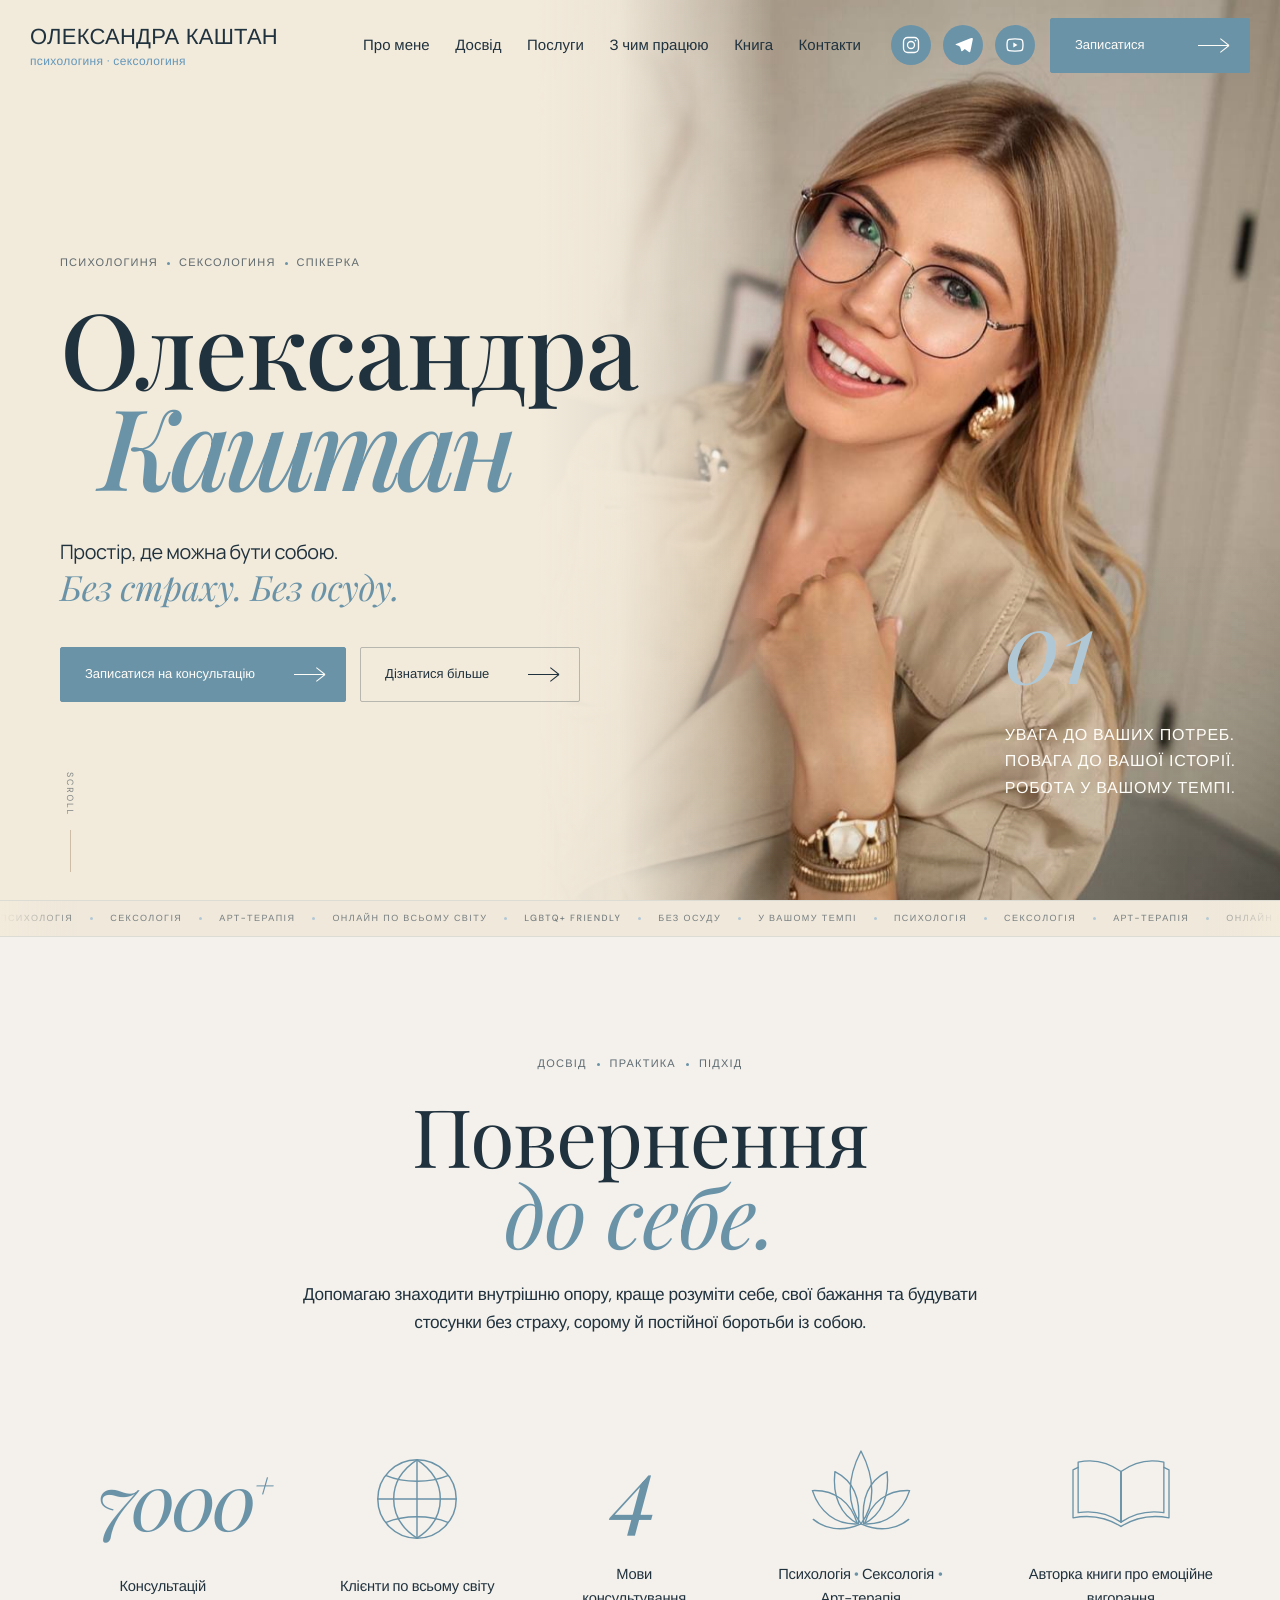
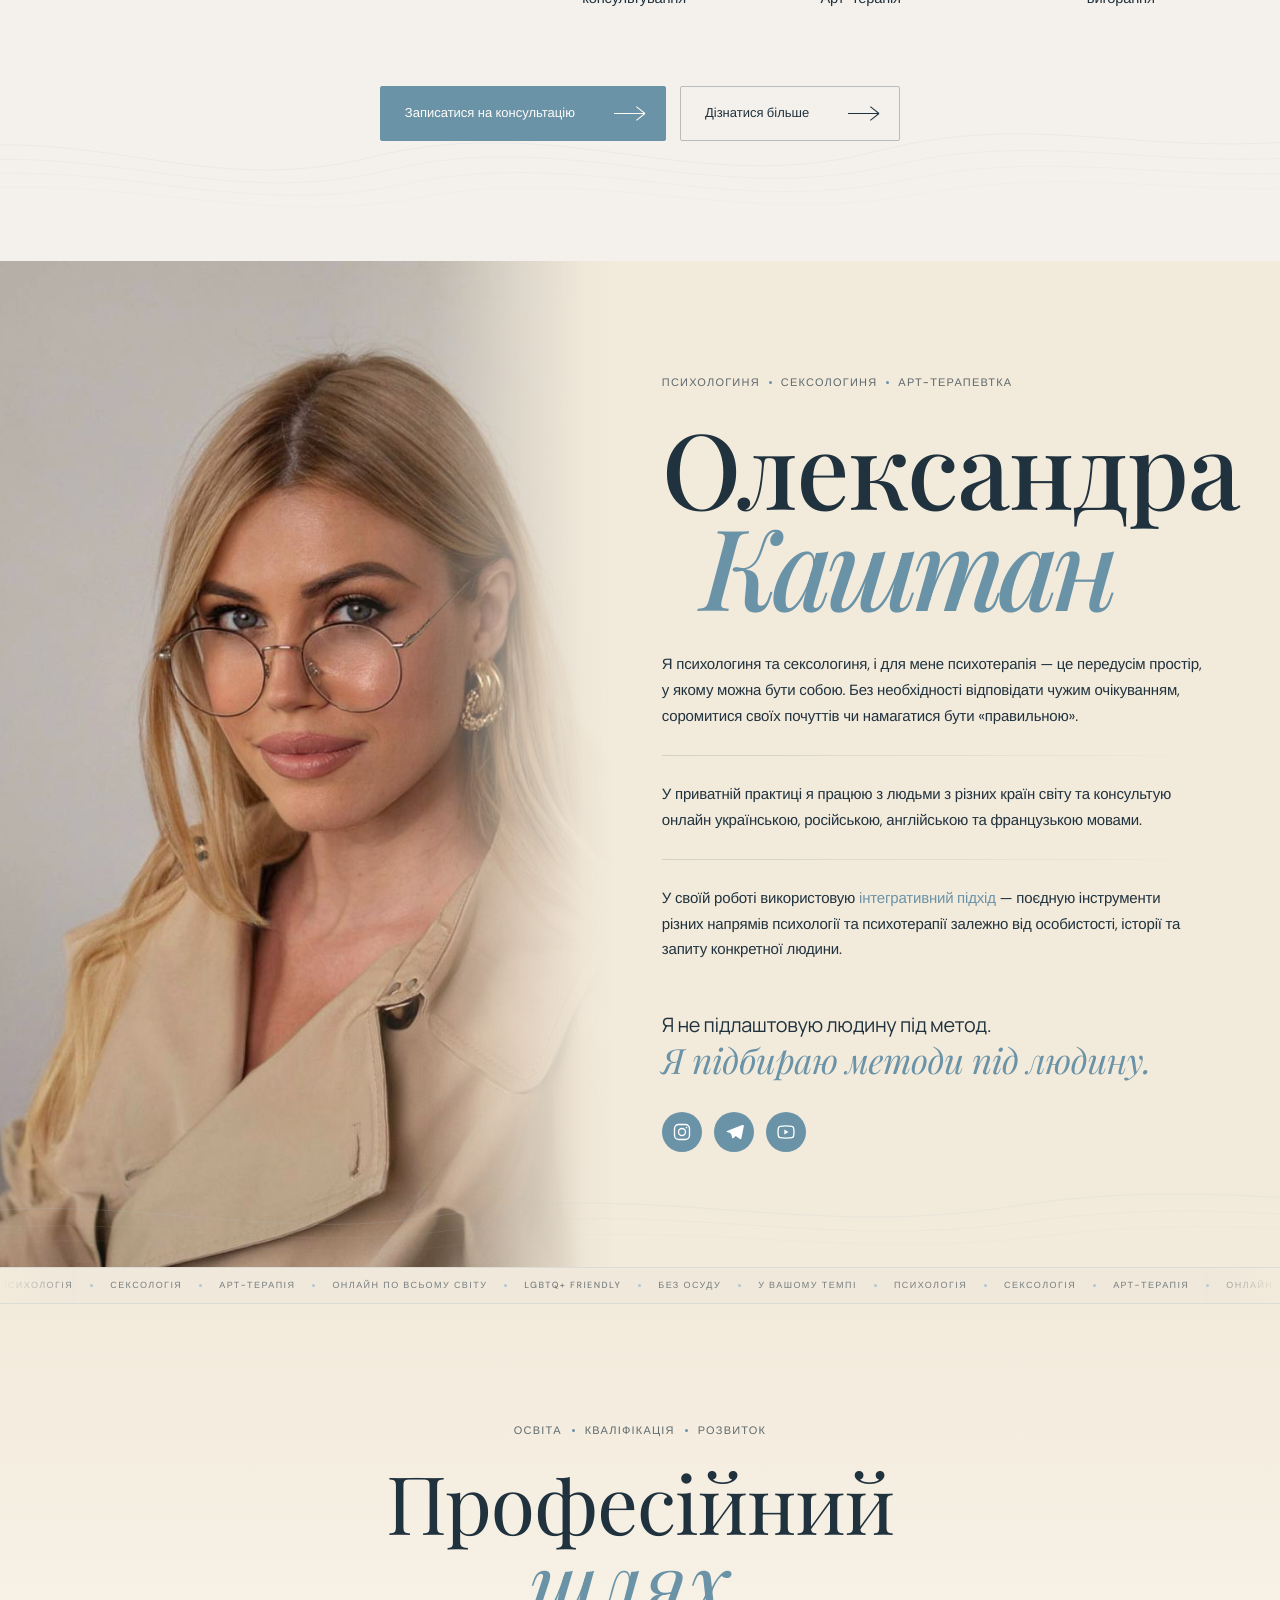
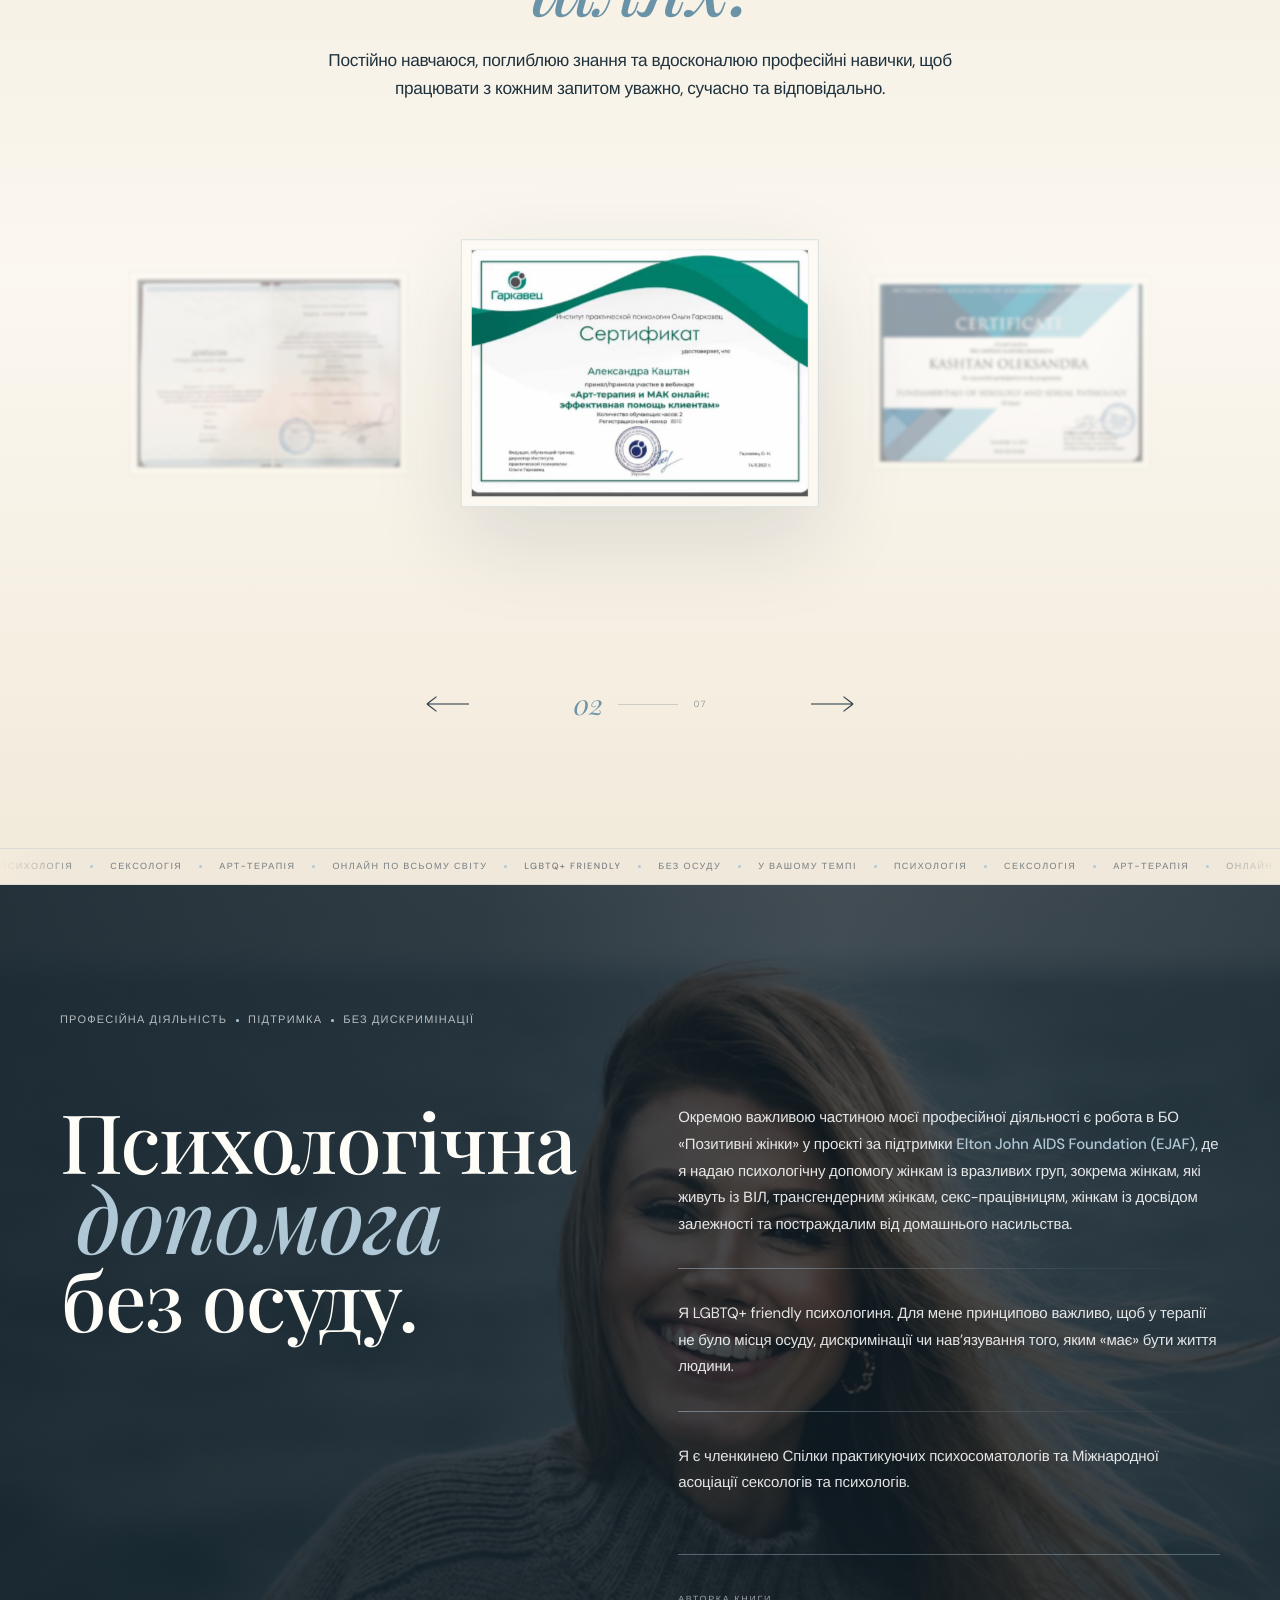
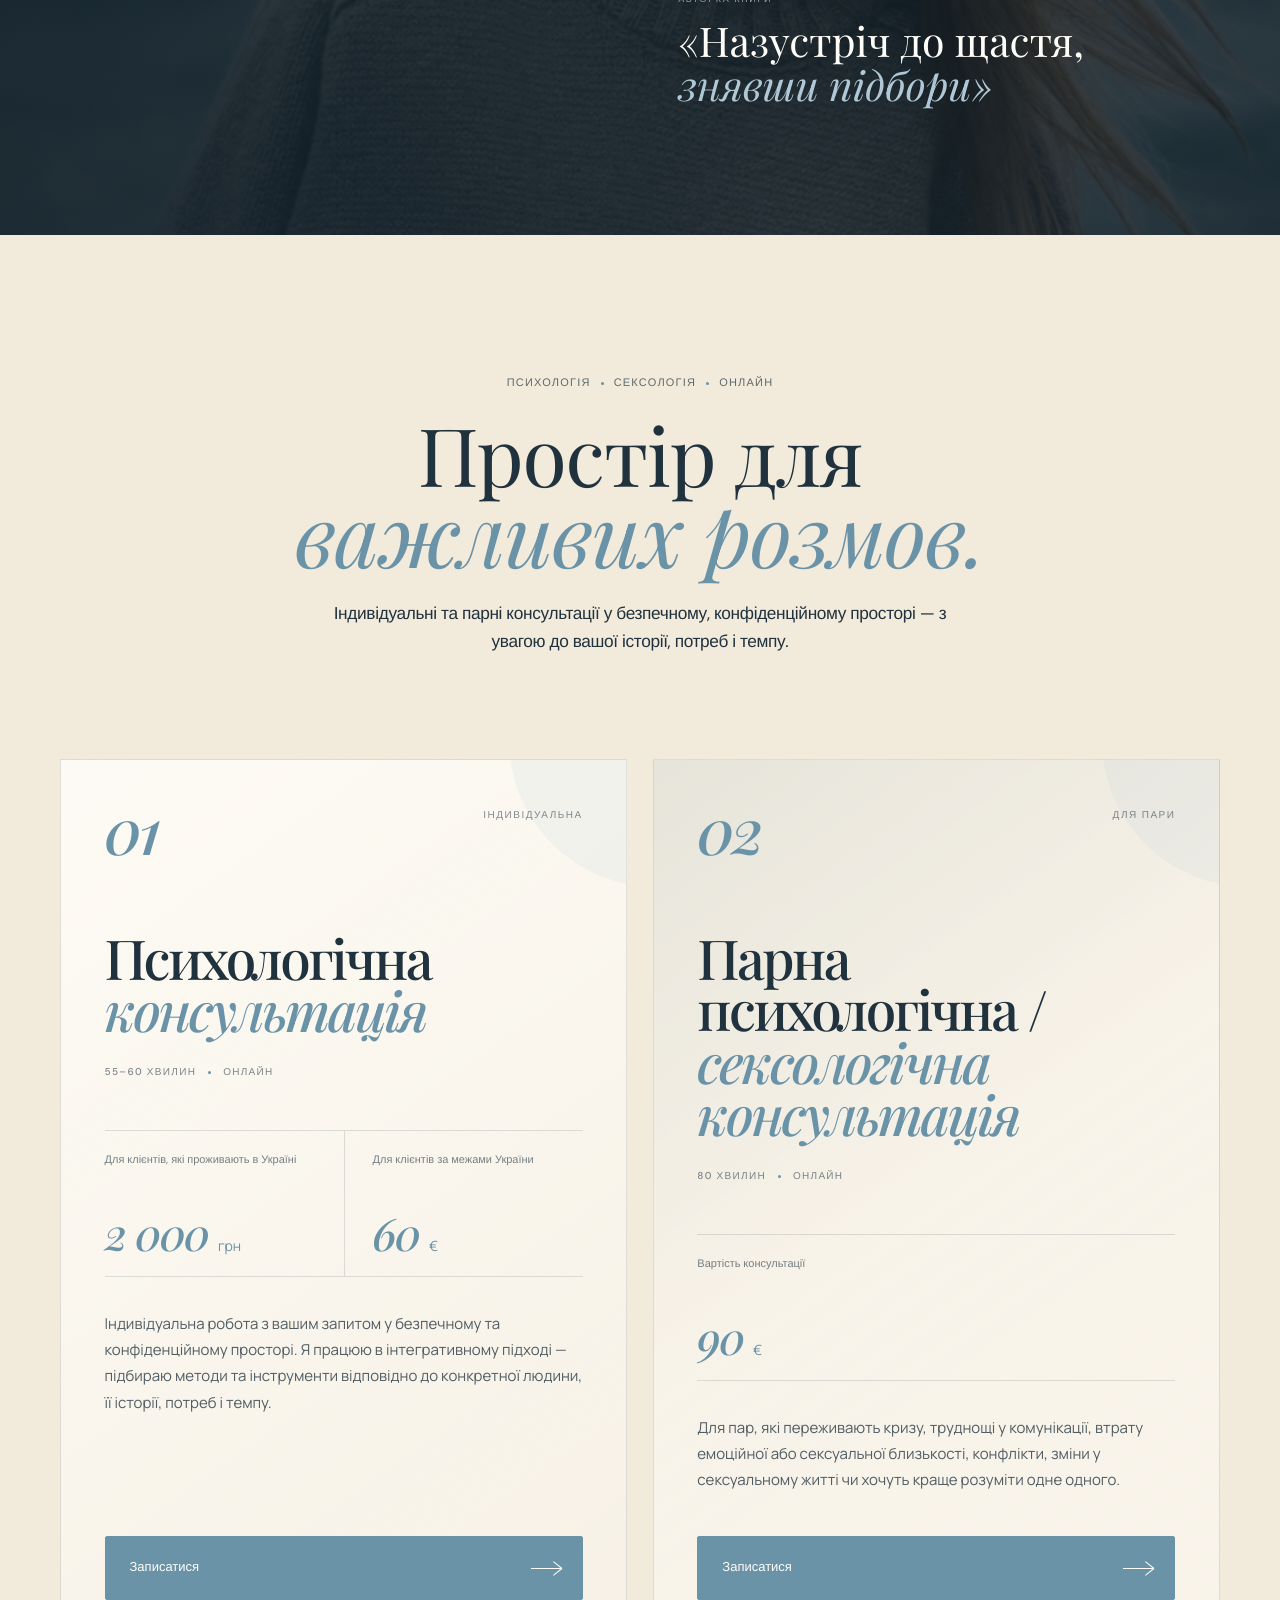
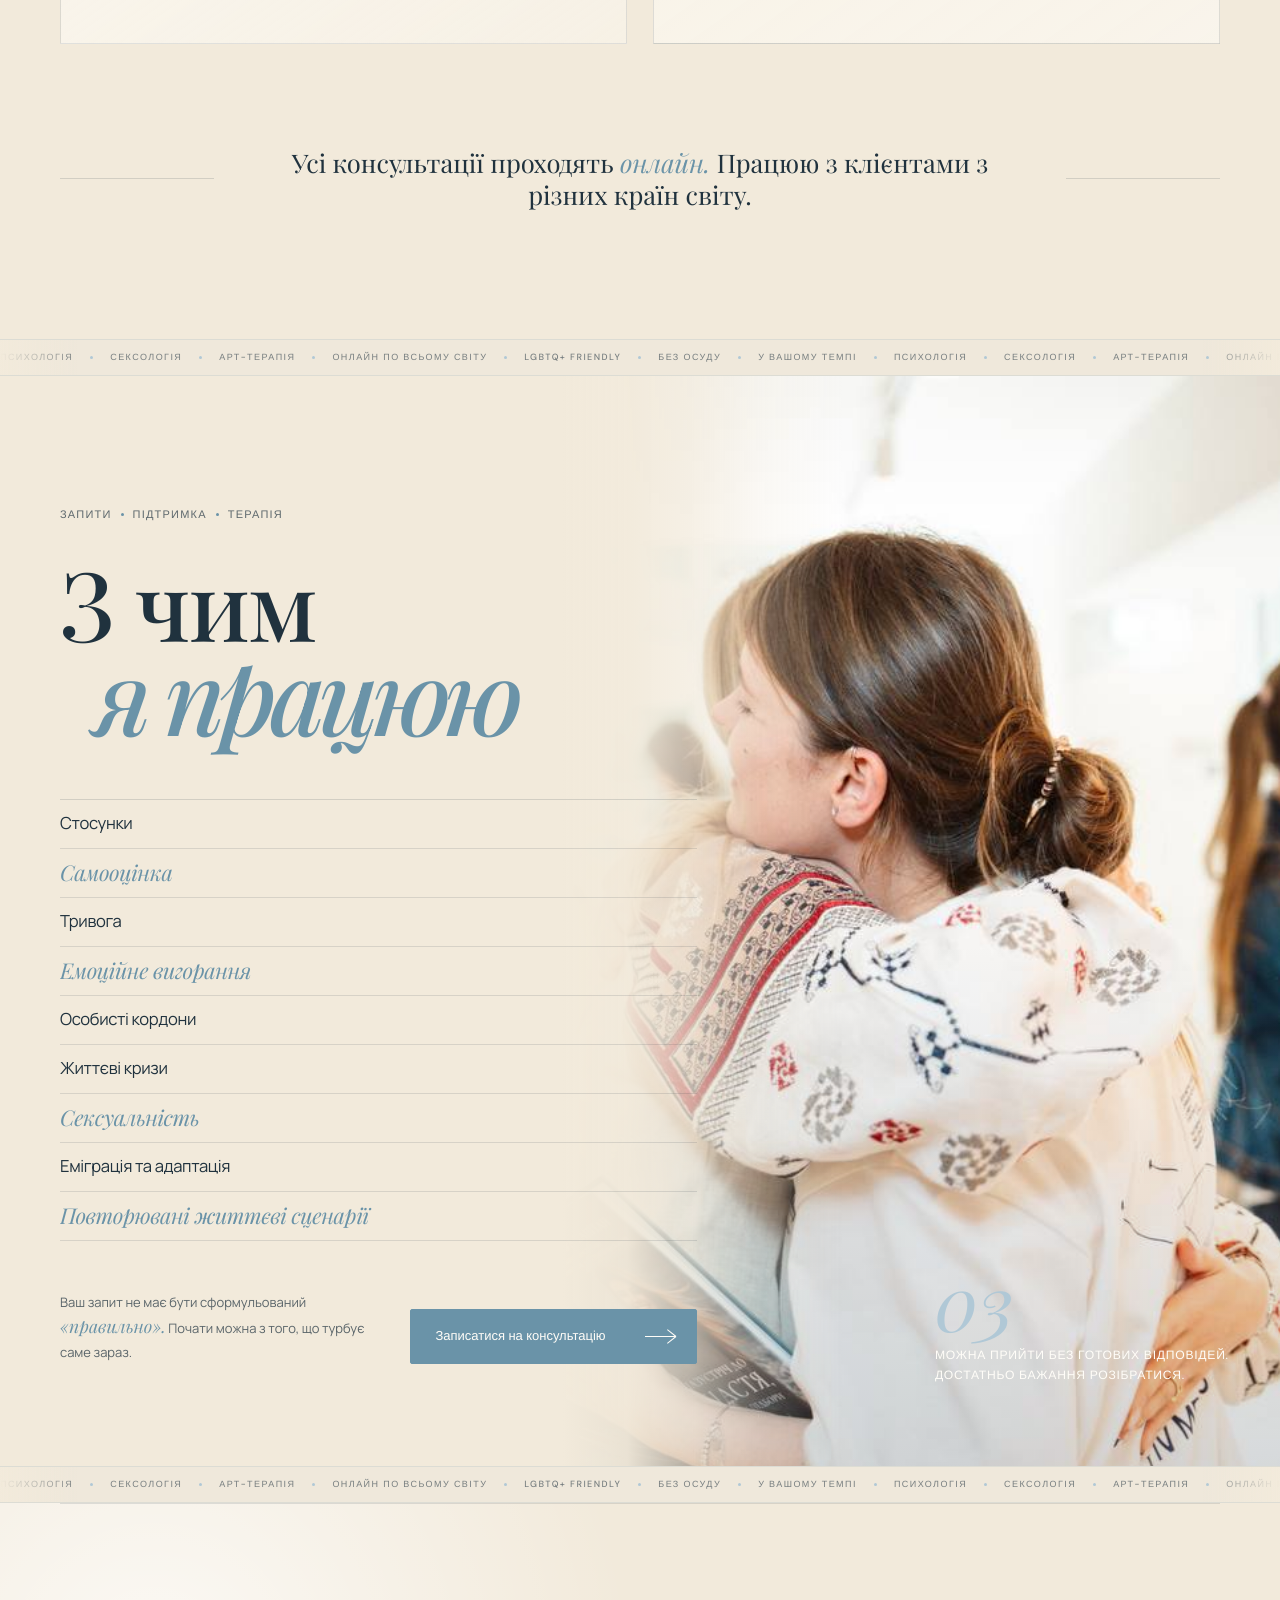
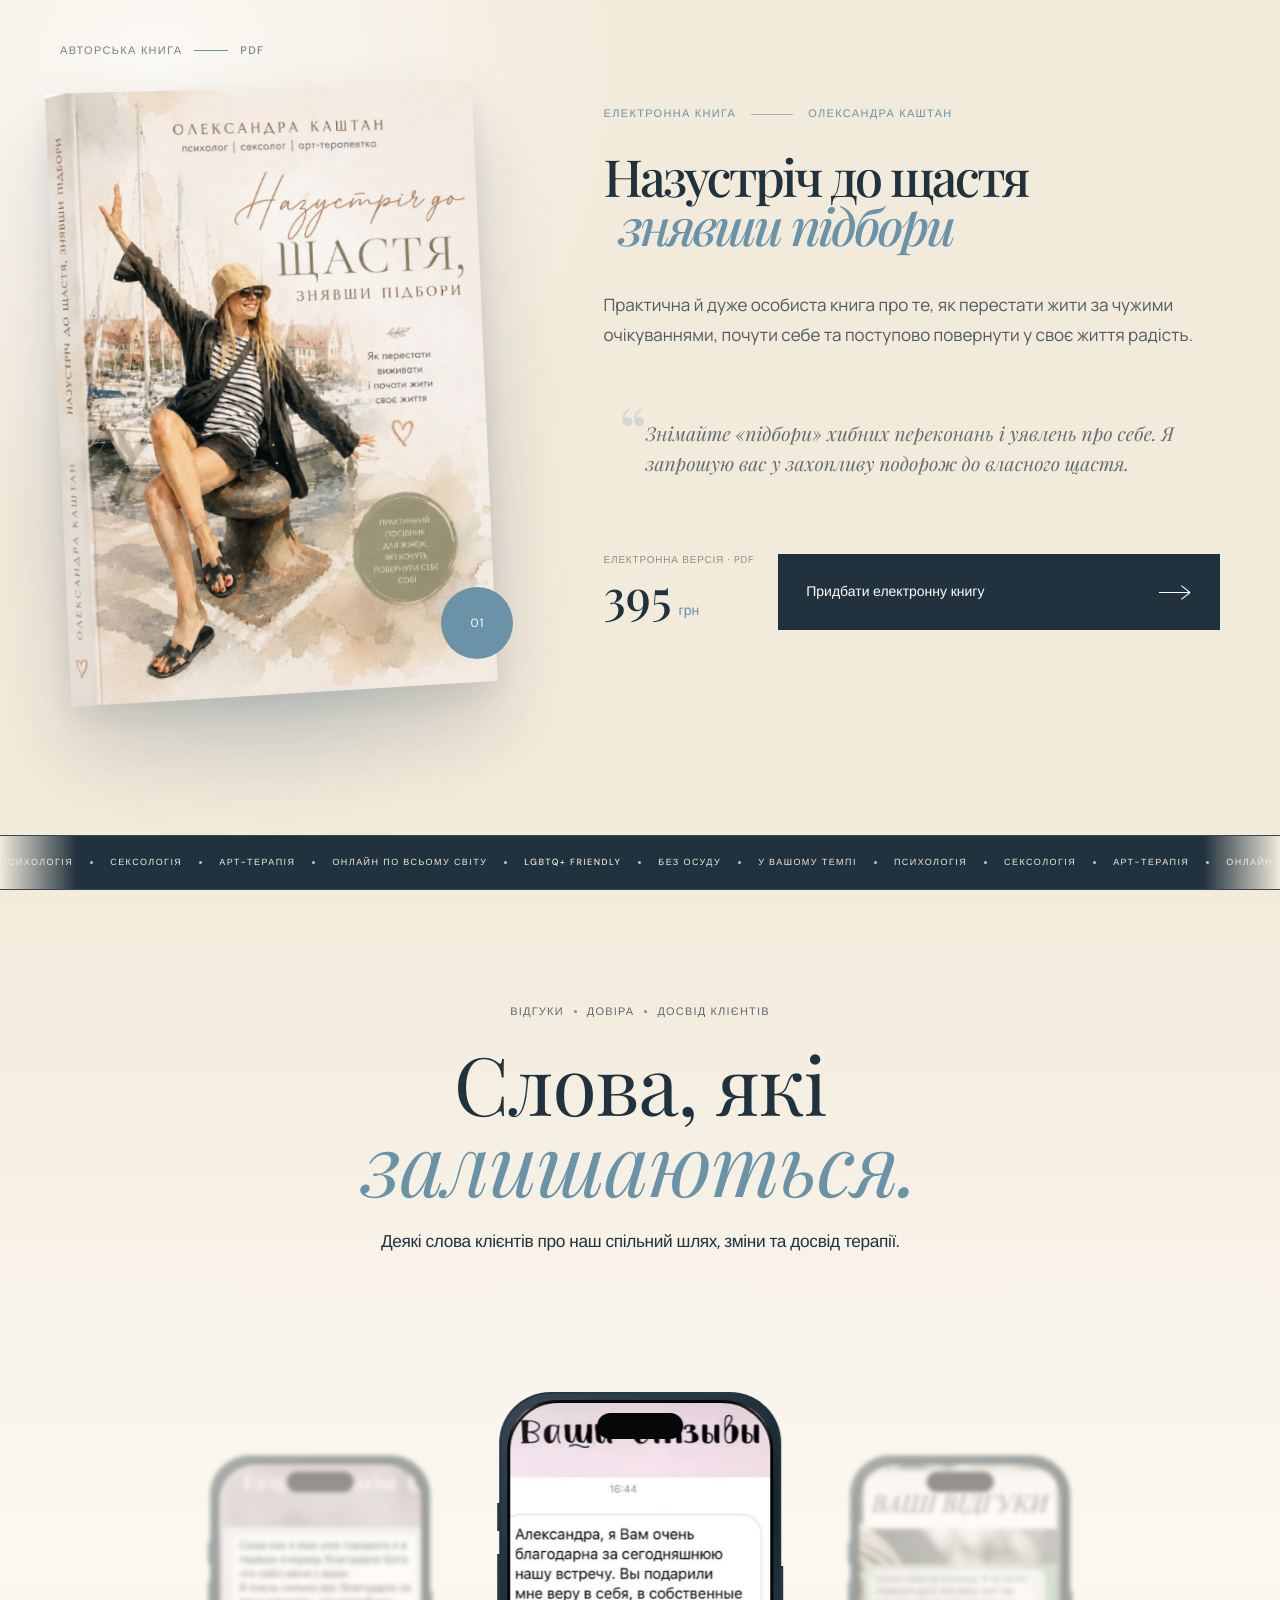
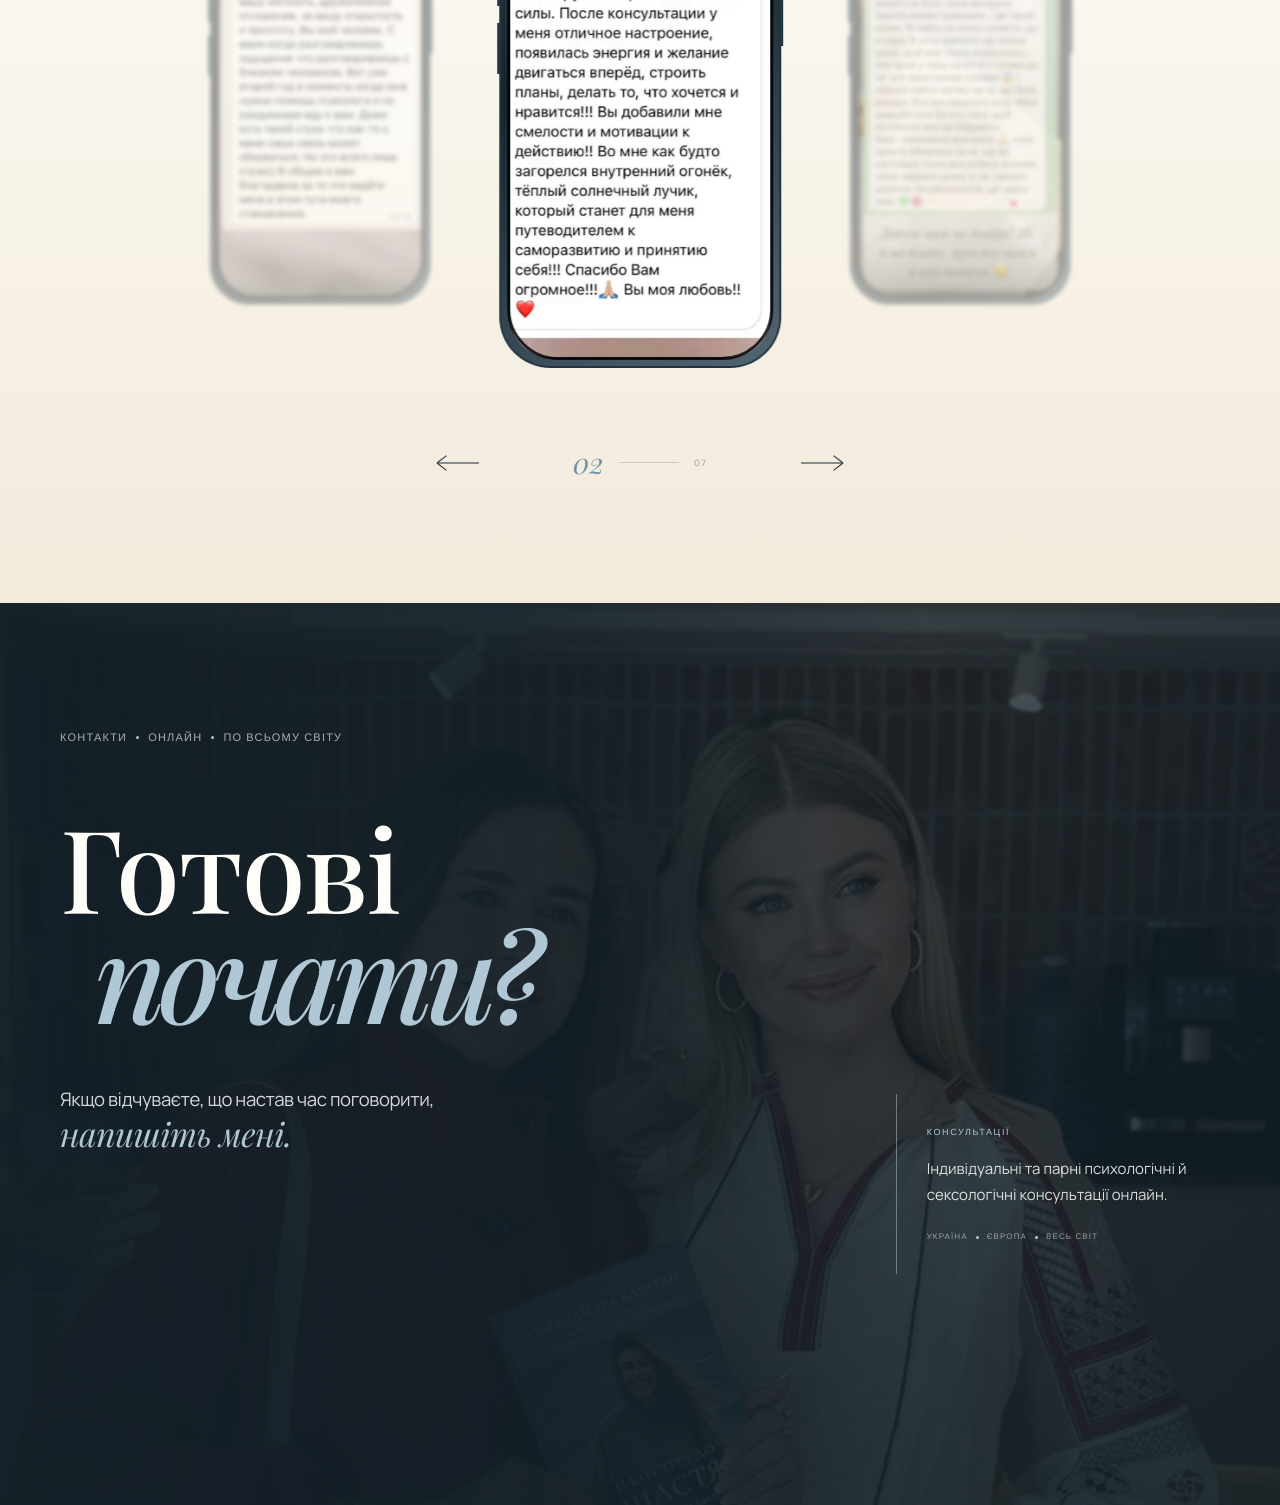
<file: index.html>
<!doctype html>
<html lang="uk">
  <head>
    <meta charset="utf-8" />
    <meta name="viewport" content="width=device-width, initial-scale=1" />
    <meta name="theme-color" content="#F2EADB" />
    <meta
      name="description"
      content="Олександра Каштан — психологиня, сексологиня, арт-терапевтка, авторка. Онлайн-консультації українською, англійською та французькою."
    />
    <title>Олександра Каштан — психологиня та сексологиня</title>
    <link rel="preconnect" href="https://fonts.googleapis.com" />
    <link rel="preconnect" href="https://fonts.gstatic.com" crossorigin />
    <link
      href="https://fonts.googleapis.com/css2?family=DM+Sans:wght@400;500;600&family=Manrope:wght@400;500;600&family=Playfair+Display:ital,wght@0,500;1,500&display=swap"
      rel="stylesheet"
    />
    <link rel="stylesheet" href="style.css" />
    <script src="app.js" defer></script>
  </head>
  <body>
    <div class="site-shell">
      <header class="site-header" data-header>
        <!-- LOGO -->
        <a
          class="brand"
          href="#top"
          aria-label="Олександра Каштан — на головну"
        >
          <span class="brand-copy">
            <strong>Олександра Каштан</strong>
            <small>психологиня · сексологиня</small>
          </span>
        </a>

        <!-- DESKTOP NAV -->
        <nav class="desktop-nav" aria-label="Основна навігація">
          <a href="#about"> Про мене </a>

          <a href="#expertise"> Досвід </a>

          <a href="#services"> Послуги </a>

          <a href="#for-whom"> З чим працюю </a>

          <a href="#book">Книга</a>

          <a href="#contacts"> Контакти </a>
        </nav>

        <!-- ACTIONS -->
        <div class="header-actions">
          <!-- SOCIALS DESKTOP -->
          <div class="socials socials--desktop" aria-label="Соціальні мережі">
            <!-- INSTAGRAM -->
            <a
              href="https://www.instagram.com/sashakashtan/"
              target="_blank"
              rel="noopener noreferrer"
              aria-label="Instagram"
              class="social-link"
            >
              <svg viewBox="0 0 24 24" aria-hidden="true">
                <rect x="3" y="3" width="18" height="18" rx="5" />

                <circle cx="12" cy="12" r="4.2" />

                <circle cx="17.4" cy="6.7" r="1" class="fill-dot" />
              </svg>
            </a>

            <!-- TELEGRAM -->
            <a
              href="https://t.me/Sasha_Kashtan"
              target="_blank"
              rel="noopener noreferrer"
              aria-label="Telegram"
              class="social-link"
            >
              <svg viewBox="0 0 24 24" aria-hidden="true">
                <path
                  class="telegram-fill"
                  d="
              M21 4
              3.7 10.7
              c-.9.4-.9 1 .1 1.3
              l4.4 1.4
              1.7 5.1
              c.2.7.1.9.8.9
              .5 0 .8-.2 1-.4
              l2.4-2.3
              5 3.7
              c.9.5 1.5.2 1.8-.9
              L23.8 5
              c.3-1.3-.5-1.8-1.5-1.4
              L21 4Z
            "
                />

                <path
                  d="
              m8.2 13.4
              10.4-6.5
              c.5-.3.9-.1.6.2
              l-8.6 7.8
              -.3 3.4
            "
                  class="inner-stroke"
                />
              </svg>
            </a>

            <!-- YOUTUBE -->
            <a
              href="#"
              target="_blank"
              rel="noopener noreferrer"
              aria-label="YouTube"
              class="social-link"
            >
              <svg viewBox="0 0 24 24" aria-hidden="true">
                <path
                  d="
              M21.1 7.2
              a2.8 2.8 0 0 0-2-2
              C17.3 4.7 12 4.7 12 4.7
              s-5.3 0-7.1.5
              a2.8 2.8 0 0 0-2 2
              A29 29 0 0 0 2.4 12
              a29 29 0 0 0 .5 4.8
              2.8 2.8 0 0 0 2 2
              c1.8.5 7.1.5 7.1.5
              s5.3 0 7.1-.5
              a2.8 2.8 0 0 0 2-2
              29 29 0 0 0 .5-4.8
              29 29 0 0 0-.5-4.8Z
            "
                />

                <path d="m10 9 5 3-5 3V9Z" class="fill-shape" />
              </svg>
            </a>
          </div>

          <!-- MAIN CTA -->
          <a
            class="btn btn--primary header-cta"
            href="https://t.me/Sasha_Kashtan"
            target="_blank"
            rel="noopener noreferrer"
          >
            <span>Записатися</span>

            <span class="btn-arrow" aria-hidden="true">
              <i></i>
            </span>
          </a>

          <!-- BURGER -->
          <button
            class="menu-toggle"
            type="button"
            aria-expanded="false"
            aria-controls="mobile-menu"
            aria-label="Відкрити меню"
            data-menu-toggle
          >
            <span></span>
            <span></span>
            <span></span>
          </button>
        </div>
      </header>

      <div
        class="mobile-menu"
        id="mobile-menu"
        data-mobile-menu
        aria-hidden="true"
      >
        <div class="mobile-menu__backdrop" data-menu-close></div>

        <div class="mobile-menu__panel">
          <!-- TOP -->
          <div class="mobile-menu__top">
            <span class="mobile-menu__eyebrow"> Навігація </span>

            <button
              class="menu-close"
              type="button"
              aria-label="Закрити меню"
              data-menu-close
            >
              <span></span>
              <span></span>
            </button>
          </div>

          <!-- MOBILE NAV -->
          <nav class="mobile-menu__nav" aria-label="Мобільна навігація">
            <a href="#about">
              <span>01</span>
              Про мене
            </a>

            <a href="#expertise">
              <span>02</span>
              Досвід
            </a>

            <a href="#services">
              <span>03</span>
              Послуги
            </a>

            <a href="#for-whom">
              <span>04</span>
              З чим працюю
            </a>

            <a href="#book">
              <span>05</span>
              Книга
            </a>

            <a href="#contacts">
              <span>06</span>
              Контакти
            </a>
          </nav>

          <!-- FOOTER -->
          <div class="mobile-menu__footer">
            <div class="socials" aria-label="Соціальні мережі">
              <!-- INSTAGRAM -->
              <a
                href="https://www.instagram.com/sashakashtan/"
                target="_blank"
                rel="noopener noreferrer"
                aria-label="Instagram"
                class="social-link"
              >
                <svg viewBox="0 0 24 24" aria-hidden="true">
                  <rect x="3" y="3" width="18" height="18" rx="5" />

                  <circle cx="12" cy="12" r="4.2" />

                  <circle cx="17.4" cy="6.7" r="1" class="fill-dot" />
                </svg>
              </a>

              <!-- TELEGRAM -->
              <a
                href="https://t.me/Sasha_Kashtan"
                target="_blank"
                rel="noopener noreferrer"
                aria-label="Telegram"
                class="social-link"
              >
                <svg viewBox="0 0 24 24" aria-hidden="true">
                  <path
                    class="telegram-fill"
                    d="
                M21 4
                3.7 10.7
                c-.9.4-.9 1 .1 1.3
                l4.4 1.4
                1.7 5.1
                c.2.7.1.9.8.9
                .5 0 .8-.2 1-.4
                l2.4-2.3
                5 3.7
                c.9.5 1.5.2 1.8-.9
                L23.8 5
                c.3-1.3-.5-1.8-1.5-1.4
                L21 4Z
              "
                  />

                  <path
                    d="
                m8.2 13.4
                10.4-6.5
                c.5-.3.9-.1.6.2
                l-8.6 7.8
                -.3 3.4
              "
                    class="inner-stroke"
                  />
                </svg>
              </a>

              <!-- YOUTUBE -->
              <a
                href="#"
                target="_blank"
                rel="noopener noreferrer"
                aria-label="YouTube"
                class="social-link"
              >
                <svg viewBox="0 0 24 24" aria-hidden="true">
                  <path
                    d="
                M21.1 7.2
                a2.8 2.8 0 0 0-2-2
                C17.3 4.7 12 4.7 12 4.7
                s-5.3 0-7.1.5
                a2.8 2.8 0 0 0-2 2
                A29 29 0 0 0 2.4 12
                a29 29 0 0 0 .5 4.8
                2.8 2.8 0 0 0 2 2
                c1.8.5 7.1.5 7.1.5
                s5.3 0 7.1-.5
                a2.8 2.8 0 0 0 2-2
                29 29 0 0 0 .5-4.8
                29 29 0 0 0-.5-4.8Z
              "
                  />

                  <path d="m10 9 5 3-5 3V9Z" class="fill-shape" />
                </svg>
              </a>
            </div>

            <a
              href="https://t.me/Sasha_Kashtan"
              target="_blank"
              rel="noopener noreferrer"
              class="mobile-menu__cta"
            >
              Записатися на консультацію
              <span>↗</span>
            </a>
          </div>
        </div>
      </div>

      <main id="top">
        <section class="hero" aria-labelledby="hero-title">
          <div class="hero-media" aria-hidden="true">
            <img src="img/hero.jpg" alt="" />
            <div class="hero-media__veil"></div>
          </div>

          <div class="hero-copy">
            <div class="hero-kicker reveal" data-reveal>
              <span>Психологиня</span><i></i><span>Сексологиня</span><i></i
              ><span>Спікерка</span>
            </div>

            <h1
              id="hero-title"
              class="hero-title"
              aria-label="Олександра Каштан"
            >
              <span class="hero-title__first reveal" data-reveal
                >Олександра</span
              >
              <span class="hero-title__last reveal" data-reveal>Каштан</span>
            </h1>

            <p class="hero-lead reveal" data-reveal>
              Простір, де можна бути собою. <em>Без страху. Без осуду.</em>
            </p>

            <div class="hero-actions reveal" data-reveal>
              <a class="btn btn--primary" href="https://t.me/Sasha_Kashtan">
                <span>Записатися на консультацію</span>
                <span class="btn-arrow" aria-hidden="true"><i></i></span>
              </a>
              <a class="btn btn--ghost" href="#about">
                <span>Дізнатися більше</span>
                <span class="btn-arrow" aria-hidden="true"><i></i></span>
              </a>
            </div>
          </div>

          <div class="hero-aside reveal" data-reveal>
            <span class="hero-aside__index">01</span>
            <p>
              УВАГА ДО ВАШИХ ПОТРЕБ.<br />
              ПОВАГА ДО ВАШОЇ ІСТОРІЇ.<br />
              РОБОТА У ВАШОМУ ТЕМПІ.
            </p>
          </div>

          <div class="hero-scroll" aria-hidden="true">
            <span>scroll</span>
            <i></i>
          </div>
        </section>
        <div class="marquee" aria-hidden="true">
          <div class="marquee__track">
            <div class="marquee__group">
              <span>Психологія</span>
              <i></i>
              <span>Сексологія</span>
              <i></i>
              <span>Арт-терапія</span>
              <i></i>
              <span>Онлайн по всьому світу</span>
              <i></i>
              <span>LGBTQ+ friendly</span>
              <i></i>
              <span>Без осуду</span>
              <i></i>
              <span>У вашому темпі</span>
              <i></i>
            </div>

            <div class="marquee__group" aria-hidden="true">
              <span>Психологія</span>
              <i></i>
              <span>Сексологія</span>
              <i></i>
              <span>Арт-терапія</span>
              <i></i>
              <span>Онлайн по всьому світу</span>
              <i></i>
              <span>LGBTQ+ friendly</span>
              <i></i>
              <span>Без осуду</span>
              <i></i>
              <span>У вашому темпі</span>
              <i></i>
            </div>
          </div>
        </div>

        <section class="expertise section" id="expertise">
          <div class="expertise__container">
            <div class="section-header">
              <div class="kicker reveal" data-reveal="">
                <span>Досвід</span>
                <i></i>
                <span>Практика</span>
                <i></i>
                <span>Підхід</span>
              </div>

              <h2 class="title reveal" data-reveal="">
                <span data-title-line>Повернення</span>
                <em data-title-line>до себе.</em>
              </h2>

              <div class="description reveal" data-reveal>
                <p>
                  Допомагаю знаходити внутрішню опору, краще розуміти себе, свої
                  бажання та будувати стосунки без страху, сорому й постійної
                  боротьби із собою.
                </p>
              </div>
            </div>

            <!-- FACTS -->
            <div class="expertise__facts" data-facts>
              <!-- 7000 -->
              <article class="expertise-fact">
                <div class="expertise-fact__visual">
                  <span class="expertise-number">7000<sup>+</sup></span>
                </div>

                <p class="expertise-fact__text">Консультацій</p>
              </article>

              <!-- WORLD -->
              <article class="expertise-fact">
                <div class="expertise-fact__visual">
                  <svg
                    class="expertise-icon expertise-icon--globe"
                    viewBox="0 0 120 120"
                    aria-hidden="true"
                  >
                    <circle class="draw" cx="60" cy="60" r="42" />

                    <path class="draw" d="M18 60H102" />

                    <path class="draw" d="M60 18V102" />

                    <path
                      class="draw"
                      d="
                M60 18
                C43 29 35 43 35 60
                C35 77 43 91 60 102
              "
                    />

                    <path
                      class="draw"
                      d="
                M60 18
                C77 29 85 43 85 60
                C85 77 77 91 60 102
              "
                    />

                    <path
                      class="draw"
                      d="
                M27 35
                C46 43 74 43 93 35
              "
                    />

                    <path
                      class="draw"
                      d="
                M27 85
                C46 77 74 77 93 85
              "
                    />
                  </svg>
                </div>

                <p class="expertise-fact__text">
                  Клієнти
                  <span>по всьому світу</span>
                </p>
              </article>

              <!-- 4 -->
              <article class="expertise-fact">
                <div class="expertise-fact__visual">
                  <span class="expertise-number expertise-number--four">4</span>
                </div>

                <p class="expertise-fact__text">
                  Мови
                  <span>консультування</span>
                </p>
              </article>

              <!-- LOTUS -->
              <article class="expertise-fact">
                <div class="expertise-fact__visual">
                  <svg
                    class="expertise-icon expertise-icon--lotus"
                    viewBox="0 0 140 120"
                    aria-hidden="true"
                  >
                    <!-- center -->
                    <path
                      class="draw"
                      d="
                M70 101
                C54 80 54 51 70 20
                C86 51 86 80 70 101
              "
                    />

                    <!-- left inner -->
                    <path
                      class="draw"
                      d="
                M67 101
                C47 91 38 70 41 43
                C61 53 70 73 67 101
              "
                    />

                    <!-- right inner -->
                    <path
                      class="draw"
                      d="
                M73 101
                C93 91 102 70 99 43
                C79 53 70 73 73 101
              "
                    />

                    <!-- left outer -->
                    <path
                      class="draw"
                      d="
                M66 101
                C42 102 24 88 16 64
                C41 63 59 77 66 101
              "
                    />

                    <!-- right outer -->
                    <path
                      class="draw"
                      d="
                M74 101
                C98 102 116 88 124 64
                C99 63 81 77 74 101
              "
                    />

                    <!-- bottom left -->
                    <path
                      class="draw"
                      d="
                M70 101
                C48 111 29 106 17 96
              "
                    />

                    <!-- bottom right -->
                    <path
                      class="draw"
                      d="
                M70 101
                C92 111 111 106 123 96
              "
                    />
                  </svg>
                </div>

                <p class="expertise-fact__text expertise-fact__text--services">
                  Психологія <b>•</b>
                  <span>Сексологія <b>•</b></span>
                  <span>Арт-терапія</span>
                </p>
              </article>

              <!-- BOOK -->
              <article class="expertise-fact">
                <div class="expertise-fact__visual">
                  <svg
                    class="expertise-icon expertise-icon--book"
                    viewBox="0 0 140 120"
                    aria-hidden="true"
                  >
                    <!-- outer pages -->
                    <path
                      class="draw"
                      d="
                M70 101
                C55 91 39 87 20 90
                V31
                C38 27 55 31 70 42
                Z
              "
                    />

                    <path
                      class="draw"
                      d="
                M70 101
                C85 91 101 87 120 90
                V31
                C102 27 85 31 70 42
                Z
              "
                    />

                    <!-- page layers -->
                    <path
                      class="draw"
                      d="
                M20 37
                L14 40
                V96
                C35 92 54 96 70 106
              "
                    />

                    <path
                      class="draw"
                      d="
                M120 37
                L126 40
                V96
                C105 92 86 96 70 106
              "
                    />

                    <!-- center -->
                    <path class="draw" d="M70 42V101" />
                  </svg>
                </div>

                <p class="expertise-fact__text">
                  Авторка книги
                  <span>про емоційне</span>
                  <span>вигорання</span>
                </p>
              </article>
            </div>
          </div>

          <!-- WAVES -->
          <div class="expertise-waves" aria-hidden="true">
            <svg viewBox="0 0 1800 180" preserveAspectRatio="none">
              <path
                d="M-100 100 C160 25 310 150 550 91 C800 30 970 145 1210 83 C1450 22 1600 116 1900 48"
              />

              <path
                d="M-100 116 C170 48 330 164 570 108 C810 51 985 157 1230 101 C1460 48 1640 132 1900 69"
              />

              <path
                d="M-100 132 C180 69 350 176 590 126 C830 75 1000 171 1250 119 C1480 72 1660 146 1900 91"
              />

              <path
                d="M-100 148 C190 91 370 186 610 143 C850 99 1020 183 1270 137 C1500 96 1680 160 1900 114"
              />
            </svg>
          </div>

          <!-- BOTTOM -->
          <div class="hero-actions hero-actions-center reveal" data-reveal="">
            <a class="btn btn--primary" href="https://t.me/Sasha_Kashtan">
              <span>Записатися на консультацію</span>
              <span class="btn-arrow" aria-hidden="true"><i></i></span>
            </a>
            <a class="btn btn--ghost" href="#about">
              <span>Дізнатися більше</span>
              <span class="btn-arrow" aria-hidden="true"><i></i></span>
            </a>
          </div>
        </section>
        <section class="about" id="about" aria-labelledby="about-title">
          <!-- IMAGE -->
          <div class="about-media" aria-hidden="true">
            <img src="img/about.jpg" alt="" class="about-media__image" />

            <div class="about-media__veil"></div>
          </div>

          <!-- CONTENT -->
          <div class="about-copy">
            <!-- same visual language as hero -->
            <div class="hero-kicker reveal" data-reveal>
              <span>Психологиня</span>
              <i></i>
              <span>Сексологиня</span>
              <i></i>
              <span>Арт-терапевтка</span>
            </div>

            <h2 class="hero-title" aria-label="Олександра Каштан">
              <span class="hero-title__first reveal" data-reveal
                >Олександра</span
              >
              <span class="hero-title__last reveal" data-reveal>Каштан</span>
            </h2>

            <div class="about-text">
              <p class="reveal" data-reveal>
                Я психологиня та сексологиня, і для мене психотерапія — це
                передусім простір, у якому можна бути собою. Без необхідності
                відповідати чужим очікуванням, соромитися своїх почуттів чи
                намагатися бути «правильною».
              </p>

              <div
                class="about-divider reveal"
                data-reveal
                aria-hidden="true"
              ></div>

              <p class="reveal" data-reveal>
                У приватній практиці я працюю з людьми з різних країн світу та
                консультую онлайн українською, російською, англійською та
                французькою мовами.
              </p>

              <div
                class="about-divider reveal"
                data-reveal
                aria-hidden="true"
              ></div>

              <p class="reveal" data-reveal>
                У своїй роботі використовую
                <strong>інтегративний підхід</strong> — поєдную інструменти
                різних напрямів психології та психотерапії залежно від
                особистості, історії та запиту конкретної людини.
              </p>
            </div>

            <p class="hero-lead reveal" data-reveal="">
              Я не підлаштовую людину під метод.
              <em>Я підбираю методи під людину.</em>
            </p>
            <div
              class="socials reveal"
              data-reveal=""
              aria-label="Соціальні мережі"
            >
              <a
                href="https://www.instagram.com/sashakashtan/"
                target="_blank"
                aria-label="Instagram"
                class="social-link"
              >
                <svg viewBox="0 0 24 24" aria-hidden="true">
                  <rect x="3" y="3" width="18" height="18" rx="5" />
                  <circle cx="12" cy="12" r="4.2" />
                  <circle cx="17.4" cy="6.7" r="1" class="fill-dot" />
                </svg>
              </a>

              <a
                href="https://t.me/Sasha_Kashtan"
                aria-label="Telegram"
                class="social-link"
              >
                <svg viewBox="0 0 24 24" aria-hidden="true">
                  <path
                    class="telegram-fill"
                    d="M21 4 3.7 10.7c-.9.4-.9 1 .1 1.3l4.4 1.4 1.7 5.1c.2.7.1.9.8.9.5 0 .8-.2 1-.4l2.4-2.3 5 3.7c.9.5 1.5.2 1.8-.9L23.8 5c.3-1.3-.5-1.8-1.5-1.4L21 4Z"
                  />

                  <path
                    d="m8.2 13.4 10.4-6.5c.5-.3.9-.1.6.2l-8.6 7.8-.3 3.4"
                    class="inner-stroke"
                  />
                </svg>
              </a>

              <a href="#" aria-label="YouTube" class="social-link">
                <svg viewBox="0 0 24 24" aria-hidden="true">
                  <path
                    d="M21.1 7.2a2.8 2.8 0 0 0-2-2C17.3 4.7 12 4.7 12 4.7s-5.3 0-7.1.5a2.8 2.8 0 0 0-2 2A29 29 0 0 0 2.4 12a29 29 0 0 0 .5 4.8 2.8 2.8 0 0 0 2 2c1.8.5 7.1.5 7.1.5s5.3 0 7.1-.5a2.8 2.8 0 0 0 2-2 29 29 0 0 0 .5-4.8 29 29 0 0 0-.5-4.8Z"
                  />

                  <path d="m10 9 5 3-5 3V9Z" class="fill-shape" />
                </svg>
              </a>
            </div>
          </div>

          <!-- subtle decorative lines -->
          <div class="about-lines" aria-hidden="true">
            <svg viewBox="0 0 1600 250" preserveAspectRatio="none">
              <path
                d="
          M-80 170
          C170 94 340 202 575 151
          C810 99 990 188 1230 139
          C1460 93 1600 152 1700 117
        "
              />

              <path
                d="
          M-80 193
          C170 125 355 218 590 172
          C830 125 1005 205 1245 162
          C1465 121 1620 174 1700 145
        "
              />

              <path
                d="
          M-80 214
          C190 151 370 233 610 193
          C850 152 1025 221 1270 182
          C1490 148 1635 192 1710 167
        "
              />
            </svg>
          </div>
        </section>
        <div class="marquee" aria-hidden="true">
          <div class="marquee__track">
            <div class="marquee__group">
              <span>Психологія</span>
              <i></i>
              <span>Сексологія</span>
              <i></i>
              <span>Арт-терапія</span>
              <i></i>
              <span>Онлайн по всьому світу</span>
              <i></i>
              <span>LGBTQ+ friendly</span>
              <i></i>
              <span>Без осуду</span>
              <i></i>
              <span>У вашому темпі</span>
              <i></i>
            </div>

            <div class="marquee__group" aria-hidden="true">
              <span>Психологія</span>
              <i></i>
              <span>Сексологія</span>
              <i></i>
              <span>Арт-терапія</span>
              <i></i>
              <span>Онлайн по всьому світу</span>
              <i></i>
              <span>LGBTQ+ friendly</span>
              <i></i>
              <span>Без осуду</span>
              <i></i>
              <span>У вашому темпі</span>
              <i></i>
            </div>
          </div>
        </div>
        <section
          class="certificates"
          id="certificates"
          aria-labelledby="certificates-title"
        >
          <div class="certificates__container">
            <!-- HEADER -->
            <div class="section-header">
              <div class="kicker reveal" data-reveal>
                <span>Освіта</span>
                <i></i>
                <span>Кваліфікація</span>
                <i></i>
                <span>Розвиток</span>
              </div>

              <h2 class="title reveal" data-reveal>
                <span data-title-line>Професійний</span>
                <em data-title-line>шлях.</em>
              </h2>

              <div class="description reveal" data-reveal>
                <p>
                  Постійно навчаюся, поглиблюю знання та вдосконалюю професійні
                  навички, щоб працювати з кожним запитом уважно, сучасно та
                  відповідально.
                </p>
              </div>
            </div>

            <!-- CAROUSEL -->
            <div class="certificates-slider" data-certificates-slider>
              <div
                class="certificates-slider__viewport"
                data-certificates-viewport
              >
                <div class="certificates-slider__track" data-certificates-track>
                  <!-- 01 -->
                  <article class="certificate-slide" data-certificate-slide>
                    <div class="certificate-slide__paper">
                      <img
                        src="img/certificates/certificate-1.jpg"
                        alt="Сертифікат Олександри Каштан 1"
                        loading="lazy"
                      />
                    </div>
                  </article>

                  <!-- 02 -->
                  <article class="certificate-slide" data-certificate-slide>
                    <div class="certificate-slide__paper">
                      <img
                        src="img/certificates/certificate-2.jpg"
                        alt="Сертифікат Олександри Каштан 2"
                        loading="lazy"
                      />
                    </div>
                  </article>

                  <!-- 03 -->
                  <article class="certificate-slide" data-certificate-slide>
                    <div class="certificate-slide__paper">
                      <img
                        src="img/certificates/certificate-3.jpg"
                        alt="Сертифікат Олександри Каштан 3"
                        loading="lazy"
                      />
                    </div>
                  </article>

                  <!-- 04 -->
                  <article class="certificate-slide" data-certificate-slide>
                    <div class="certificate-slide__paper">
                      <img
                        src="img/certificates/certificate-4.jpg"
                        alt="Сертифікат Олександри Каштан 4"
                        loading="lazy"
                      />
                    </div>
                  </article>

                  <!-- 05 -->
                  <article class="certificate-slide" data-certificate-slide>
                    <div class="certificate-slide__paper">
                      <img
                        src="img/certificates/certificate-5.jpg"
                        alt="Сертифікат Олександри Каштан 5"
                        loading="lazy"
                      />
                    </div>
                  </article>

                  <!-- 06 -->
                  <article class="certificate-slide" data-certificate-slide>
                    <div class="certificate-slide__paper">
                      <img
                        src="img/certificates/certificate-6.jpg"
                        alt="Сертифікат Олександри Каштан 6"
                        loading="lazy"
                      />
                    </div>
                  </article>

                  <!-- 07 -->
                  <article class="certificate-slide" data-certificate-slide>
                    <div class="certificate-slide__paper">
                      <img
                        src="img/certificates/certificate-7.jpg"
                        alt="Сертифікат Олександри Каштан 7"
                        loading="lazy"
                      />
                    </div>
                  </article>
                </div>
              </div>

              <!-- CONTROLS -->
              <div class="certificates-slider__controls">
                <button
                  class="certificate-arrow certificate-arrow--prev"
                  type="button"
                  aria-label="Попередній сертифікат"
                  data-certificate-prev
                >
                  <span></span>
                </button>

                <div class="certificates-counter" aria-live="polite">
                  <span data-certificate-current> 01 </span>

                  <i></i>

                  <span> 07 </span>
                </div>

                <button
                  class="certificate-arrow certificate-arrow--next"
                  type="button"
                  aria-label="Наступний сертифікат"
                  data-certificate-next
                >
                  <span></span>
                </button>
              </div>
            </div>
          </div>
        </section>
        <div class="marquee" aria-hidden="true">
          <div class="marquee__track">
            <div class="marquee__group">
              <span>Психологія</span>
              <i></i>
              <span>Сексологія</span>
              <i></i>
              <span>Арт-терапія</span>
              <i></i>
              <span>Онлайн по всьому світу</span>
              <i></i>
              <span>LGBTQ+ friendly</span>
              <i></i>
              <span>Без осуду</span>
              <i></i>
              <span>У вашому темпі</span>
              <i></i>
            </div>

            <div class="marquee__group" aria-hidden="true">
              <span>Психологія</span>
              <i></i>
              <span>Сексологія</span>
              <i></i>
              <span>Арт-терапія</span>
              <i></i>
              <span>Онлайн по всьому світу</span>
              <i></i>
              <span>LGBTQ+ friendly</span>
              <i></i>
              <span>Без осуду</span>
              <i></i>
              <span>У вашому темпі</span>
              <i></i>
            </div>
          </div>
        </div>
        <section class="impact-section" id="impact">
          <div class="impact-media" aria-hidden="true">
            <img src="img/impact.png" alt="" />
            <div class="impact-media__overlay"></div>
          </div>

          <div class="impact-container">
            <div class="impact-kicker hero-kicker reveal" data-reveal>
              <span>Професійна діяльність</span>
              <i></i>
              <span>Підтримка</span>
              <i></i>
              <span>Без дискримінації</span>
            </div>

            <div class="impact-layout">
              <div class="impact-intro">
                <h2 class="impact-title">
                  <span class="impact-title__line reveal" data-reveal>
                    Психологічна
                  </span>

                  <em class="impact-title__line reveal" data-reveal>
                    допомога
                  </em>

                  <span class="impact-title__line reveal" data-reveal>
                    без осуду.
                  </span>
                </h2>
              </div>

              <div class="impact-content">
                <p class="impact-text reveal" data-reveal>
                  Окремою важливою частиною моєї професійної діяльності є робота
                  в БО «Позитивні жінки» у проєкті за підтримки
                  <strong>Elton John AIDS Foundation (EJAF)</strong>, де я надаю
                  психологічну допомогу жінкам із вразливих груп, зокрема
                  жінкам, які живуть із ВІЛ, трансгендерним жінкам,
                  секс-працівницям, жінкам із досвідом залежності та
                  постраждалим від домашнього насильства.
                </p>

                <div class="impact-rule reveal" data-reveal></div>

                <p class="impact-text reveal" data-reveal>
                  Я LGBTQ+ friendly психологиня. Для мене принципово важливо,
                  щоб у терапії не було місця осуду, дискримінації чи
                  нав’язування того, яким «має» бути життя людини.
                </p>

                <div class="impact-rule reveal" data-reveal></div>

                <p class="impact-text reveal" data-reveal>
                  Я є членкинею Спілки практикуючих психосоматологів та
                  Міжнародної асоціації сексологів та психологів.
                </p>

                <div class="impact-book reveal" data-reveal>
                  <span class="impact-book__label"> Авторка книги </span>

                  <p>
                    «Назустріч до щастя,
                    <em>знявши підбори»</em>
                  </p>
                </div>
              </div>
            </div>
          </div>
        </section>

        <section class="consultations section" id="services">
          <div class="consultations__container">
            <!-- HEADER -->
            <div class="section-header consultations__header">
              <div class="kicker reveal" data-reveal>
                <span>Психологія</span>
                <i></i>
                <span>Сексологія</span>
                <i></i>
                <span>Онлайн</span>
              </div>

              <h2 class="title reveal" data-reveal>
                <span data-title-line>Простір для</span>
                <em data-title-line>важливих розмов.</em>
              </h2>

              <div class="description reveal" data-reveal>
                <p>
                  Індивідуальні та парні консультації у безпечному,
                  конфіденційному просторі — з увагою до вашої історії, потреб і
                  темпу.
                </p>
              </div>
            </div>

            <!-- CARDS -->
            <div class="consultations__grid">
              <!-- INDIVIDUAL -->
              <article class="consultation-card reveal" data-reveal>
                <div class="consultation-card__top">
                  <span class="consultation-card__number">01</span>

                  <span class="consultation-card__type"> Індивідуальна </span>
                </div>

                <div class="consultation-card__content">
                  <h3 class="consultation-card__title">
                    Психологічна
                    <em>консультація</em>
                  </h3>

                  <div class="consultation-card__meta">
                    <span>55–60 хвилин</span>
                    <i></i>
                    <span>онлайн</span>
                  </div>

                  <div class="consultation-card__prices">
                    <div class="consultation-price">
                      <span class="consultation-price__label">
                        Для клієнтів, які проживають в Україні
                      </span>

                      <strong>2 000 <small>грн</small></strong>
                    </div>

                    <div class="consultation-price">
                      <span class="consultation-price__label">
                        Для клієнтів за межами України
                      </span>

                      <strong>60 <small>€</small></strong>
                    </div>
                  </div>

                  <p class="consultation-card__text">
                    Індивідуальна робота з вашим запитом у безпечному та
                    конфіденційному просторі. Я працюю в інтегративному підході
                    — підбираю методи та інструменти відповідно до конкретної
                    людини, її історії, потреб і темпу.
                  </p>
                </div>

                <div class="consultation-card__footer">
                  <a
                    class="btn btn--primary consultation-card__button"
                    href="https://t.me/Sasha_Kashtan"
                    target="_blank"
                    rel="noopener"
                  >
                    <span>Записатися</span>

                    <span class="btn-arrow" aria-hidden="true">
                      <i></i>
                    </span>
                  </a>
                </div>
              </article>

              <!-- COUPLE -->
              <article
                class="consultation-card consultation-card--accent reveal"
                data-reveal
              >
                <div class="consultation-card__top">
                  <span class="consultation-card__number">02</span>

                  <span class="consultation-card__type"> Для пари </span>
                </div>

                <div class="consultation-card__content">
                  <h3 class="consultation-card__title">
                    Парна психологічна /
                    <em>сексологічна консультація</em>
                  </h3>

                  <div class="consultation-card__meta">
                    <span>80 хвилин</span>
                    <i></i>
                    <span>онлайн</span>
                  </div>

                  <div class="consultation-card__prices">
                    <div class="consultation-price consultation-price--single">
                      <span class="consultation-price__label">
                        Вартість консультації
                      </span>

                      <strong>90 <small>€</small></strong>
                    </div>
                  </div>

                  <p class="consultation-card__text">
                    Для пар, які переживають кризу, труднощі у комунікації,
                    втрату емоційної або сексуальної близькості, конфлікти,
                    зміни у сексуальному житті чи хочуть краще розуміти одне
                    одного.
                  </p>
                </div>

                <div class="consultation-card__footer">
                  <a
                    class="btn btn--primary consultation-card__button"
                    href="https://t.me/Sasha_Kashtan"
                    target="_blank"
                    rel="noopener"
                  >
                    <span>Записатися</span>

                    <span class="btn-arrow" aria-hidden="true">
                      <i></i>
                    </span>
                  </a>
                </div>
              </article>
            </div>

            <!-- BOTTOM NOTE -->
            <div class="consultations__note reveal" data-reveal>
              <span class="consultations__note-line"></span>

              <p>
                Усі консультації проходять
                <em>онлайн.</em>
                Працюю з клієнтами з різних країн світу.
              </p>

              <span class="consultations__note-line"></span>
            </div>
          </div>
        </section>
        <div class="marquee" aria-hidden="true">
          <div class="marquee__track">
            <div class="marquee__group">
              <span>Психологія</span>
              <i></i>
              <span>Сексологія</span>
              <i></i>
              <span>Арт-терапія</span>
              <i></i>
              <span>Онлайн по всьому світу</span>
              <i></i>
              <span>LGBTQ+ friendly</span>
              <i></i>
              <span>Без осуду</span>
              <i></i>
              <span>У вашому темпі</span>
              <i></i>
            </div>

            <div class="marquee__group" aria-hidden="true">
              <span>Психологія</span>
              <i></i>
              <span>Сексологія</span>
              <i></i>
              <span>Арт-терапія</span>
              <i></i>
              <span>Онлайн по всьому світу</span>
              <i></i>
              <span>LGBTQ+ friendly</span>
              <i></i>
              <span>Без осуду</span>
              <i></i>
              <span>У вашому темпі</span>
              <i></i>
            </div>
          </div>
        </div>

        <section
          class="work-with"
          id="for-whom"
          aria-labelledby="work-with-title"
        >
          <!-- PHOTO -->
          <div class="work-with__media" aria-hidden="true">
            <img src="img/work.jpg" alt="" />

            <div class="work-with__veil"></div>
          </div>

          <!-- CONTENT -->
          <div class="work-with__copy">
            <div class="hero-kicker work-with__kicker reveal" data-reveal>
              <span>Запити</span>
              <i></i>
              <span>Підтримка</span>
              <i></i>
              <span>Терапія</span>
            </div>

            <h2
              class="work-with__title"
              id="work-with-title"
              aria-label="З чим я працюю"
            >
              <span class="work-with__title-first reveal" data-reveal>
                З чим
              </span>

              <em class="work-with__title-last reveal" data-reveal>
                я працюю
              </em>
            </h2>

            <!-- TOPICS -->
            <div class="work-with__topics reveal" data-reveal>
              <div class="work-topic">
                <span>Стосунки</span>
              </div>

              <div class="work-topic work-topic--accent">
                <span>Самооцінка</span>
              </div>

              <div class="work-topic">
                <span>Тривога</span>
              </div>

              <div class="work-topic work-topic--accent">
                <span>Емоційне вигорання</span>
              </div>

              <div class="work-topic">
                <span>Особисті кордони</span>
              </div>

              <div class="work-topic">
                <span>Життєві кризи</span>
              </div>

              <div class="work-topic work-topic--accent">
                <span>Сексуальність</span>
              </div>

              <div class="work-topic">
                <span>Еміграція та адаптація</span>
              </div>

              <div class="work-topic work-topic--accent">
                <span>Повторювані життєві сценарії</span>
              </div>
            </div>

            <div class="work-with__bottom reveal" data-reveal>
              <p>
                Ваш запит не має бути сформульований
                <em>«правильно».</em>
                Почати можна з того, що турбує саме зараз.
              </p>

              <a
                class="btn btn--primary"
                href="https://t.me/Sasha_Kashtan"
                target="_blank"
                rel="noopener noreferrer"
              >
                <span>Записатися на консультацію</span>

                <span class="btn-arrow" aria-hidden="true">
                  <i></i>
                </span>
              </a>
            </div>
          </div>

          <!-- IMAGE CAPTION -->
          <div class="work-with__aside reveal" data-reveal>
            <span class="work-with__aside-number">03</span>

            <p>
              МОЖНА ПРИЙТИ БЕЗ ГОТОВИХ ВІДПОВІДЕЙ.<br />
              ДОСТАТНЬО БАЖАННЯ РОЗІБРАТИСЯ.
            </p>
          </div>
        </section>
        <div class="marquee" aria-hidden="true">
          <div class="marquee__track">
            <div class="marquee__group">
              <span>Психологія</span>
              <i></i>
              <span>Сексологія</span>
              <i></i>
              <span>Арт-терапія</span>
              <i></i>
              <span>Онлайн по всьому світу</span>
              <i></i>
              <span>LGBTQ+ friendly</span>
              <i></i>
              <span>Без осуду</span>
              <i></i>
              <span>У вашому темпі</span>
              <i></i>
            </div>

            <div class="marquee__group" aria-hidden="true">
              <span>Психологія</span>
              <i></i>
              <span>Сексологія</span>
              <i></i>
              <span>Арт-терапія</span>
              <i></i>
              <span>Онлайн по всьому світу</span>
              <i></i>
              <span>LGBTQ+ friendly</span>
              <i></i>
              <span>Без осуду</span>
              <i></i>
              <span>У вашому темпі</span>
              <i></i>
            </div>
          </div>
        </div>

        <!-- =========================================================
     BOOK
========================================================= -->
        <section class="book-section" id="book" aria-labelledby="book-title">
          <div class="book-section__inner">
            <!-- LEFT / BOOK VISUAL -->
            <div class="book-visual reveal" data-reveal>
              <div class="book-visual__label">
                <span>Авторська книга</span>
                <i></i>
                <span>PDF</span>
              </div>

              <div class="book-cover-wrap">
                <div class="book-cover-glow"></div>

                <img
                  class="book-cover"
                  src="img/book-cover.png"
                  alt="Обкладинка книги «Назустріч до щастя, знявши підбори»"
                />

                <span class="book-cover__number">01</span>
              </div>
            </div>

            <!-- RIGHT / CONTENT -->
            <div class="book-content">
              <div class="book-eyebrow reveal" data-reveal>
                <span>Електронна книга</span>
                <span class="book-eyebrow__line"></span>
                <span>Олександра Каштан</span>
              </div>

              <h2 class="book-title reveal" data-reveal id="book-title">
                Назустріч до щастя
                <em>знявши підбори</em>
              </h2>

              <p class="book-lead reveal" data-reveal>
                Практична й дуже особиста книга про те, як перестати жити за
                чужими очікуваннями, почути себе та поступово повернути у своє
                життя радість.
              </p>

              <div class="book-quote reveal" data-reveal>
                <span class="book-quote__mark">“</span>

                <p>
                  Знімайте «підбори» хибних переконань і уявлень про себе. Я
                  запрошую вас у захопливу подорож до власного щастя.
                </p>
              </div>

              <!-- PURCHASE -->
              <div class="book-purchase reveal" data-reveal>
                <div class="book-price">
                  <span class="book-price__label">Електронна версія · PDF</span>

                  <div class="book-price__value">
                    <strong>395</strong>
                    <span>грн</span>
                  </div>
                </div>

                <a
                  class="book-buy"
                  href="https://secure.wayforpay.com/payment/nazustrich-do-shchastia"
                  target="_blank"
                  rel="noopener noreferrer"
                >
                  <span class="book-buy__text">
                    Придбати електронну книгу
                  </span>
                  <span class="btn-arrow" aria-hidden="true">
                    <i></i>
                  </span>
                </a>
              </div>
            </div>
          </div>
        </section>

        <div class="marquee marquee-dark" aria-hidden="true">
          <div class="marquee__track">
            <div class="marquee__group">
              <span>Психологія</span>
              <i></i>
              <span>Сексологія</span>
              <i></i>
              <span>Арт-терапія</span>
              <i></i>
              <span>Онлайн по всьому світу</span>
              <i></i>
              <span>LGBTQ+ friendly</span>
              <i></i>
              <span>Без осуду</span>
              <i></i>
              <span>У вашому темпі</span>
              <i></i>
            </div>

            <div class="marquee__group" aria-hidden="true">
              <span>Психологія</span>
              <i></i>
              <span>Сексологія</span>
              <i></i>
              <span>Арт-терапія</span>
              <i></i>
              <span>Онлайн по всьому світу</span>
              <i></i>
              <span>LGBTQ+ friendly</span>
              <i></i>
              <span>Без осуду</span>
              <i></i>
              <span>У вашому темпі</span>
              <i></i>
            </div>
          </div>
        </div>
        <section
          class="reviews-section"
          id="reviews"
          aria-labelledby="reviews-title"
        >
          <div class="reviews-container">
            <div class="section-header reviews-header">
              <div class="kicker reveal" data-reveal>
                <span>Відгуки</span>
                <i></i>
                <span>Довіра</span>
                <i></i>
                <span>Досвід клієнтів</span>
              </div>

              <h2 class="title reveal" data-reveal id="reviews-title">
                <span data-title-line>Слова, які</span>
                <em data-title-line>залишаються.</em>
              </h2>

              <div class="description reveal" data-reveal>
                <p>
                  Деякі слова клієнтів про наш спільний шлях, зміни та досвід
                  терапії.
                </p>
              </div>
            </div>

            <div
              class="reviews-slider"
              data-reviews-slider
              tabindex="0"
              aria-label="Відгуки клієнтів"
            >
              <div class="reviews-slider__viewport" data-reviews-viewport>
                <div class="reviews-slider__track">
                  <!-- 01 -->
                  <article class="review-slide" data-review-slide>
                    <div class="iphone">
                      <div class="iphone__frame">
                        <div class="iphone__screen">
                          <img
                            src="img/reviews/review-1.jpg"
                            alt="Відгук клієнта 1"
                            loading="lazy"
                          />
                        </div>

                        <div class="iphone__island"></div>

                        <span
                          class="iphone__button iphone__button--left-1"
                        ></span>
                        <span
                          class="iphone__button iphone__button--left-2"
                        ></span>
                        <span
                          class="iphone__button iphone__button--left-3"
                        ></span>
                        <span
                          class="iphone__button iphone__button--right"
                        ></span>
                      </div>
                    </div>
                  </article>

                  <!-- 02 -->
                  <article class="review-slide" data-review-slide>
                    <div class="iphone">
                      <div class="iphone__frame">
                        <div class="iphone__screen">
                          <img
                            src="img/reviews/review-2.jpg"
                            alt="Відгук клієнта 2"
                            loading="lazy"
                          />
                        </div>

                        <div class="iphone__island"></div>

                        <span
                          class="iphone__button iphone__button--left-1"
                        ></span>
                        <span
                          class="iphone__button iphone__button--left-2"
                        ></span>
                        <span
                          class="iphone__button iphone__button--left-3"
                        ></span>
                        <span
                          class="iphone__button iphone__button--right"
                        ></span>
                      </div>
                    </div>
                  </article>

                  <!-- 03 -->
                  <article class="review-slide" data-review-slide>
                    <div class="iphone">
                      <div class="iphone__frame">
                        <div class="iphone__screen">
                          <img
                            src="img/reviews/review-3.jpg"
                            alt="Відгук клієнта 3"
                            loading="lazy"
                          />
                        </div>

                        <div class="iphone__island"></div>

                        <span
                          class="iphone__button iphone__button--left-1"
                        ></span>
                        <span
                          class="iphone__button iphone__button--left-2"
                        ></span>
                        <span
                          class="iphone__button iphone__button--left-3"
                        ></span>
                        <span
                          class="iphone__button iphone__button--right"
                        ></span>
                      </div>
                    </div>
                  </article>

                  <!-- 04 -->
                  <article class="review-slide" data-review-slide>
                    <div class="iphone">
                      <div class="iphone__frame">
                        <div class="iphone__screen">
                          <img
                            src="img/reviews/review-4.jpg"
                            alt="Відгук клієнта 4"
                            loading="lazy"
                          />
                        </div>

                        <div class="iphone__island"></div>

                        <span
                          class="iphone__button iphone__button--left-1"
                        ></span>
                        <span
                          class="iphone__button iphone__button--left-2"
                        ></span>
                        <span
                          class="iphone__button iphone__button--left-3"
                        ></span>
                        <span
                          class="iphone__button iphone__button--right"
                        ></span>
                      </div>
                    </div>
                  </article>

                  <!-- 05 -->
                  <article class="review-slide" data-review-slide>
                    <div class="iphone">
                      <div class="iphone__frame">
                        <div class="iphone__screen">
                          <img
                            src="img/reviews/review-5.jpg"
                            alt="Відгук клієнта 5"
                            loading="lazy"
                          />
                        </div>

                        <div class="iphone__island"></div>

                        <span
                          class="iphone__button iphone__button--left-1"
                        ></span>
                        <span
                          class="iphone__button iphone__button--left-2"
                        ></span>
                        <span
                          class="iphone__button iphone__button--left-3"
                        ></span>
                        <span
                          class="iphone__button iphone__button--right"
                        ></span>
                      </div>
                    </div>
                  </article>

                  <!-- 06 -->
                  <article class="review-slide" data-review-slide>
                    <div class="iphone">
                      <div class="iphone__frame">
                        <div class="iphone__screen">
                          <img
                            src="img/reviews/review-6.jpg"
                            alt="Відгук клієнта 6"
                            loading="lazy"
                          />
                        </div>

                        <div class="iphone__island"></div>

                        <span
                          class="iphone__button iphone__button--left-1"
                        ></span>
                        <span
                          class="iphone__button iphone__button--left-2"
                        ></span>
                        <span
                          class="iphone__button iphone__button--left-3"
                        ></span>
                        <span
                          class="iphone__button iphone__button--right"
                        ></span>
                      </div>
                    </div>
                  </article>

                  <!-- 07 -->
                  <article class="review-slide" data-review-slide>
                    <div class="iphone">
                      <div class="iphone__frame">
                        <div class="iphone__screen">
                          <img
                            src="img/reviews/review-7.jpg"
                            alt="Відгук клієнта 7"
                            loading="lazy"
                          />
                        </div>

                        <div class="iphone__island"></div>

                        <span
                          class="iphone__button iphone__button--left-1"
                        ></span>
                        <span
                          class="iphone__button iphone__button--left-2"
                        ></span>
                        <span
                          class="iphone__button iphone__button--left-3"
                        ></span>
                        <span
                          class="iphone__button iphone__button--right"
                        ></span>
                      </div>
                    </div>
                  </article>
                </div>
              </div>

              <div class="reviews-controls">
                <button
                  class="reviews-arrow reviews-arrow--prev"
                  type="button"
                  aria-label="Попередній відгук"
                  data-review-prev
                >
                  <span></span>
                </button>

                <div class="reviews-counter">
                  <span data-review-current>01</span>
                  <i></i>
                  <span>07</span>
                </div>

                <button
                  class="reviews-arrow reviews-arrow--next"
                  type="button"
                  aria-label="Наступний відгук"
                  data-review-next
                >
                  <span></span>
                </button>
              </div>
            </div>
          </div>
        </section>
        <section
          class="contacts-section"
          id="contacts"
          aria-labelledby="contacts-title"
        >
          <!-- SAME BACKGROUND AS IMPACT -->
          <div class="impact-media contacts-media" aria-hidden="true">
            <img src="img/contacts.jpg" alt="" />
            <div class="impact-media__overlay contacts-media__overlay"></div>
          </div>

          <div class="contacts-container">
            <!-- KICKER -->
            <div class="hero-kicker contacts-kicker reveal" data-reveal>
              <span>Контакти</span>
              <i></i>
              <span>Онлайн</span>
              <i></i>
              <span>По всьому світу</span>
            </div>

            <div class="contacts-layout">
              <!-- LEFT -->
              <div class="contacts-main">
                <h2 class="contacts-title" id="contacts-title">
                  <span class="contacts-title__first reveal" data-reveal>
                    Готові
                  </span>

                  <em class="contacts-title__accent reveal" data-reveal>
                    почати?
                  </em>
                </h2>

                <p class="contacts-lead reveal" data-reveal>
                  Якщо відчуваєте, що настав час поговорити,
                  <em>напишіть мені.</em>
                </p>

                <div class="contacts-actions reveal" data-reveal>
                  <a
                    class="contacts-btn contacts-btn--main"
                    href="https://t.me/Sasha_Kashtan"
                    target="_blank"
                    rel="noopener noreferrer"
                  >
                    <span>
                      <small>Telegram</small>
                      Записатися на консультацію
                    </span>

                    <span class="contacts-arrow" aria-hidden="true">
                      <i></i>
                    </span>
                  </a>

                  <a
                    class="contacts-btn contacts-btn--ghost"
                    href="https://www.instagram.com/sashakashtan/"
                    target="_blank"
                    rel="noopener noreferrer"
                  >
                    <span>
                      <small>Instagram</small>
                      @sashakashtan
                    </span>

                    <span class="contacts-arrow" aria-hidden="true">
                      <i></i>
                    </span>
                  </a>
                </div>
              </div>

              <!-- RIGHT -->
              <aside class="contacts-aside reveal" data-reveal>
                <span class="contacts-aside__line"></span>

                <div class="contacts-aside__content">
                  <span class="contacts-aside__label"> Консультації </span>

                  <p>
                    Індивідуальні та парні психологічні й сексологічні
                    консультації онлайн.
                  </p>

                  <div class="contacts-meta">
                    <span>Україна</span>
                    <i></i>
                    <span>Європа</span>
                    <i></i>
                    <span>Весь світ</span>
                  </div>
                </div>
              </aside>
            </div>

            <!-- BOTTOM -->
            <div class="contacts-bottom reveal" data-reveal>
              <span class="contacts-bottom__line"></span>

              <p>
                Простір, де можна бути собою.
                <em>Без страху. Без осуду.</em>
              </p>

              <span class="contacts-bottom__line"></span>
            </div>
          </div>
        </section>
      </main>
    </div>
  </body>
</html>
</file>
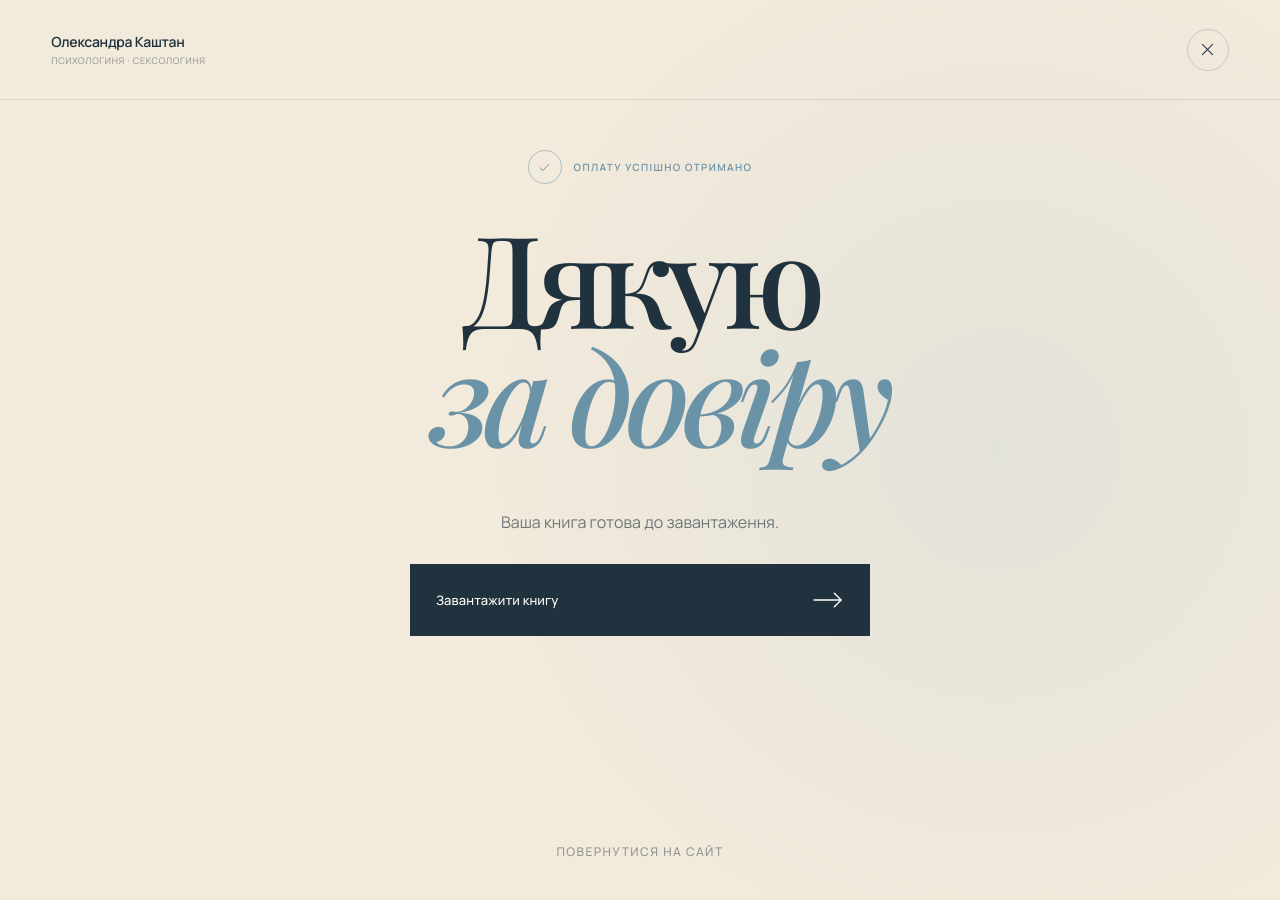
<file: book-success.html>
<!doctype html>
<html lang="uk">
  <head>
    <meta charset="utf-8" />
    <meta name="viewport" content="width=device-width, initial-scale=1" />
    <meta name="theme-color" content="#F2EADB" />
    <meta name="robots" content="noindex, nofollow" />

    <title>Ваша книга готова — Олександра Каштан</title>

    <link rel="preconnect" href="https://fonts.googleapis.com" />
    <link rel="preconnect" href="https://fonts.gstatic.com" crossorigin />

    <link
      href="https://fonts.googleapis.com/css2?family=DM+Sans:wght@400;500;600&family=Manrope:wght@400;500;600&family=Playfair+Display:ital,wght@0,500;1,500&display=swap"
      rel="stylesheet"
    />

    <link rel="stylesheet" href="style.css" />

    <style>
      /* =========================================================
   BOOK DOWNLOAD PAGE
========================================================= */

      .book-download-page {
        margin: 0;

        background: #f2eadb;
        color: #20323e;

        font-family: "Manrope", sans-serif;
      }

      .book-download-page *,
      .book-download-page *::before,
      .book-download-page *::after {
        box-sizing: border-box;
      }

      /* =========================================================
   PAGE
========================================================= */

      .book-download {
        position: relative;

        width: 100%;
        min-height: 100svh;

        overflow: hidden;

        background:
          radial-gradient(
            circle at 78% 50%,
            rgba(176, 200, 214, 0.22),
            transparent 32rem
          ),
          #f2eadb;
      }

      /* =========================================================
   HEADER
========================================================= */

      .book-download__header {
        position: absolute;

        z-index: 10;

        top: 0;
        left: 0;

        width: 100%;
        height: 100px;

        padding: 0 clamp(22px, 4vw, 65px);

        display: flex;
        align-items: center;
        justify-content: space-between;

        border-bottom: 1px solid rgba(32, 50, 62, 0.1);
      }

      /* BRAND */

      .book-download__brand {
        display: flex;
        flex-direction: column;

        gap: 2px;

        color: #20323e;

        text-decoration: none;
      }

      .book-download__brand strong {
        font-size: 14px;
        font-weight: 600;

        letter-spacing: -0.02em;
      }

      .book-download__brand small {
        color: rgba(32, 50, 62, 0.48);

        font-size: 9px;

        letter-spacing: 0.08em;

        text-transform: uppercase;
      }

      /* CLOSE */

      .book-download__close {
        position: relative;

        width: 42px;
        height: 42px;

        display: flex;
        align-items: center;
        justify-content: center;

        border: 1px solid rgba(32, 50, 62, 0.18);
        border-radius: 50%;

        transition:
          background 0.3s ease,
          border-color 0.3s ease;
      }

      .book-download__close span {
        position: absolute;

        width: 15px;
        height: 1px;

        background: #20323e;
      }

      .book-download__close span:first-child {
        transform: rotate(45deg);
      }

      .book-download__close span:last-child {
        transform: rotate(-45deg);
      }

      .book-download__close:hover {
        background: #20323e;
        border-color: #20323e;
      }

      .book-download__close:hover span {
        background: #fffdf8;
      }

      /* =========================================================
   HERO
========================================================= */

      .book-download__hero {
        padding: 150px clamp(24px, 7vw, 120px) 80px;

        display: flex;
        align-items: center;
      }

      /* =========================================================
   CONTENT
========================================================= */

      .book-download__content {
        width: 100%;
        text-align: center;
        display: flex;
        flex-direction: column;
        align-items: center;
        justify-content: center;
      }

      /* =========================================================
   STATUS
========================================================= */

      .book-download__status {
        display: flex;
        align-items: center;

        gap: 12px;

        margin-bottom: 42px;

        color: #6a93a8;

        font-size: 10px;
        font-weight: 600;

        letter-spacing: 0.14em;

        text-transform: uppercase;
      }

      .book-download__check {
        width: 34px;
        height: 34px;

        display: grid;
        place-items: center;

        border: 1px solid rgba(106, 147, 168, 0.5);
        border-radius: 50%;
      }

      .book-download__check svg {
        width: 15px;
        height: 15px;

        fill: none;

        stroke: currentColor;
        stroke-width: 1.6;

        stroke-linecap: round;
        stroke-linejoin: round;
      }

      /* =========================================================
   TITLE
========================================================= */

      .book-download__title {
        margin: 0;

        color: #20323e;

        font-family: "Playfair Display", serif;

        font-size: clamp(80px, 10vw, 150px);
        font-weight: 500;

        line-height: 0.8;

        letter-spacing: -0.06em;
      }

      .book-download__title em {
        display: block;

        margin-top: 0.12em;
        margin-left: 0.3em;

        color: #6a93a8;

        font-weight: 500;
        font-style: italic;
      }

      /* =========================================================
   TEXT
========================================================= */

      .book-download__text {
        margin: clamp(45px, 5vw, 65px) 0 0;

        color: rgba(32, 50, 62, 0.62);

        font-size: 16px;

        line-height: 1.6;
      }

      /* =========================================================
   BUTTON
========================================================= */

      .book-download__button {
        position: relative;

        overflow: hidden;

        width: min(100%, 460px);
        min-height: 72px;

        margin: 28px 0 0;

        padding: 0 26px;

        display: flex;
        align-items: center;
        justify-content: space-between;

        gap: 30px;

        background: #20323e;
        color: #fffdf8;

        font-size: 13px;
        font-weight: 500;

        letter-spacing: 0.01em;

        text-decoration: none;

        transition:
          transform 0.4s ease,
          box-shadow 0.4s ease;
      }

      /* BUTTON BACKGROUND HOVER */

      .book-download__button::before {
        content: "";

        position: absolute;
        inset: 0;

        background: #6a93a8;

        transform: translateX(-101%);

        transition: transform 0.6s cubic-bezier(0.7, 0, 0.2, 1);
      }

      .book-download__button:hover::before {
        transform: translateX(0);
      }

      .book-download__button:hover {
        transform: translateY(-3px);

        box-shadow: 0 18px 45px rgba(32, 50, 62, 0.13);
      }

      .book-download__button > span {
        position: relative;
        z-index: 2;
      }

      /* =========================================================
   ARROW
========================================================= */

      .book-download__arrow {
        width: 40px;

        display: flex;
        align-items: center;
        justify-content: flex-end;

        transition: transform 0.45s cubic-bezier(0.16, 1, 0.3, 1);
      }

      .book-download__arrow svg {
        width: 31px;
        height: 18px;

        overflow: visible;

        fill: none;

        stroke: currentColor;
        stroke-width: 1.4;

        stroke-linecap: round;
        stroke-linejoin: round;
      }

      .book-download__button:hover .book-download__arrow {
        transform: translateX(6px);
      }

      /* =========================================================
   BACK
========================================================= */

      .book-download__back {
        display: block;

        width: 100%;

        margin: 20px 0 0;

        color: rgba(32, 50, 62, 0.45);

        font-size: 12px;
        font-weight: 500;

        letter-spacing: 0.12em;

        text-decoration: none;
        text-transform: uppercase;

        transition: color 0.3s ease;
        position: absolute;
        bottom: 40px;
        text-align: center;
        left: 0;
      }

      .book-download__back:hover {
        color: #20323e;
      }

      /* =========================================================
   MOBILE
========================================================= */

      @media (max-width: 700px) {
        .book-download__header {
          height: 80px;

          padding: 0 18px;
        }

        .book-download__close {
          width: 38px;
          height: 38px;
        }

        .book-download__hero {
          padding: 65px 18px 60px;

          align-items: flex-start;
        }

        .book-download__content {
          width: 100%;

          margin: 45px 0 0;
        }

        .book-download__status {
          margin-bottom: 38px;

          font-size: 12px;
        }

        .book-download__title {
          font-size: clamp(64px, 20vw, 95px);
        }

        .book-download__title em {
          margin-left: 0.12em;
        }

        .book-download__text {
          margin: 45px 0 0;

          font-size: 15px;
        }

        .book-download__button {
          width: 100%;

          margin: 25px 0 0;

          min-height: 68px;

          padding: 0 20px;
        }

        .book-download__back {
          margin: 20px 0 0;
        }
      }

      /* =========================================================
   SMALL MOBILE
========================================================= */

      @media (max-width: 390px) {
        .book-download__title {
          font-size: 61px;
        }
      }
    </style>
  </head>

  <body class="book-download-page">
    <main class="book-download">
      <!-- HEADER -->
      <header class="book-download__header">
        <a href="index.html" class="book-download__brand">
          <strong>Олександра Каштан</strong>
          <small>психологиня · сексологиня</small>
        </a>

        <a
          href="index.html"
          class="book-download__close"
          aria-label="На головну"
        >
          <span></span>
          <span></span>
        </a>
      </header>

      <!-- CONTENT -->
      <section class="book-download__hero">
        <div class="book-download__content">
          <div class="book-download__status">
            <span class="book-download__check">
              <svg viewBox="0 0 24 24" aria-hidden="true">
                <path d="M5 12.5 9.2 17 19 7" />
              </svg>
            </span>

            <span>Оплату успішно отримано</span>
          </div>

          <h1 class="book-download__title">
            Дякую
            <em>за довіру</em>
          </h1>

          <p class="book-download__text">Ваша книга готова до завантаження.</p>

          <a
            href="Nazustrich_do_shchastia.pdf"
            download="Nazustrich-do-shchastia-Oleksandra-Kashtan.pdf"
            class="book-download__button"
          >
            <span>Завантажити книгу</span>

            <span class="book-download__arrow" aria-hidden="true">
              <svg viewBox="0 0 32 18">
                <path d="M1 9H29" />
                <path d="M22 2L29 9L22 16" />
              </svg>
            </span>
          </a>

          <a href="index.html" class="book-download__back">
            Повернутися на сайт
          </a>
        </div>
      </section>
    </main>
  </body>
</html>
</file>
<file: style.css>
:root {
  --cream: #f2eadb;
  --sand: #cdbca6;
  --sky: #b0c8d6;
  --blue: #6a93a8;
  --ink: #20323e;
  --white: #fffdf8;
  --font-ui: "DM Sans", sans-serif;
  --font-body: "Manrope", sans-serif;
  --font-display: "Playfair Display", serif;
}

* {
  box-sizing: border-box;
}
html {
  scroll-behavior: smooth;
}
body {
  margin: 0;
  min-width: 320px;
  color: var(--ink);
  background: var(--cream);
  font-family: var(--font-body);
  -webkit-font-smoothing: antialiased;
  text-rendering: geometricPrecision;
  font-size: 18px;
}
a {
  color: inherit;
  text-decoration: none;
}
button {
  color: inherit;
  font: inherit;
}
img {
  display: block;
  width: 100%;
}

body.menu-open {
  overflow: hidden;
}

.site-shell {
  position: relative;
  min-height: 100svh;
  overflow: clip;
  background:
    radial-gradient(
      circle at 14% 16%,
      rgba(255, 255, 255, 0.9),
      transparent 31rem
    ),
    var(--cream);
}

.site-header {
  position: fixed;
  inset: 0 0 auto 0;
  z-index: 50;
  height: 90px;
  display: grid;
  grid-template-columns: 1fr 1fr 1fr;
  align-items: center;
  gap: 30px;
  padding: 0 60px;
  transition:
    height 0.45s ease,
    background 0.45s ease,
    box-shadow 0.45s ease,
    backdrop-filter 0.45s ease;
}

.site-header.is-scrolled {
  height: 75px;
  background: rgba(242, 234, 219, 0.72);
  backdrop-filter: blur(18px) saturate(120%);
  box-shadow: 0 1px 0 rgba(32, 50, 62, 0.08);
}

.brand {
  justify-self: start;
  display: inline-flex;
  align-items: center;
  gap: 15px;
  min-width: 0;
}

.brand-copy {
  display: grid;
  gap: 2px;
  min-width: 0;
}
.brand-copy strong {
  font-family: var(--font-ui);
  font-size: 22px;
  font-weight: 300;
  letter-spacing: 0.01em;
  white-space: nowrap;
  text-transform: uppercase;
}
.brand-copy small {
  color: rgba(98, 151, 186, 1);
  font-family: var(--font-ui);
  font-size: 12px;
  letter-spacing: 0.03em;
  white-space: nowrap;
}

.desktop-nav {
  display: flex;
  align-items: center;
  justify-content: center;
  gap: clamp(18px, 2vw, 36px);
}
.desktop-nav a {
  position: relative;
  padding: 10px 0;
  font-family: var(--font-ui);
  font-size: 15px;
  font-weight: 500;
  white-space: nowrap;
}
.desktop-nav a::after {
  content: "";
  position: absolute;
  left: 0;
  bottom: 4px;
  width: 100%;
  height: 1px;
  background: var(--blue);
  transform: scaleX(0);
  transform-origin: right;
  transition: transform 0.45s cubic-bezier(0.2, 0.8, 0.2, 1);
}
.desktop-nav a:hover::after,
.desktop-nav a:focus-visible::after {
  transform: scaleX(1);
  transform-origin: left;
}

.header-actions {
  justify-self: end;
  display: flex;
  align-items: center;
  gap: 15px;
}
.socials {
  display: flex;
  align-items: center;
  gap: 12px;
}

.social-link {
  width: 40px;
  height: 40px;
  background-color: var(--blue);
  border-radius: 100%;
  display: flex;
  align-items: center;
  justify-content: center;

  color: #fff;

  text-decoration: none;

  transition:
    transform 0.3s ease,
    opacity 0.3s ease;
}

.social-link svg {
  width: 20px;
  height: 20px;

  fill: none;
  stroke: #fff;
  stroke-width: 1.6;
  stroke-linecap: round;
  stroke-linejoin: round;

  transition: transform 0.3s ease;
}

.social-link .fill-dot {
  fill: #fff;
  stroke: none;
}

.social-link .telegram-fill {
  fill: #fff;
  stroke: none;
}

.social-link .inner-stroke {
  fill: none;
  stroke: #20323e;
  stroke-width: 1.3;
}

.social-link .fill-shape {
  fill: #fff;
  stroke: none;
}

.social-link:hover {
  transform: translateY(-2px);
  opacity: 0.72;
}

.social-link:hover svg {
  transform: scale(1.06);
}
.social-link .inner-stroke {
  fill: none;
  stroke: #fff;
  stroke-width: 1.1;
}

.menu-toggle {
  display: none;
  width: 42px;
  height: 42px;
  padding: 9px 4px;
  border: 0;
  background: transparent;
  cursor: pointer;
}
.menu-toggle span {
  display: block;
  height: 1px;
  margin-left: auto;
  background: #fff;
  transition:
    transform 0.4s ease,
    width 0.4s ease;
}
.menu-toggle span:nth-child(1) {
  width: 31px;
}
.menu-toggle span:nth-child(2) {
  width: 23px;
  margin-top: 7px;
}
.menu-toggle span:nth-child(3) {
  width: 15px;
  margin-top: 7px;
}
.menu-toggle:hover span:nth-child(1) {
  width: 18px;
}
.menu-toggle:hover span:nth-child(2) {
  width: 31px;
}
.menu-toggle:hover span:nth-child(3) {
  width: 24px;
}

.mobile-menu {
  position: fixed;
  inset: 0;
  z-index: 100;
  pointer-events: none;
  visibility: hidden;
}
.mobile-menu__backdrop {
  position: absolute;
  inset: 0;
  background: rgba(32, 50, 62, 0.28);
  opacity: 0;
  transition: opacity 0.45s ease;
}
.mobile-menu__panel {
  position: absolute;
  top: 0;
  right: 0;
  width: min(520px, 92vw);
  height: 100%;
  display: flex;
  flex-direction: column;
  padding: 28px clamp(24px, 5vw, 46px) 30px;
  background: var(--ink);
  color: var(--cream);
  transform: translateX(102%);
  transition: transform 0.68s cubic-bezier(0.72, 0, 0.16, 1);
}
.mobile-menu.is-open {
  pointer-events: auto;
  visibility: visible;
}
.mobile-menu.is-open .mobile-menu__backdrop {
  opacity: 1;
}
.mobile-menu.is-open .mobile-menu__panel {
  transform: translateX(0);
}
.mobile-menu__top {
  display: flex;
  align-items: center;
  justify-content: space-between;
}
.mobile-menu__eyebrow {
  color: var(--sky);
  font-family: var(--font-ui);
  font-size: 11px;
  letter-spacing: 0.18em;
  text-transform: uppercase;
}
.menu-close {
  position: relative;
  width: 42px;
  height: 42px;
  border: 0;
  background: transparent;
  cursor: pointer;
}
.menu-close span {
  position: absolute;
  left: 7px;
  top: 20px;
  width: 30px;
  height: 1px;
  background: var(--cream);
}
.menu-close span:first-child {
  transform: rotate(45deg);
}
.menu-close span:last-child {
  transform: rotate(-45deg);
}
.mobile-menu__nav {
  display: grid;
  margin-top: clamp(56px, 12vh, 120px);
}
.mobile-menu__nav a {
  display: grid;
  grid-template-columns: 38px 1fr;
  align-items: baseline;
  padding: 13px 0;
  border-bottom: 1px solid rgba(242, 234, 219, 0.16);
  font-family: var(--font-display);
  font-size: clamp(28px, 5.4vw, 46px);
  line-height: 1.08;
  transform: translateX(32px);
  opacity: 0;
  transition:
    opacity 0.35s ease,
    transform 0.55s ease,
    color 0.3s ease;
}
.mobile-menu.is-open .mobile-menu__nav a {
  transform: translateX(0);
  opacity: 1;
}
.mobile-menu.is-open .mobile-menu__nav a:nth-child(1) {
  transition-delay: 0.15s;
}
.mobile-menu.is-open .mobile-menu__nav a:nth-child(2) {
  transition-delay: 0.2s;
}
.mobile-menu.is-open .mobile-menu__nav a:nth-child(3) {
  transition-delay: 0.25s;
}
.mobile-menu.is-open .mobile-menu__nav a:nth-child(4) {
  transition-delay: 0.3s;
}
.mobile-menu.is-open .mobile-menu__nav a:nth-child(5) {
  transition-delay: 0.35s;
}
.mobile-menu.is-open .mobile-menu__nav a:nth-child(6) {
  transition-delay: 0.4s;
}
.mobile-menu.is-open .mobile-menu__nav a:nth-child(7) {
  transition-delay: 0.45s;
}
.mobile-menu__nav a span {
  color: var(--blue);
  font-family: var(--font-ui);
  font-size: 10px;
  letter-spacing: 0.1em;
}
.mobile-menu__nav a:hover {
  color: var(--sky);
}
.mobile-menu__footer {
  margin-top: auto;
  display: flex;
  align-items: center;
  justify-content: space-between;
  gap: 20px;
  padding-top: 28px;
}
.mobile-menu__footer .social-link {
  border-color: rgba(242, 234, 219, 0.25);
}
.mobile-menu__cta {
  display: inline-flex;
  align-items: center;
  gap: 18px;
  color: var(--sky);
  font-family: var(--font-ui);
  font-size: 13px;
}
.mobile-menu__cta span {
  font-size: 22px;
}

.hero {
  position: relative;
  min-height: 100svh;
  padding: 130px 60px 90px;
  display: grid;
  grid-template-columns: minmax(0, 0.92fr) minmax(420px, 1.08fr);
  align-items: center;
  isolation: isolate;
}

.hero-media {
  position: absolute;
  inset: 0 0 0 42%;
  z-index: -2;
  overflow: hidden;
}
.hero-media img {
  width: 100%;
  height: 100%;
  object-fit: cover;
  object-position: 58% 42%;
  transform: scale(1.035);
  animation: heroImageIn 1.4s cubic-bezier(0.2, 0.7, 0.15, 1) both;
}
.hero-media__veil {
  position: absolute;
  inset: 0;
  background:
    linear-gradient(
      90deg,
      var(--cream) 0%,
      rgba(242, 234, 219, 0.94) 11%,
      rgba(242, 234, 219, 0.45) 25%,
      rgba(242, 234, 219, 0) 32%
    ),
    linear-gradient(0deg, rgba(32, 50, 62, 0.08), transparent 40%);
}

.hero-copy {
  position: relative;
  z-index: 3;
  width: min(720px, 120%);
  padding-top: 18px;
}
.hero-kicker {
  display: flex;
  align-items: center;
  flex-wrap: wrap;
  gap: 9px;
  margin-bottom: clamp(30px, 4vh, 54px);
  color: rgba(32, 50, 62, 0.7);
  font-family: var(--font-ui);
  font-size: 11px;
  font-weight: 500;
  letter-spacing: 0.11em;
  text-transform: uppercase;
}
.hero-kicker i {
  width: 3px;
  height: 3px;
  border-radius: 50%;
  background: var(--blue);
}
.hero-title {
  margin: 0;
  font-weight: 500;
  line-height: 0.79;
  letter-spacing: -0.045em;
}
.hero-title__first {
  display: block;
  font-family: var(--font-display);
  font-size: clamp(76px, 8.2vw, 152px);
}
.hero-title__last {
  display: block;
  width: fit-content;
  margin: 0.11em 0 0 0.35em;
  color: var(--blue);
  font-family: var(--font-display);
  font-size: clamp(78px, 8.8vw, 164px);
  font-style: italic;
  font-weight: 500;
  letter-spacing: -0.06em;
  transform: rotate(-2.5deg);
  transform-origin: left center;
}

.hero-lead {
  max-width: 570px;
  margin: 0;
  font-size: clamp(18px, 1.55vw, 26px);
  line-height: 1.25;
  letter-spacing: -0.02em;
  margin-top: 50px;
}
.hero-lead em {
  color: var(--blue);
  font-family: var(--font-display);
  font-size: 1.76em;
  font-style: italic;
  display: block;
  font-weight: 100;
}
.hero-actions {
  display: flex;
  flex-wrap: wrap;
  gap: 14px;
  margin-top: 38px;
}
.btn {
  min-height: 55px;
  display: inline-flex;
  align-items: center;
  justify-content: space-between;
  gap: 30px;
  min-width: 200px;
  padding: 0 18px 0 24px;
  border: 1px solid rgba(32, 50, 62, 0.28);
  border-radius: 2px;
  font-family: var(--font-ui);
  font-size: 13px;
  font-weight: 500;
  transition:
    transform 0.35s ease,
    background 0.35s ease,
    color 0.35s ease,
    border-color 0.35s ease;
}
.btn--primary {
  background: var(--blue);
  color: var(--white);
  border-color: var(--blue);
}
.btn--ghost {
  background: transparent;
}
.btn:hover {
  transform: translateY(-3px);
}
.btn--primary:hover {
  background: var(--ink);
  border-color: var(--ink);
}
.btn--ghost:hover {
  background: var(--white);
}
.btn-arrow {
  position: relative;
  width: 42px;
  height: 30px;
  display: grid;
  place-items: center;
}
.btn-arrow i,
.btn-arrow i::before,
.btn-arrow i::after {
  display: block;
  content: "";
  position: absolute;
}
.btn-arrow i {
  width: 31px;
  height: 1px;
  background: currentColor;
  right: 2px;
  top: 50%;
  transition: transform 0.35s ease;
}
.btn-arrow i::before {
  width: 11px;
  height: 1px;
  background: currentColor;
  right: 0;
  top: 0;
  transform: rotate(38deg);
  transform-origin: right;
}
.btn-arrow i::after {
  width: 11px;
  height: 1px;
  background: currentColor;
  right: 0;
  top: 0;
  transform: rotate(-38deg);
  transform-origin: right;
}
.btn:hover .btn-arrow i {
  transform: translateX(5px);
}

.hero-aside {
  position: absolute;
  z-index: 4;
  right: clamp(22px, 3.5vw, 68px);
  bottom: clamp(92px, 11vh, 132px);
  color: var(--white);
}
.hero-aside__index {
  display: block;
  margin-bottom: 12px;
  color: var(--sky);
  font-family: var(--font-display);
  font-size: 100px;
  font-style: italic;
}
.hero-aside p {
  margin: 0;
  font-family: var(--font-ui);
  font-size: 16px;
  line-height: 1.65;
  letter-spacing: 0.05em;
  text-transform: uppercase;
}
.hero-scroll {
  position: absolute;
  left: clamp(30px, 5vw, 84px);
  bottom: 28px;
  display: flex;
  align-items: center;
  gap: 14px;
  z-index: 4;
  color: rgba(32, 50, 62, 0.55);
  font-family: var(--font-ui);
  font-size: 9px;
  letter-spacing: 0.2em;
  text-transform: uppercase;
  writing-mode: vertical-rl;
}
.hero-scroll i {
  width: 1px;
  height: 42px;
  background: var(--sand);
  position: relative;
  overflow: hidden;
}
.hero-scroll i::after {
  content: "";
  position: absolute;
  left: 0;
  top: -60%;
  width: 1px;
  height: 40%;
  background: var(--ink);
  animation: scrollLine 2s ease-in-out infinite;
}

.reveal {
  opacity: 0;
  transform: translateY(24px);
}
.reveal.is-visible {
  opacity: 1;
  transform: translateY(0);
  transition:
    opacity 0.9s ease,
    transform 0.9s cubic-bezier(0.2, 0.65, 0.2, 1);
}

@keyframes heroImageIn {
  from {
    opacity: 0;
    transform: scale(1.11);
  }
  to {
    opacity: 1;
    transform: scale(1.035);
  }
}
@keyframes scrollLine {
  0% {
    top: -60%;
  }
  60%,
  100% {
    top: 110%;
  }
}
@media (max-width: 1300px) {
  .site-header {
    padding: 0 30px;
  }
}
@media (max-width: 1180px) {
  .site-header {
    grid-template-columns: 1fr auto;
  }
  .desktop-nav {
    display: none;
  }
  .menu-toggle {
    display: block;
  }
  .header-actions {
    gap: 12px;
  }
  .header-actions .btn {
    display: none;
  }
  .hero {
    grid-template-columns: minmax(0, 0.95fr) minmax(370px, 1.05fr);
    padding-left: 54px;
    padding-right: 54px;
  }
  .hero-title__first {
    font-size: clamp(70px, 9vw, 108px);
  }
  .hero-title__last {
    font-size: clamp(74px, 9.7vw, 116px);
  }
  .hero-media {
    inset-left: 39%;
  }
  .hero-aside {
    display: none;
  }
}

@media (max-width: 820px) {
  .site-header {
    height: 78px;
    padding: 0 22px;
    grid-template-columns: 1fr auto;
  }
  .site-header.is-scrolled {
    height: 68px;
  }
  .brand {
    gap: 10px;
  }
  .brand-copy {
    gap: 0;
  }
  .brand-copy strong {
    font-size: 18px;
    color: #fff;
  }
  .brand-copy small {
    color: #fff;
  }
  .socials--desktop,
  .header-cta {
    display: none;
  }

  .hero {
    min-height: 100svh;
    display: block;
    padding: 0;
    background: var(--cream);
  }

  .hero-media {
    position: relative;
    inset: auto;
    width: 100%;
    height: min(68svh, 700px);
    min-height: 520px;
    z-index: 0;
  }
  .hero-media img {
    object-position: 58% 22%;
    transform: scale(1.02);
  }
  .hero-media__veil {
    background:
      linear-gradient(
        180deg,
        rgba(242, 234, 219, 0.04) 0%,
        rgba(242, 234, 219, 0.02) 50%,
        rgba(242, 234, 219, 0.48) 72%,
        var(--cream) 96%
      ),
      linear-gradient(90deg, rgba(32, 50, 62, 0.06), transparent 55%);
  }
  .hero-copy {
    position: relative;
    z-index: 5;
    width: auto;
    margin-top: clamp(-230px, -27svh, -170px);
    padding: 0 24px 42px;
  }
  .hero-kicker {
    margin-bottom: 18px;
    color: rgba(32, 50, 62, 0.94);
    font-size: 10px;
    gap: 6px;
    text-shadow: 0 1px 18px rgba(242, 234, 219, 0.9);
  }
  .hero-title {
    line-height: 0.86;
  }
  .hero-title__first {
    font-size: clamp(56px, 15vw, 94px);
    text-shadow: 0 2px 24px rgba(242, 234, 219, 0.7);
  }
  .hero-title__last {
    margin-left: 0.2em;
    font-size: clamp(62px, 17vw, 104px);
  }

  .hero-lead {
    max-width: 560px;
    font-size: clamp(18px, 4.8vw, 24px);
    line-height: 1.2;
    margin-top: 30px;
  }
  .hero-actions {
    display: grid;
    gap: 10px;
    margin-top: 28px;
  }
  .btn {
    width: 100%;
    min-width: 0;
    min-height: 60px;
  }
  .hero-scroll {
    display: none;
  }
  .hero-aside {
    display: none;
  }

  .mobile-menu__footer {
    align-items: flex-start;
    flex-direction: column;
  }
}

@media (max-width: 480px) {
  .site-header {
    padding: 0 15px;
  }

  .hero-media {
    height: 64svh;
    min-height: 470px;
  }
  .hero-copy {
    margin-top: -60px;
    padding-left: 18px;
    padding-right: 18px;
  }

  .hero-title__first {
    font-size: clamp(48px, 15vw, 70px);
  }
  .hero-title__last {
    font-size: clamp(58px, 18vw, 82px);
  }
  .hero-lead {
    font-size: 18px;
  }
  .btn {
    font-size: 14px;
    padding-left: 18px;
  }
  .mobile-menu__panel {
    width: 100%;
  }
}

@media (prefers-reduced-motion: reduce) {
  *,
  *::before,
  *::after {
    scroll-behavior: auto !important;
    animation-duration: 0.01ms !important;
    animation-iteration-count: 1 !important;
    transition-duration: 0.01ms !important;
  }
  .reveal {
    opacity: 1;
    transform: none;
  }
  .hero-title__last.reveal {
    transform: rotate(-2.5deg);
  }
}

.marquee {
  position: relative;

  width: 100%;
  overflow: hidden;

  padding: 13px 0;

  border-top: 1px solid rgba(106, 147, 168, 0.14);
  border-bottom: 1px solid rgba(106, 147, 168, 0.14);

  background: rgba(176, 200, 214, 0.06);
}

.marquee::before,
.marquee::after {
  content: "";

  position: absolute;
  top: 0;
  bottom: 0;

  z-index: 2;

  width: clamp(35px, 6vw, 110px);

  pointer-events: none;
}

.marquee::before {
  left: 0;

  background: linear-gradient(90deg, var(--cream), transparent);
}

.marquee::after {
  right: 0;

  background: linear-gradient(270deg, var(--cream), transparent);
}

.marquee__track {
  display: flex;

  width: max-content;

  animation: marqueeMove 35s linear infinite;

  will-change: transform;
}

.marquee__group {
  display: flex;
  align-items: center;

  flex-shrink: 0;

  gap: 17px;

  padding-right: 17px;
}

.marquee span {
  flex-shrink: 0;

  color: rgba(32, 50, 62, 0.58);

  font-family: var(--font-ui);

  font-size: 9px;
  font-weight: 500;

  line-height: 1;

  letter-spacing: 0.16em;

  text-transform: uppercase;

  white-space: nowrap;
}

.marquee i {
  flex: 0 0 auto;

  width: 3px;
  height: 3px;

  border-radius: 50%;

  background: var(--sky);
}

@keyframes marqueeMove {
  from {
    transform: translate3d(0, 0, 0);
  }

  to {
    transform: translate3d(-50%, 0, 0);
  }
}

@media (hover: hover) {
  .marquee:hover .marquee__track {
    animation-play-state: paused;
  }
}

@media (max-width: 767px) {
  .marquee {
    padding: 11px 0;
  }

  .marquee__track {
    animation-duration: 28s;
  }

  .marquee__group {
    gap: 14px;

    padding-right: 14px;
  }

  .marquee span {
    font-size: 8px;

    letter-spacing: 0.14em;
  }

  .marquee i {
    width: 2px;
    height: 2px;
  }
}

@media (prefers-reduced-motion: reduce) {
  .marquee__track {
    animation-play-state: paused;
  }
}
/* =========================================================
   EXPERTISE
========================================================= */

.expertise {
  position: relative;
  overflow: hidden;

  padding: 120px 0;

  background: #f4f1ec;
}

.expertise__container {
  position: relative;
  z-index: 2;

  width: min(calc(100% - 50px), 1480px);
  margin-inline: auto;
}

/* =========================================================
   FACTS
========================================================= */

.expertise__facts {
  display: grid;

  grid-template-columns:
    1.18fr
    1fr
    0.86fr
    1.08fr
    1.15fr;

  align-items: stretch;
  margin-top: 50px;
}

.expertise-fact {
  position: relative;

  min-width: 0;
  min-height: 260px;

  padding: 8px clamp(20px, 2.4vw, 42px);

  display: flex;
  flex-direction: column;

  align-items: center;
  justify-content: center;

  text-align: center;
}

.expertise-fact.is-visible {
  opacity: 1;

  transform: translate3d(0, 0, 0);

  filter: blur(0);

  transition:
    opacity 0.9s ease,
    filter 1s ease,
    transform 1.1s cubic-bezier(0.16, 1, 0.3, 1);
}

/* DIVIDERS */

.expertise-fact:not(:last-child)::after {
  content: "";

  position: absolute;

  top: 8%;
  right: 0;

  width: 1px;
  height: 84%;

  background: rgba(32, 50, 62, 0.12);

  transform: scaleY(0);

  transform-origin: center;
}

.expertise-fact.is-visible:not(:last-child)::after {
  transform: scaleY(1);

  transition: transform 1.2s cubic-bezier(0.16, 1, 0.3, 1) 0.25s;
}

/* =========================================================
   VISUAL AREA
========================================================= */

.expertise-fact__visual {
  width: 132px;
  height: 122px;

  margin-bottom: 16px;

  display: grid;
  place-items: center;
}

/* =========================================================
   NUMBERS
========================================================= */

.expertise-number {
  display: inline-flex;
  align-items: flex-start;

  color: var(--blue);

  font-family: var(--font-display);

  font-size: clamp(78px, 6.2vw, 105px);

  font-weight: 400;
  font-style: italic;

  line-height: 0.9;

  letter-spacing: -0.055em;

  white-space: nowrap;
}

.expertise-number sup {
  position: relative;

  top: 0.12em;

  margin-left: 2px;

  font-size: 0.43em;

  font-weight: 400;

  line-height: 1;
}

.expertise-number--four {
  font-size: clamp(90px, 7vw, 118px);
}

/* =========================================================
   ICONS
========================================================= */

.expertise-icon {
  display: block;

  width: 112px;
  height: 112px;

  overflow: visible;

  fill: none;

  stroke: var(--blue);

  /*
     Не робимо їх волосинками.
     У макеті вони мають чітку,
     але елегантну вагу.
  */
  stroke-width: 1.55;

  stroke-linecap: round;
  stroke-linejoin: round;

  vector-effect: non-scaling-stroke;
}

.expertise-icon--lotus {
  width: 126px;
  height: 110px;
}

.expertise-icon--book {
  width: 120px;
  height: 108px;
}

/* =========================================================
   ICON DRAW
========================================================= */

.js .expertise-icon .draw {
  stroke-dasharray: 400;
  stroke-dashoffset: 400;
}

.expertise-fact.is-visible .expertise-icon .draw {
  animation: expertiseDraw 1.55s cubic-bezier(0.65, 0, 0.35, 1) forwards;
}

.expertise-fact.is-visible .expertise-icon .draw:nth-child(2) {
  animation-delay: 0.08s;
}

.expertise-fact.is-visible .expertise-icon .draw:nth-child(3) {
  animation-delay: 0.15s;
}

.expertise-fact.is-visible .expertise-icon .draw:nth-child(4) {
  animation-delay: 0.22s;
}

.expertise-fact.is-visible .expertise-icon .draw:nth-child(5) {
  animation-delay: 0.29s;
}

.expertise-fact.is-visible .expertise-icon .draw:nth-child(6) {
  animation-delay: 0.36s;
}

.expertise-fact.is-visible .expertise-icon .draw:nth-child(7) {
  animation-delay: 0.43s;
}

/* =========================================================
   FACT TEXT
========================================================= */

.expertise-fact__text {
  margin: 0;

  display: flex;
  flex-direction: column;

  align-items: center;

  color: var(--ink);

  font-family: var(--font-ui);

  font-size: clamp(14px, 1.15vw, 18px);

  font-weight: 400;

  line-height: 1.45;

  letter-spacing: -0.015em;
}

.expertise-fact__text.expertise-fact__text--services,
.expertise-fact__text {
  display: flex;
  flex-wrap: wrap;
  align-items: center;
  justify-content: center;
  flex-direction: row;
  gap: 3px;
}

.expertise-fact__text--services b {
  color: var(--blue);

  font-weight: 400;
}

/* =========================================================
   HOVER — DESKTOP ONLY
========================================================= */

@media (hover: hover) {
  .expertise-fact__visual {
    transition: transform 0.7s cubic-bezier(0.16, 1, 0.3, 1);
  }

  .expertise-fact:hover .expertise-fact__visual {
    transform: translateY(-7px);
  }

  .expertise-number,
  .expertise-icon {
    transition:
      color 0.45s ease,
      stroke 0.45s ease;
  }

  .expertise-fact:hover .expertise-number {
    color: var(--sky);
  }

  .expertise-fact:hover .expertise-icon {
    stroke: var(--sky);
  }
}

/* =========================================================
   WAVES
========================================================= */

.expertise-waves {
  position: absolute;

  z-index: 1;

  width: 100%;
  height: clamp(115px, 11vw, 175px);

  margin: clamp(25px, 3vw, 45px) 0 clamp(45px, 5vw, 75px);

  overflow: hidden;

  pointer-events: none;
}

.expertise-waves svg {
  position: absolute;

  top: 0;
  left: -4%;

  width: 108%;
  height: 100%;

  overflow: visible;

  animation: expertiseWaveFloat 15s ease-in-out infinite alternate;
}

.expertise-waves path {
  fill: none;

  stroke: var(--sky);

  stroke-width: 0.7;

  opacity: 0.24;

  vector-effect: non-scaling-stroke;
}

.expertise-waves path:nth-child(2) {
  opacity: 0.19;
}

.expertise-waves path:nth-child(3) {
  opacity: 0.15;
}

.expertise-waves path:nth-child(4) {
  opacity: 0.11;
}

/* =========================================================
   BOTTOM
========================================================= */

.section-header {
  display: flex;
  flex-direction: column;
  align-items: center;
  justify-content: center;
  gap: 30px;
  text-align: center;
}

.kicker {
  color: rgba(32, 50, 62, 0.7);
  font-family: var(--font-ui);
  font-size: 11px;
  font-weight: 500;
  letter-spacing: 0.11em;
  text-transform: uppercase;
  display: flex;
  align-items: center;
  justify-content: center;
  gap: 10px;
}

.kicker i {
  width: 3px;
  height: 3px;
  border-radius: 50%;
  background: var(--blue);
  display: inline-block;
}

.title {
  margin: 0;

  display: flex;
  flex-direction: column;

  color: var(--ink);

  font-family: var(--font-display);

  font-weight: 400;

  line-height: 0.88;
  text-align: center;
  align-items: center;
  justify-content: center;
  letter-spacing: -0.04em;
}

.title span {
  font-size: clamp(64px, 6.3vw, 106px);
}

.title em {
  width: fit-content;

  margin-top: 0.05em;

  color: var(--blue);

  font-size: clamp(70px, 6.7vw, 114px);

  font-weight: 400;
  font-style: italic;
}

/* title animation */

.js [data-title-line] {
  opacity: 0;

  transform: translate3d(0, 35px, 0);

  clip-path: inset(0 100% 0 0);
}

[data-title-line].is-visible {
  opacity: 1;

  transform: translate3d(0, 0, 0);

  clip-path: inset(0 0 0 0);

  transition:
    opacity 0.75s ease,
    transform 1.1s cubic-bezier(0.16, 1, 0.3, 1),
    clip-path 1.25s cubic-bezier(0.16, 1, 0.3, 1);
}

/* =========================================================
   DESCRIPTION
========================================================= */
.description {
  max-width: 700px;
  margin: auto;
}
.description p {
  margin: 0;

  color: var(--ink);

  font-family: var(--font-ui);

  font-size: clamp(16px, 1.35vw, 21px);

  line-height: 1.62;

  letter-spacing: -0.02em;
}

/* =========================================================
   BUTTONS
========================================================= */

.hero-actions-center {
  justify-content: center;
}

/* =========================================================
   TABLET
========================================================= */

@media (max-width: 1100px) {
  .expertise__facts {
    grid-template-columns: repeat(5, 1fr);
  }

  .expertise-fact {
    min-height: 235px;

    padding: 10px 15px;
  }

  .expertise-fact__visual {
    height: 105px;
    width: max-content;
  }

  .expertise-icon {
    width: 94px;
    height: 94px;
  }

  .expertise-icon--lotus {
    width: 105px;
  }

  .expertise-fact__text {
    font-size: 13px;
  }

  .expertise__bottom {
    grid-template-columns:
      1fr
      0.8fr;

    column-gap: 55px;
  }
}

/* =========================================================
   MOBILE
========================================================= */

@media (max-width: 767px) {
  .section {
    padding: 60px 0;
  }

  /* -----------------------------------------
     STACKED FACTS
  ----------------------------------------- */

  .expertise__facts {
    display: block;
  }

  .expertise-fact {
    min-height: auto;

    padding: 22px 10px 24px;

    display: flex;

    flex-direction: column;

    justify-content: center;
  }

  .expertise-fact:not(:last-child)::after {
    top: auto;
    right: 0;
    bottom: 0;

    width: 100%;
    height: 1px;

    background: linear-gradient(
      90deg,
      transparent,
      rgba(32, 50, 62, 0.13) 10%,
      rgba(32, 50, 62, 0.13) 90%,
      transparent
    );

    transform: scaleX(0);

    transform-origin: center;
  }

  .expertise-fact.is-visible:not(:last-child)::after {
    transform: scaleX(1);
  }

  .expertise-number {
    font-size: clamp(62px, 18vw, 78px);
  }

  .expertise-number--four {
    font-size: clamp(72px, 20vw, 90px);
  }

  .expertise-icon {
    width: 72px;
    height: 72px;

    stroke-width: 1.7;
  }

  .expertise-icon--lotus {
    width: 82px;
    height: 73px;
  }

  .expertise-icon--book {
    width: 78px;
    height: 70px;
  }

  .expertise-fact__text {
    font-size: 15px;

    line-height: 1.42;
  }

  /* waves */

  .expertise-waves {
    height: 85px;

    margin: 20px 0 40px;
  }

  .expertise-waves svg {
    width: 150%;

    left: -25%;
  }

  .title span {
    font-size: clamp(48px, 14vw, 64px);
  }

  .title em {
    font-size: clamp(45px, 13vw, 65px);
  }

  .description {
  }

  .description p {
    max-width: 420px;

    font-size: 16px;

    line-height: 1.65;
  }
  .hero-actions-center {
    justify-content: space-between;
    flex-direction: column;
    display: flex;
    padding-left: 18px;
    padding-right: 18px;
  }
}

/* =========================================================
   SMALL MOBILE
========================================================= */

@media (max-width: 390px) {
  .expertise-fact {
    padding: 20px 6px 22px;
  }
}

/* =========================================================
   ANIMATIONS
========================================================= */

@keyframes expertiseDraw {
  to {
    stroke-dashoffset: 0;
  }
}

@keyframes expertiseWaveFloat {
  0% {
    transform: translate3d(-1.5%, 3px, 0) scaleY(0.97);
  }

  50% {
    transform: translate3d(0.6%, -3px, 0) scaleY(1.02);
  }

  100% {
    transform: translate3d(1.5%, 2px, 0) scaleY(0.98);
  }
}

/* =========================================================
   REDUCED MOTION
========================================================= */

@media (prefers-reduced-motion: reduce) {
  .expertise-fact,
  [data-title-line] {
    opacity: 1 !important;

    filter: none !important;

    transform: none !important;

    clip-path: none !important;
  }

  .expertise-icon .draw {
    stroke-dashoffset: 0 !important;

    animation: none !important;
  }

  .expertise-waves svg {
    animation: none !important;
  }
}

/* =========================================================
   ABOUT
========================================================= */

.about {
  position: relative;

  min-height: 100svh;

  display: grid;

  grid-template-columns:
    minmax(440px, 0.98fr)
    minmax(0, 1.02fr);

  align-items: center;

  overflow: hidden;

  background: var(--cream);

  isolation: isolate;
  padding-right: 60px;
}

/* =========================================================
   IMAGE
========================================================= */

.about-media {
  position: absolute;

  inset: 0 52% 0 0;

  z-index: -1;

  overflow: hidden;
}

.about-media__image {
  width: 100%;
  height: 100%;

  object-fit: cover;

  object-position: 52% 38%;

  transform: scale(1.04);

  transition: transform 1.4s cubic-bezier(0.16, 1, 0.3, 1);
}

/* soft transition image -> cream */

.about-media__veil {
  position: absolute;

  inset: 0;

  background:
    linear-gradient(
      270deg,
      var(--cream) 0%,
      rgba(242, 234, 219, 0.96) 5%,
      rgba(242, 234, 219, 0.67) 15%,
      rgba(242, 234, 219, 0.14) 30%,
      transparent 46%
    ),
    linear-gradient(0deg, rgba(32, 50, 62, 0.09), transparent 42%);
}

/* =========================================================
   CONTENT
========================================================= */

.about-copy {
  position: relative;

  z-index: 3;

  grid-column: 2;

  width: min(760px, calc(100% - 80px));

  margin-left: clamp(40px, 5vw, 90px);

  padding: clamp(100px, 9vw, 150px) 0 clamp(105px, 9vw, 150px);
}

/* =========================================================
   KICKER
========================================================= */

.about-kicker {
  margin-bottom: clamp(30px, 3vw, 46px);
}

/* =========================================================
   TITLE
========================================================= */

.about-title {
  margin: 0;

  font-weight: 500;

  line-height: 0.79;

  letter-spacing: -0.045em;
}

.about-title__first {
  display: block;

  color: var(--ink);

  font-family: var(--font-display);

  font-size: clamp(66px, 6.8vw, 118px);
}

.about-title__last {
  display: block;

  width: fit-content;

  margin: 0.11em 0 0 0.24em;

  color: var(--blue);

  font-family: var(--font-display);

  font-size: clamp(72px, 7.2vw, 126px);

  font-weight: 500;

  font-style: italic;

  letter-spacing: -0.06em;

  transform: rotate(-2deg);

  transform-origin: left center;
}

/* preserve rotation after reveal */

.about-title__last.reveal {
  transform: translateY(24px) rotate(-2deg);
}

.about-title__last.reveal.is-visible {
  transform: translateY(0) rotate(-2deg);
}

/* =========================================================
   ROLE
========================================================= */

.about-role {
  margin: clamp(35px, 4vw, 55px) 0 0;

  display: flex;

  flex-wrap: wrap;

  align-items: center;

  gap: 9px;

  color: rgba(32, 50, 62, 0.62);

  font-family: var(--font-ui);

  font-size: 11px;

  font-weight: 500;

  letter-spacing: 0.11em;

  text-transform: uppercase;
}

.about-role i {
  width: 3px;
  height: 3px;

  border-radius: 50%;

  background: var(--blue);
}

/* =========================================================
   TEXT
========================================================= */

.about-text {
  width: min(650px, 100%);

  margin-top: clamp(30px, 3.3vw, 48px);
}

.about-text p {
  margin: 0;

  color: var(--ink);

  font-family: var(--font-ui);

  font-size: clamp(15px, 1.15vw, 18px);

  line-height: 1.72;

  letter-spacing: -0.012em;
}

.about-text strong {
  color: var(--blue);

  font-weight: 500;
}

/* very thin separators */

.about-divider {
  width: 100%;
  height: 1px;

  margin: clamp(22px, 2vw, 30px) 0;

  background: linear-gradient(
    90deg,
    rgba(32, 50, 62, 0.14),
    rgba(32, 50, 62, 0.04) 75%,
    transparent
  );

  transform-origin: left;
}

.about-divider.reveal {
  opacity: 0;

  transform: scaleX(0);
}

.about-divider.reveal.is-visible {
  opacity: 1;

  transform: scaleX(1);

  transition:
    opacity 0.5s ease,
    transform 1.2s cubic-bezier(0.16, 1, 0.3, 1);
}

/* =========================================================
   QUOTE
========================================================= */

.about-quote {
  position: relative;

  width: min(660px, 100%);

  margin: clamp(40px, 4vw, 58px) 0 0;

  padding: 23px 34px 24px 74px;

  border: 1px solid rgba(106, 147, 168, 0.22);

  background: rgba(255, 253, 248, 0.18);
}

.about-quote__mark {
  position: absolute;

  top: 15px;
  left: 25px;

  color: var(--sky);

  font-family: var(--font-display);

  font-size: 58px;

  font-style: italic;

  line-height: 1;
}

.about-quote p {
  margin: 0;

  color: rgba(32, 50, 62, 0.72);

  font-family: var(--font-display);

  font-size: clamp(20px, 1.7vw, 28px);

  line-height: 1.3;
}

.about-quote em {
  display: block;

  margin-top: 2px;

  color: var(--blue);

  font-style: italic;
}

/* =========================================================
   WAVES
========================================================= */

.about-lines {
  position: absolute;

  z-index: 0;

  left: 0;
  right: 0;

  bottom: -15px;

  height: 170px;

  overflow: hidden;

  pointer-events: none;

  opacity: 0.2;
}

.about-lines svg {
  width: 108%;
  height: 100%;

  margin-left: -4%;

  animation: aboutWave 18s ease-in-out infinite alternate;
}

.about-lines path {
  fill: none;

  stroke: var(--sky);

  stroke-width: 0.75;

  vector-effect: non-scaling-stroke;
}

.about-lines path:nth-child(2) {
  opacity: 0.65;
}

.about-lines path:nth-child(3) {
  opacity: 0.38;
}

/* =========================================================
   DESKTOP HOVER / SUBTLE DEPTH
========================================================= */

@media (hover: hover) {
  .about:hover .about-media__image {
    transform: scale(1.065);
  }
}

/* =========================================================
   TABLET
========================================================= */

@media (max-width: 1180px) {
  .about {
    grid-template-columns:
      minmax(340px, 0.92fr)
      minmax(0, 1.08fr);
  }

  .about-media {
    inset: 0 55% 0 0;
  }

  .about-copy {
    width: calc(100% - 50px);

    margin-left: 35px;

    padding: 100px 0;
  }

  .about-title__first {
    font-size: clamp(60px, 7vw, 88px);
  }

  .about-title__last {
    font-size: clamp(66px, 7.5vw, 96px);
  }

  .about-text p {
    font-size: 15px;
  }
}

/* =========================================================
   MOBILE
========================================================= */

@media (max-width: 820px) {
  .about {
    display: block;

    min-height: auto;

    padding-bottom: 60px;
  }

  /* PHOTO LIKE MOBILE HERO */

  .about-media {
    position: relative;

    inset: auto;

    width: 100%;

    height: min(64svh, 650px);

    min-height: 480px;

    z-index: 0;
  }

  .about-media__image {
    object-position: 50% 23%;

    transform: scale(1.02);
  }

  .about-media__veil {
    background: linear-gradient(
      180deg,
      transparent 0%,
      rgba(242, 234, 219, 0.02) 46%,
      rgba(242, 234, 219, 0.28) 65%,
      rgba(242, 234, 219, 0.76) 80%,
      var(--cream) 97%
    );
  }

  .about-media__index,
  .about-media__caption {
    display: none;
  }

  /* TEXT OVER BOTTOM OF IMAGE */

  .about-copy {
    width: auto;

    margin: clamp(-155px, -18svh, -105px) 0 0;

    padding: 0 22px 20px;
  }

  .about-kicker {
    margin-bottom: 18px;

    font-size: 9px;
  }

  .about-title {
    line-height: 0.86;
  }

  .about-title__first {
    font-size: clamp(53px, 15vw, 82px);

    text-shadow: 0 2px 20px rgba(242, 234, 219, 0.78);
  }

  .about-title__last {
    margin-left: 0.12em;

    font-size: clamp(61px, 17vw, 92px);

    text-shadow: 0 2px 20px rgba(242, 234, 219, 0.6);
  }

  .about-role {
    margin-top: 25px;

    font-size: 9px;

    gap: 7px;
  }

  .about-text {
    margin-top: 30px;
  }

  .about-text p {
    font-size: 15px;

    line-height: 1.7;
  }

  .about-divider {
    margin: 22px 0;
  }

  .about-quote {
    margin-top: 34px;

    padding: 21px 20px 22px 54px;
  }

  .about-quote__mark {
    left: 15px;

    font-size: 44px;
  }

  .about-quote p {
    font-size: clamp(19px, 5vw, 24px);
  }

  .about-lines {
    height: 100px;

    opacity: 0.14;
  }
}

/* =========================================================
   SMALL PHONE
========================================================= */

@media (max-width: 480px) {
  .about-media {
    height: 58svh;

    min-height: 430px;
  }

  .about-copy {
    margin-top: -75px;

    padding-left: 18px;
    padding-right: 18px;
  }

  .about-title__first {
    font-size: clamp(48px, 14.5vw, 67px);
  }

  .about-title__last {
    font-size: clamp(56px, 17vw, 78px);
  }

  .about-role {
    line-height: 1.7;
  }

  .about-quote {
    padding-right: 15px;
  }
}

/* =========================================================
   WAVE ANIMATION
========================================================= */

@keyframes aboutWave {
  from {
    transform: translate3d(-1.4%, 2px, 0) scaleY(0.98);
  }

  to {
    transform: translate3d(1.3%, -3px, 0) scaleY(1.025);
  }
}

@media (max-width: 1180px) {
  .about {
    padding-right: 0;
  }
}

.about .socials {
  margin-top: 30px;
}

/* =========================================================
   IMPACT SECTION
========================================================= */

.impact-section {
  position: relative;

  min-height: 100svh;

  display: flex;
  align-items: center;

  overflow: hidden;

  padding: clamp(120px, 10vw, 180px) 0;

  color: var(--white);

  isolation: isolate;
}

/* =========================================================
   BACKGROUND IMAGE
========================================================= */

.impact-media {
  position: absolute;

  inset: 0;

  z-index: -2;

  overflow: hidden;
}

.impact-media img {
  width: 100%;
  height: 100%;

  object-fit: cover;

  object-position: center 42%;

  transform: scale(1.045);

  transition: transform 1.6s cubic-bezier(0.16, 1, 0.3, 1);
}

.impact-media__overlay {
  position: absolute;

  inset: 0;

  background:
    linear-gradient(
      90deg,
      rgba(20, 34, 43, 0.84) 0%,
      rgba(20, 34, 43, 0.74) 38%,
      rgba(20, 34, 43, 0.56) 65%,
      rgba(20, 34, 43, 0.68) 100%
    ),
    linear-gradient(180deg, rgba(14, 26, 33, 0.2), rgba(14, 26, 33, 0.55));
}

/* =========================================================
   CONTAINER
========================================================= */

.impact-container {
  width: min(calc(100% - 120px), 1480px);

  margin-inline: auto;
}

/* =========================================================
   KICKER
========================================================= */

.impact-kicker {
  margin-bottom: clamp(55px, 6vw, 90px);

  color: rgba(255, 255, 255, 0.68);

  text-shadow: none;
}

.impact-kicker i {
  background: var(--sky);
}

/* =========================================================
   LAYOUT
========================================================= */

.impact-layout {
  display: grid;

  grid-template-columns:
    minmax(0, 0.95fr)
    minmax(420px, 1.05fr);

  gap: clamp(80px, 10vw, 170px);

  align-items: start;
}

/* =========================================================
   TITLE
========================================================= */

.impact-title {
  margin: 0;

  display: flex;
  flex-direction: column;

  font-family: var(--font-display);

  font-weight: 500;

  line-height: 0.88;

  letter-spacing: -0.045em;
}

.impact-title__line {
  display: block;

  font-size: clamp(62px, 6.4vw, 110px);
}

.impact-title em {
  width: fit-content;

  margin: 0.03em 0 0.05em 0.18em;

  color: var(--sky);

  font-size: clamp(70px, 7vw, 120px);

  font-weight: 500;

  font-style: italic;
}

/* =========================================================
   CONTENT
========================================================= */

.impact-content {
  width: min(680px, 100%);
}

.impact-text {
  margin: 0;

  color: rgba(255, 255, 255, 0.88);

  font-family: var(--font-ui);

  font-size: clamp(15px, 1.15vw, 18px);

  line-height: 1.78;

  letter-spacing: -0.01em;
}

.impact-text strong {
  color: var(--sky);

  font-weight: 500;
}

/* =========================================================
   DIVIDERS
========================================================= */

.impact-rule {
  width: 100%;
  height: 1px;

  margin: clamp(24px, 2.4vw, 34px) 0;

  background: linear-gradient(
    90deg,
    rgba(176, 200, 214, 0.5),
    rgba(176, 200, 214, 0.08) 75%,
    transparent
  );
}

.impact-rule.reveal {
  opacity: 0;

  transform: scaleX(0);

  transform-origin: left;
}

.impact-rule.reveal.is-visible {
  opacity: 1;

  transform: scaleX(1);

  transition:
    opacity 0.5s ease,
    transform 1.2s cubic-bezier(0.16, 1, 0.3, 1);
}

/* =========================================================
   BOOK ACCENT
========================================================= */

.impact-book {
  margin-top: clamp(42px, 4.5vw, 68px);

  padding-top: clamp(28px, 3vw, 42px);

  border-top: 1px solid rgba(176, 200, 214, 0.38);
}

.impact-book__label {
  display: block;

  margin-bottom: 14px;

  color: rgba(255, 255, 255, 0.55);

  font-family: var(--font-ui);

  font-size: 9px;

  letter-spacing: 0.18em;

  text-transform: uppercase;
}

.impact-book p {
  margin: 0;

  max-width: 560px;

  font-family: var(--font-display);

  font-size: clamp(30px, 3.2vw, 54px);

  line-height: 1.08;
}

.impact-book em {
  display: block;

  color: var(--sky);

  font-style: italic;
}

/* =========================================================
   HOVER
========================================================= */

@media (hover: hover) {
  .impact-section:hover .impact-media img {
    transform: scale(1.065);
  }
}

/* =========================================================
   TABLET
========================================================= */

@media (max-width: 1100px) {
  .impact-container {
    width: min(calc(100% - 64px), 980px);
  }

  .impact-layout {
    grid-template-columns:
      0.9fr
      1.1fr;

    gap: 60px;
  }

  .impact-title__line {
    font-size: clamp(54px, 6.6vw, 80px);
  }

  .impact-title em {
    font-size: clamp(60px, 7vw, 90px);
  }
}

/* =========================================================
   MOBILE
========================================================= */

@media (max-width: 820px) {
  .impact-section {
    min-height: auto;

    padding: 80px 0 80px;
  }

  .impact-container {
    width: calc(100% - 36px);
  }

  .impact-media__overlay {
    background: linear-gradient(
      180deg,
      rgba(20, 34, 43, 0.72) 0%,
      rgba(20, 34, 43, 0.82) 55%,
      rgba(20, 34, 43, 0.9) 100%
    );
  }

  .impact-kicker {
    margin-bottom: 38px;

    font-size: 9px;
  }

  .impact-layout {
    display: block;
  }

  .impact-title {
    margin-bottom: 48px;
  }

  .impact-title__line {
    font-size: clamp(46px, 13vw, 64px);
  }

  .impact-title em {
    margin-left: 0.06em;

    font-size: clamp(55px, 15.5vw, 76px);
  }

  .impact-content {
    width: 100%;
  }

  .impact-text {
    font-size: 15px;

    line-height: 1.72;
  }

  .impact-rule {
    margin: 23px 0;
  }

  .impact-book {
    margin-top: 40px;
  }

  .impact-book p {
    font-size: clamp(29px, 8vw, 40px);
  }
}

/* =========================================================
   SMALL MOBILE
========================================================= */

@media (max-width: 480px) {
  .impact-container {
    width: calc(100% - 28px);
  }

  .impact-section {
    padding: 80px 0 72px;
  }

  .impact-title {
    margin-bottom: 40px;
  }
}

/* =========================================================
   CONSULTATIONS
========================================================= */

.consultations {
  position: relative;
  overflow: hidden;
  padding: clamp(110px, 11vw, 190px) 0 clamp(90px, 10vw, 170px);
  background: var(--cream);
}

.consultations__container {
  width: min(1540px, calc(100% - 120px));
  margin: 0 auto;
}

/* =========================================================
   HEADER
========================================================= */

.consultations__header {
  max-width: 900px;
  margin: 0 auto clamp(70px, 8vw, 125px);
  text-align: center;
}

.consultations__header .kicker {
  justify-content: center;
}

.consultations__header .title {
  margin-left: auto;
  margin-right: auto;
}

.consultations__header .description {
  max-width: 670px;
  margin-left: auto;
  margin-right: auto;
}

/* =========================================================
   GRID
========================================================= */

.consultations__grid {
  display: grid;
  grid-template-columns: repeat(2, minmax(0, 1fr));
  gap: clamp(18px, 2vw, 32px);
  align-items: stretch;
}

/* =========================================================
   CARD
========================================================= */

.consultation-card {
  position: relative;
  min-height: 720px;

  display: flex;
  flex-direction: column;

  padding: clamp(32px, 3.4vw, 58px);

  background: linear-gradient(
    145deg,
    rgba(255, 253, 248, 0.88),
    rgba(255, 253, 248, 0.36)
  );

  border: 1px solid rgba(32, 50, 62, 0.13);

  overflow: hidden;

  transition:
    transform 0.7s cubic-bezier(0.16, 1, 0.3, 1),
    border-color 0.5s ease,
    box-shadow 0.7s ease;
}

/* very subtle background glow */

.consultation-card::before {
  content: "";

  position: absolute;
  width: 420px;
  height: 420px;

  right: -240px;
  top: -230px;

  border-radius: 50%;

  background: var(--sky);

  opacity: 0.12;
  filter: blur(1px);

  transform: scale(0.7);

  transition:
    transform 1.1s cubic-bezier(0.16, 1, 0.3, 1),
    opacity 0.6s ease;

  pointer-events: none;
}

/* animated top line */

.consultation-card::after {
  content: "";

  position: absolute;
  top: 0;
  left: 0;

  width: 100%;
  height: 2px;

  background: var(--blue);

  transform: scaleX(0);
  transform-origin: left;

  transition: transform 0.9s cubic-bezier(0.16, 1, 0.3, 1);
}

@media (hover: hover) {
  .consultation-card:hover {
    transform: translateY(-9px);

    border-color: rgba(106, 147, 168, 0.42);

    box-shadow: 0 30px 80px rgba(32, 50, 62, 0.08);
  }

  .consultation-card:hover::before {
    transform: scale(1);
    opacity: 0.18;
  }

  .consultation-card:hover::after {
    transform: scaleX(1);
  }
}

/* =========================================================
   CARD TOP
========================================================= */

.consultation-card__top {
  position: relative;
  z-index: 2;

  display: flex;
  align-items: flex-start;
  justify-content: space-between;

  gap: 30px;

  margin-bottom: clamp(55px, 6vw, 95px);
}

.consultation-card__number {
  color: var(--blue);

  font-family: var(--font-display);
  font-size: clamp(55px, 5vw, 84px);
  font-style: italic;
  font-weight: 500;

  line-height: 0.8;

  letter-spacing: -0.05em;
}

.consultation-card__type {
  padding-top: 5px;

  color: rgba(32, 50, 62, 0.55);

  font-family: var(--font-ui);
  font-size: 10px;
  font-weight: 500;

  letter-spacing: 0.15em;

  text-transform: uppercase;
}

/* =========================================================
   TITLE
========================================================= */

.consultation-card__content {
  position: relative;
  z-index: 2;
}

.consultation-card__title {
  max-width: 620px;

  margin: 0;

  color: var(--ink);

  font-family: var(--font-display);
  font-size: clamp(44px, 4.3vw, 72px);
  font-weight: 500;

  line-height: 0.94;

  letter-spacing: -0.045em;
}

.consultation-card__title em {
  display: block;

  color: var(--blue);

  font-weight: 500;
  font-style: italic;

  line-height: 0.95;
}

/* =========================================================
   META
========================================================= */

.consultation-card__meta {
  display: flex;
  align-items: center;
  gap: 12px;

  margin-top: 30px;

  color: rgba(32, 50, 62, 0.58);

  font-family: var(--font-ui);
  font-size: 10px;
  font-weight: 500;

  letter-spacing: 0.13em;

  text-transform: uppercase;
}

.consultation-card__meta i {
  width: 3px;
  height: 3px;

  flex: 0 0 auto;

  border-radius: 50%;

  background: var(--blue);
}

/* =========================================================
   PRICES
========================================================= */

.consultation-card__prices {
  display: grid;
  grid-template-columns: repeat(2, minmax(0, 1fr));

  margin-top: clamp(38px, 4vw, 55px);

  border-top: 1px solid rgba(32, 50, 62, 0.14);
  border-bottom: 1px solid rgba(32, 50, 62, 0.14);
}

.consultation-price {
  min-height: 145px;

  display: flex;
  flex-direction: column;
  justify-content: space-between;

  padding: 22px 25px 22px 0;
}

.consultation-price + .consultation-price {
  padding-left: 28px;

  border-left: 1px solid rgba(32, 50, 62, 0.14);
}

.consultation-price__label {
  max-width: 230px;

  color: rgba(32, 50, 62, 0.6);

  font-family: var(--font-ui);
  font-size: 11px;

  line-height: 1.45;
}

.consultation-price strong {
  display: block;

  margin-top: 20px;

  color: var(--blue);

  font-family: var(--font-display);
  font-size: clamp(40px, 3.5vw, 58px);
  font-style: italic;
  font-weight: 500;

  line-height: 0.9;

  letter-spacing: -0.04em;
}

.consultation-price strong small {
  font-family: var(--font-body);
  font-size: 14px;
  font-style: normal;
  font-weight: 400;

  letter-spacing: 0;
}

.consultation-price--single {
  grid-column: 1 / -1;
}

/* =========================================================
   DESCRIPTION
========================================================= */

.consultation-card__text {
  max-width: 620px;

  margin: 34px 0 0;

  color: rgba(32, 50, 62, 0.78);

  font-size: 15px;
  line-height: 1.75;
}

/* =========================================================
   BUTTON
========================================================= */

.consultation-card__footer {
  position: relative;
  z-index: 2;

  margin-top: auto;
  padding-top: 42px;
}

.consultation-card__button {
  width: 100%;
  min-height: 64px;
}

/* =========================================================
   SECOND CARD
========================================================= */

.consultation-card--accent {
  background: linear-gradient(
    145deg,
    rgba(176, 200, 214, 0.18),
    rgba(255, 253, 248, 0.48) 50%,
    rgba(255, 253, 248, 0.55)
  );
}

/* =========================================================
   BOTTOM MESSAGE
========================================================= */

.consultations__note {
  display: grid;
  grid-template-columns: minmax(30px, 1fr) auto minmax(30px, 1fr);
  align-items: center;

  gap: clamp(25px, 4vw, 65px);

  margin-top: clamp(65px, 8vw, 120px);
}

.consultations__note-line {
  display: block;

  width: 100%;
  height: 1px;

  background: rgba(32, 50, 62, 0.15);
}

.consultations__note p {
  max-width: 750px;

  margin: 0;

  text-align: center;

  font-family: var(--font-display);
  font-size: clamp(22px, 2vw, 32px);

  line-height: 1.25;
}

.consultations__note em {
  color: var(--blue);
  font-style: italic;
}

/* =========================================================
   REVEAL — CARDS
========================================================= */

.consultation-card.reveal {
  opacity: 0;

  transform: translateY(60px) scale(0.985);
}

.consultation-card.reveal.is-visible {
  opacity: 1;

  transform: translateY(0) scale(1);

  transition:
    opacity 1s ease,
    transform 1.1s cubic-bezier(0.16, 1, 0.3, 1),
    border-color 0.5s ease,
    box-shadow 0.7s ease;
}

/* second card slightly delayed */

.consultation-card:nth-child(2).reveal.is-visible {
  transition-delay: 0.14s;
}

/* =========================================================
   TABLET
========================================================= */

@media (max-width: 1100px) {
  .consultations {
    padding-top: 120px;
  }

  .consultations__container {
    width: min(100% - 60px, 1100px);
  }

  .consultations__grid {
    grid-template-columns: 1fr;
    gap: 22px;
  }

  .consultation-card {
    min-height: auto;
  }

  .consultation-card__top {
    margin-bottom: 60px;
  }

  .consultation-card__title {
    max-width: 700px;
  }

  .consultation-card__text {
    max-width: 760px;
  }
}

/* =========================================================
   MOBILE
========================================================= */

@media (max-width: 700px) {
  .consultations {
    padding: 90px 0 80px;
  }

  .consultations__container {
    width: calc(100% - 30px);
  }

  .consultations__header {
    margin-bottom: 55px;
    text-align: left;
  }

  .consultations__header .kicker {
    justify-content: flex-start;
  }

  .consultations__header .description {
    margin-left: 0;
  }
  .description {
    text-align: center;
  }
  .consultations__grid {
    gap: 14px;
  }

  .consultation-card {
    padding: 28px 22px 24px;

    min-height: auto;
  }

  .consultation-card::before {
    width: 270px;
    height: 270px;

    right: -160px;
    top: -160px;
  }

  .consultation-card__top {
    margin-bottom: 48px;
  }

  .consultation-card__number {
    font-size: 56px;
  }

  .consultation-card__type {
    font-size: 9px;
  }

  .consultation-card__title {
    font-size: clamp(39px, 12vw, 58px);

    line-height: 0.96;
  }

  .consultation-card__meta {
    margin-top: 24px;

    font-size: 9px;
  }

  .consultation-card__prices {
    grid-template-columns: 1fr;

    margin-top: 34px;
  }

  .consultation-price {
    min-height: auto;

    padding: 20px 0 22px;
  }

  .consultation-price + .consultation-price {
    padding: 22px 0;

    border-left: 0;

    border-top: 1px solid rgba(32, 50, 62, 0.14);
  }

  .consultation-price__label {
    max-width: 260px;

    font-size: 10px;
  }

  .consultation-price strong {
    margin-top: 16px;

    font-size: 46px;
  }

  .consultation-card__text {
    margin-top: 28px;

    font-size: 14px;
    line-height: 1.7;
  }

  .consultation-card__footer {
    padding-top: 32px;
  }

  .consultation-card__button {
    min-height: 60px;
  }

  .consultations__note {
    grid-template-columns: 1fr;

    gap: 25px;

    margin-top: 60px;
  }

  .consultations__note p {
    padding: 0 8px;

    font-size: 23px;
  }
}

/* =========================================================
   SMALL MOBILE
========================================================= */

@media (max-width: 420px) {
  .consultations__container {
    width: calc(100% - 24px);
  }

  .consultation-card {
    padding: 25px 18px 18px;
  }

  .consultation-card__title {
    font-size: 40px;
  }

  .consultation-card__number {
    font-size: 49px;
  }

  .consultation-card__text {
    font-size: 13px;
  }
}

/* =========================================================
   REDUCED MOTION
========================================================= */

@media (prefers-reduced-motion: reduce) {
  .consultation-card,
  .consultation-card::before,
  .consultation-card::after {
    transition: none !important;
  }
}

/* =========================================================
   WORK WITH
========================================================= */

.work-with {
  position: relative;

  min-height: 100svh;

  padding: clamp(120px, 9vw, 155px) 60px clamp(95px, 8vw, 135px);

  display: grid;

  grid-template-columns:
    minmax(0, 0.98fr)
    minmax(420px, 1.02fr);

  align-items: center;

  overflow: hidden;

  background: var(--cream);

  isolation: isolate;
}

/* =========================================================
   IMAGE
========================================================= */

.work-with__media {
  position: absolute;

  inset: 0 0 0 44%;

  z-index: -2;

  overflow: hidden;
}

.work-with__media img {
  width: 100%;
  height: 100%;

  object-fit: cover;

  object-position: 55% 42%;

  transform: scale(1.04);

  transition: transform 1.6s cubic-bezier(0.16, 1, 0.3, 1);
}

/* same soft transition as hero */

.work-with__veil {
  position: absolute;

  inset: 0;

  background:
    linear-gradient(
      90deg,
      var(--cream) 0%,
      rgba(242, 234, 219, 0.96) 9%,
      rgba(242, 234, 219, 0.7) 18%,
      rgba(242, 234, 219, 0.25) 28%,
      transparent 39%
    ),
    linear-gradient(0deg, rgba(32, 50, 62, 0.17), transparent 48%);
}

/* =========================================================
   COPY
========================================================= */

.work-with__copy {
  position: relative;

  z-index: 4;

  width: min(760px, 112%);

  padding-top: 12px;
}

.work-with__kicker {
  margin-bottom: clamp(28px, 3.5vw, 48px);
}

/* =========================================================
   TITLE
========================================================= */

.work-with__title {
  margin: 0;

  font-weight: 500;

  line-height: 0.78;

  letter-spacing: -0.055em;
}

.work-with__title-first {
  display: block;

  color: var(--ink);

  font-family: var(--font-display);

  font-size: clamp(72px, 7.5vw, 136px);
}

.work-with__title-last {
  display: block;

  width: fit-content;

  margin: 0.12em 0 0 0.34em;

  color: var(--blue);

  font-family: var(--font-display);

  font-size: clamp(76px, 8.1vw, 148px);

  font-weight: 500;

  font-style: italic;

  letter-spacing: -0.065em;

  transform-origin: left center;
}

/* =========================================================
   TOPICS
========================================================= */

.work-with__topics {
  width: min(650px, 100%);

  margin-top: clamp(46px, 5vw, 72px);

  border-top: 1px solid rgba(32, 50, 62, 0.15);
}

.work-topic {
  position: relative;

  display: flex;

  align-items: center;

  min-height: 49px;

  border-bottom: 1px solid rgba(32, 50, 62, 0.13);

  overflow: hidden;
}

.work-topic.is-visible {
  opacity: 1;

  transform: translate3d(0, 0, 0);

  filter: blur(0);

  transition:
    opacity 0.75s ease,
    filter 0.8s ease,
    transform 0.9s cubic-bezier(0.16, 1, 0.3, 1);
}

.work-topic::before {
  content: "";

  width: 0;

  height: 1px;

  margin-right: 0;

  flex: 0 0 auto;

  background: var(--blue);

  transition:
    width 0.55s cubic-bezier(0.16, 1, 0.3, 1),
    margin-right 0.55s cubic-bezier(0.16, 1, 0.3, 1);
}

.work-topic span {
  color: var(--ink);

  font-family: var(--font-body);

  font-size: clamp(15px, 1.3vw, 20px);

  font-weight: 400;

  line-height: 1.25;

  letter-spacing: -0.02em;

  transition:
    color 0.4s ease,
    transform 0.55s cubic-bezier(0.16, 1, 0.3, 1);
}

/* selected terms use the hero italic language */

.work-topic--accent span {
  color: var(--blue);

  font-family: var(--font-display);

  font-size: clamp(19px, 1.7vw, 27px);

  font-style: italic;
}

/* =========================================================
   TOPIC HOVER
========================================================= */

@media (hover: hover) {
  .work-topic:hover::before {
    width: 32px;

    margin-right: 14px;
  }

  .work-topic:hover span {
    color: var(--blue);

    transform: translateX(4px);
  }

  .work-with:hover .work-with__media img {
    transform: scale(1.065);
  }
}

/* =========================================================
   BOTTOM
========================================================= */

.work-with__bottom {
  width: min(650px, 100%);

  margin-top: clamp(38px, 4vw, 55px);

  display: flex;

  align-items: flex-end;

  justify-content: space-between;

  gap: 35px;
}

.work-with__bottom p {
  max-width: 350px;

  margin: 0;

  color: rgba(32, 50, 62, 0.72);

  font-family: var(--font-body);

  font-size: 13px;

  line-height: 1.65;
}

.work-with__bottom p em {
  color: var(--blue);

  font-family: var(--font-display);

  font-size: 1.35em;

  font-style: italic;
}

.work-with__bottom .btn {
  flex: 0 0 auto;

  min-width: 260px;
}

/* =========================================================
   IMAGE ASIDE
========================================================= */

.work-with__aside {
  position: absolute;

  z-index: 4;

  right: clamp(28px, 4vw, 70px);

  bottom: clamp(70px, 9vh, 120px);

  color: var(--white);
}

.work-with__aside-number {
  display: block;

  margin-bottom: 12px;

  color: var(--sky);

  font-family: var(--font-display);

  font-size: clamp(68px, 6vw, 105px);

  line-height: 0.8;

  font-style: italic;
}

.work-with__aside p {
  margin: 0;

  font-family: var(--font-ui);

  font-size: clamp(11px, 0.95vw, 15px);

  line-height: 1.65;

  letter-spacing: 0.06em;

  text-transform: uppercase;
}

/* =========================================================
   TABLET
========================================================= */

@media (max-width: 1180px) {
  .work-with {
    padding-left: 44px;
    padding-right: 44px;

    grid-template-columns:
      minmax(0, 1fr)
      minmax(360px, 0.9fr);
  }

  .work-with__media {
    inset-left: 47%;
  }

  .work-with__title-first {
    font-size: clamp(64px, 8vw, 102px);
  }

  .work-with__title-last {
    font-size: clamp(68px, 8.6vw, 112px);
  }

  .work-with__aside {
    display: none;
  }

  .work-with__bottom {
    display: block;
  }

  .work-with__bottom .btn {
    margin-top: 28px;
  }
}

/* =========================================================
   MOBILE — SAME LOGIC AS HERO
========================================================= */

@media (max-width: 820px) {
  .work-with {
    min-height: auto;

    display: block;

    padding: 0;

    background: var(--cream);
  }

  /* image at top */

  .work-with__media {
    position: relative;

    inset: auto;

    width: 100%;

    height: min(66svh, 650px);

    min-height: 500px;

    z-index: 0;
  }

  .work-with__media img {
    object-position: 55% 25%;

    transform: scale(1.02);
  }

  /* image fades into cream */

  .work-with__veil {
    background:
      linear-gradient(
        180deg,
        rgba(242, 234, 219, 0.01) 0%,
        rgba(242, 234, 219, 0.02) 48%,
        rgba(242, 234, 219, 0.38) 68%,
        rgba(242, 234, 219, 0.82) 82%,
        var(--cream) 97%
      ),
      linear-gradient(90deg, rgba(32, 50, 62, 0.05), transparent 60%);
  }

  /* copy overlaps photo bottom */

  .work-with__copy {
    position: relative;

    z-index: 4;

    width: auto;

    margin-top: clamp(-190px, -22svh, -125px);

    padding: 0 24px 68px;
  }

  .work-with__kicker {
    margin-bottom: 17px;

    color: rgba(32, 50, 62, 0.94);

    font-size: 9px;

    text-shadow: 0 1px 18px rgba(242, 234, 219, 0.9);
  }

  .work-with__title {
    line-height: 0.84;
  }

  .work-with__title-first {
    font-size: clamp(53px, 15vw, 80px);

    text-shadow: 0 2px 24px rgba(242, 234, 219, 0.68);
  }

  .work-with__title-last {
    margin-left: 0.17em;

    font-size: clamp(59px, 17vw, 91px);
  }

  .work-with__topics {
    margin-top: 42px;
  }

  .work-topic {
    min-height: 52px;
  }

  .work-topic span {
    font-size: 15px;
  }

  .work-topic--accent span {
    font-size: 21px;
  }

  .work-with__bottom {
    display: block;

    margin-top: 36px;
  }

  .work-with__bottom p {
    max-width: 100%;

    font-size: 13px;
  }

  .work-with__bottom .btn {
    width: 100%;

    margin-top: 27px;

    min-width: 0;
  }

  .work-with__aside {
    display: none;
  }
}

/* =========================================================
   SMALL MOBILE
========================================================= */

@media (max-width: 480px) {
  .work-with__media {
    height: 59svh;

    min-height: 440px;
  }

  .work-with__copy {
    margin-top: -80px;

    padding-left: 18px;
    padding-right: 18px;
  }

  .work-with__title-first {
    font-size: clamp(48px, 14.5vw, 66px);
  }

  .work-with__title-last {
    font-size: clamp(55px, 16.5vw, 76px);
  }
}

/* =========================================================
   REDUCED MOTION
========================================================= */

@media (prefers-reduced-motion: reduce) {
  .work-topic {
    opacity: 1 !important;

    transform: none !important;

    filter: none !important;
  }

  .work-with__media img {
    transition: none !important;
  }
}

/* =========================================================
   CONTACTS
========================================================= */

.contacts-section {
  position: relative;

  min-height: 92svh;

  display: flex;
  align-items: center;

  overflow: hidden;

  padding: clamp(110px, 10vw, 170px) 0 clamp(60px, 6vw, 90px);

  color: var(--white);

  isolation: isolate;
}

.contacts-section .impact-media img {
  object-position: top;
}

/* =========================================================
   BACKGROUND
========================================================= */

.contacts-media {
  inset: 0;
}

/*
  Darker than impact section because
  contacts must remain extremely readable.
*/

.contacts-media__overlay {
  background:
    linear-gradient(
      90deg,
      rgba(18, 31, 39, 0.94) 0%,
      rgba(18, 31, 39, 0.87) 40%,
      rgba(18, 31, 39, 0.64) 72%,
      rgba(18, 31, 39, 0.74) 100%
    ),
    linear-gradient(180deg, rgba(18, 31, 39, 0.32), rgba(18, 31, 39, 0.72));
}

/* =========================================================
   CONTAINER
========================================================= */

.contacts-container {
  position: relative;

  z-index: 3;

  width: min(calc(100% - 120px), 1480px);

  margin-inline: auto;
}

/* =========================================================
   KICKER
========================================================= */

.contacts-kicker {
  margin-bottom: clamp(55px, 6vw, 90px);

  color: rgba(255, 255, 255, 0.64);
}

.contacts-kicker i {
  background: var(--sky);
}

/* =========================================================
   LAYOUT
========================================================= */

.contacts-layout {
  display: grid;

  grid-template-columns:
    minmax(0, 1.2fr)
    minmax(300px, 0.55fr);

  align-items: end;

  gap: clamp(80px, 10vw, 180px);
}

/* =========================================================
   TITLE
========================================================= */

.contacts-title {
  margin: 0;

  display: flex;
  flex-direction: column;

  font-family: var(--font-display);

  font-weight: 500;

  line-height: 0.78;

  letter-spacing: -0.055em;
}

.contacts-title__first {
  display: block;

  color: var(--white);

  font-size: clamp(80px, 9vw, 155px);
}

.contacts-title__accent {
  display: block;

  width: fit-content;

  margin: 0.12em 0 0 0.28em;

  color: var(--sky);

  font-size: clamp(88px, 9.6vw, 168px);

  font-weight: 500;

  font-style: italic;

  letter-spacing: -0.065em;

  transform: rotate(-2.5deg);

  transform-origin: left center;
}

/* =========================================================
   LEAD
========================================================= */

.contacts-lead {
  max-width: 570px;

  margin: clamp(45px, 5vw, 65px) 0 0;

  color: rgba(255, 255, 255, 0.82);

  font-family: var(--font-body);

  font-size: clamp(17px, 1.45vw, 23px);

  line-height: 1.45;

  letter-spacing: -0.02em;
}

.contacts-lead em {
  display: block;

  margin-top: 2px;

  color: var(--sky);

  font-family: var(--font-display);

  font-size: 1.8em;

  font-style: italic;

  line-height: 1.15;
}

/* =========================================================
   ACTIONS
========================================================= */

.contacts-actions {
  width: min(720px, 100%);

  margin-top: clamp(40px, 4vw, 58px);

  display: grid;

  grid-template-columns:
    1.2fr
    0.8fr;

  gap: 12px;
}

/* =========================================================
   CONTACT BUTTON
========================================================= */

.contacts-btn {
  position: relative;

  min-height: 78px;

  padding: 0 22px 0 27px;

  display: flex;

  align-items: center;

  justify-content: space-between;

  gap: 30px;

  overflow: hidden;

  font-family: var(--font-ui);

  font-size: 13px;

  transition:
    color 0.4s ease,
    background 0.4s ease,
    border-color 0.4s ease,
    transform 0.45s cubic-bezier(0.16, 1, 0.3, 1);
}

.contacts-btn > span:first-child {
  display: flex;

  flex-direction: column;

  gap: 5px;
}

.contacts-btn small {
  color: currentColor;

  font-family: var(--font-ui);

  font-size: 8px;

  font-weight: 500;

  letter-spacing: 0.17em;

  text-transform: uppercase;

  opacity: 0.55;
}

/* PRIMARY */

.contacts-btn--main {
  color: var(--ink);

  background: var(--sky);

  border: 1px solid var(--sky);
}

/* SECONDARY */

.contacts-btn--ghost {
  color: var(--white);

  background: rgba(255, 255, 255, 0.035);

  border: 1px solid rgba(255, 255, 255, 0.28);

  backdrop-filter: blur(4px);
}

/* =========================================================
   LARGE ARROW
========================================================= */

.contacts-arrow {
  position: relative;

  flex: 0 0 auto;

  width: 46px;
  height: 24px;
}

.contacts-arrow i {
  position: absolute;

  top: 50%;
  right: 0;

  width: 40px;
  height: 1px;

  background: currentColor;

  transform: translateY(-50%);

  transition:
    width 0.45s cubic-bezier(0.16, 1, 0.3, 1),
    transform 0.45s cubic-bezier(0.16, 1, 0.3, 1);
}

.contacts-arrow i::before,
.contacts-arrow i::after {
  content: "";

  position: absolute;

  right: 0;

  width: 13px;
  height: 1px;

  background: currentColor;

  transform-origin: right center;
}

.contacts-arrow i::before {
  transform: rotate(38deg);
}

.contacts-arrow i::after {
  transform: rotate(-38deg);
}

/* =========================================================
   BUTTON HOVER
========================================================= */

@media (hover: hover) {
  .contacts-btn:hover {
    transform: translateY(-4px);
  }

  .contacts-btn:hover .contacts-arrow i {
    width: 46px;

    transform: translate(5px, -50%);
  }

  .contacts-btn--main:hover {
    color: var(--white);

    background: var(--blue);

    border-color: var(--blue);
  }

  .contacts-btn--ghost:hover {
    color: var(--ink);

    background: var(--white);

    border-color: var(--white);
  }
}

/* =========================================================
   ASIDE
========================================================= */

.contacts-aside {
  display: grid;

  grid-template-columns:
    1px
    1fr;

  gap: 30px;

  align-items: center;

  padding-bottom: 8px;
}

.contacts-aside__line {
  width: 1px;
  height: 0;

  background: rgba(176, 200, 214, 0.5);
}

.contacts-aside.is-visible .contacts-aside__line {
  height: 180px;

  transition: height 1.3s cubic-bezier(0.16, 1, 0.3, 1) 0.2s;
}

.contacts-aside__label {
  display: block;

  margin-bottom: 18px;

  color: var(--sky);

  font-family: var(--font-ui);

  font-size: 9px;

  font-weight: 500;

  letter-spacing: 0.18em;

  text-transform: uppercase;
}

.contacts-aside p {
  max-width: 310px;

  margin: 0;

  color: rgba(255, 255, 255, 0.84);

  font-family: var(--font-body);

  font-size: clamp(15px, 1.15vw, 18px);

  line-height: 1.7;
}

/* =========================================================
   META
========================================================= */

.contacts-meta {
  margin-top: 25px;

  display: flex;

  align-items: center;

  flex-wrap: wrap;

  gap: 8px;

  color: rgba(255, 255, 255, 0.54);

  font-family: var(--font-ui);

  font-size: 8px;

  letter-spacing: 0.14em;

  text-transform: uppercase;
}

.contacts-meta i {
  width: 3px;
  height: 3px;

  border-radius: 50%;

  background: var(--sky);
}

/* =========================================================
   BOTTOM QUOTE
========================================================= */

.contacts-bottom {
  margin-top: clamp(80px, 9vw, 135px);

  display: grid;

  grid-template-columns:
    minmax(40px, 1fr)
    auto
    minmax(40px, 1fr);

  align-items: center;

  gap: clamp(25px, 4vw, 65px);
}

.contacts-bottom__line {
  display: block;

  height: 1px;

  background: linear-gradient(90deg, transparent, rgba(176, 200, 214, 0.32));
}

.contacts-bottom__line:last-child {
  background: linear-gradient(90deg, rgba(176, 200, 214, 0.32), transparent);
}

.contacts-bottom p {
  margin: 0;

  color: rgba(255, 255, 255, 0.58);

  font-family: var(--font-display);

  font-size: clamp(19px, 1.8vw, 28px);

  text-align: center;

  white-space: nowrap;
}

.contacts-bottom p em {
  color: var(--sky);

  font-style: italic;
}

/* =========================================================
   TABLET
========================================================= */

@media (max-width: 1100px) {
  .contacts-container {
    width: min(calc(100% - 64px), 1000px);
  }

  .contacts-layout {
    grid-template-columns:
      minmax(0, 1fr)
      280px;

    gap: 60px;
  }

  .contacts-title__first {
    font-size: clamp(75px, 9vw, 110px);
  }

  .contacts-title__accent {
    font-size: clamp(82px, 10vw, 122px);
  }

  .contacts-actions {
    grid-template-columns: 1fr;
  }

  .contacts-btn {
    max-width: 520px;
  }
}

/* =========================================================
   MOBILE
========================================================= */

@media (max-width: 820px) {
  .contacts-section {
    min-height: auto;

    padding: 90px 0 55px;
  }

  .contacts-container {
    width: calc(100% - 36px);
  }

  .contacts-media__overlay {
    background: linear-gradient(
      180deg,
      rgba(18, 31, 39, 0.74) 0%,
      rgba(18, 31, 39, 0.84) 48%,
      rgba(18, 31, 39, 0.94) 100%
    );
  }

  .contacts-kicker {
    margin-bottom: 42px;

    font-size: 9px;

    color: rgba(255, 255, 255, 0.68);
  }

  .contacts-layout {
    display: block;
  }

  .contacts-title {
    line-height: 0.83;
  }

  .contacts-title__first {
    font-size: clamp(58px, 17vw, 88px);
  }

  .contacts-title__accent {
    margin-left: 0.12em;

    font-size: clamp(68px, 19vw, 100px);
  }

  .contacts-lead {
    margin-top: 38px;

    font-size: 15px;
  }

  .contacts-actions {
    margin-top: 35px;

    grid-template-columns: 1fr;

    gap: 9px;
  }

  .contacts-btn {
    width: 100%;
    max-width: none;

    min-height: 70px;

    padding: 0 18px 0 21px;

    font-size: 12px;
  }

  .contacts-aside {
    margin-top: 55px;

    display: block;

    padding-top: 27px;

    border-top: 1px solid rgba(176, 200, 214, 0.25);
  }

  .contacts-aside__line {
    display: none;
  }

  .contacts-aside p {
    max-width: 400px;

    font-size: 14px;
  }

  .contacts-bottom {
    margin-top: 65px;

    display: block;
  }

  .contacts-bottom__line {
    width: 36px;

    margin-bottom: 20px;

    background: var(--sky);

    opacity: 0.45;
  }

  .contacts-bottom__line:last-child {
    display: none;
  }

  .contacts-bottom p {
    max-width: 320px;

    text-align: left;

    white-space: normal;

    font-size: 21px;
  }
}

/* =========================================================
   SMALL PHONE
========================================================= */

@media (max-width: 480px) {
  .contacts-container {
    width: calc(100% - 28px);
  }

  .contacts-section {
    padding-top: 75px;
  }

  .contacts-title__first {
    font-size: clamp(52px, 16vw, 70px);
  }

  .contacts-title__accent {
    font-size: clamp(61px, 19vw, 82px);
  }
}

/* =========================================================
   CERTIFICATES
========================================================= */

.certificates {
  position: relative;

  overflow: hidden;

  padding: 120px 0;

  background: linear-gradient(
    180deg,
    var(--cream) 0%,
    rgba(255, 253, 248, 0.72) 50%,
    var(--cream) 100%
  );
}

.certificates__container {
  width: min(calc(100% - 80px), 1480px);

  margin-inline: auto;
}

/* =========================================================
   HEADER
========================================================= */

.certificates__header {
  width: min(1180px, 100%);

  margin: 0 auto clamp(60px, 7vw, 105px);
}

.certificates__kicker {
  margin-bottom: clamp(28px, 3vw, 42px);
}

.certificates__heading-row {
  display: grid;

  grid-template-columns:
    minmax(0, 1fr)
    minmax(300px, 0.44fr);

  align-items: end;

  gap: clamp(50px, 8vw, 130px);
}

/* =========================================================
   TITLE
========================================================= */

.certificates__title {
  margin: 0;

  display: flex;
  flex-direction: column;

  font-family: var(--font-display);

  font-weight: 500;

  line-height: 0.84;

  letter-spacing: -0.045em;
}

.certificates__title > span {
  font-size: clamp(64px, 6.8vw, 112px);
}

.certificates__title em {
  width: fit-content;

  margin: 0.08em 0 0 0.32em;

  color: var(--blue);

  font-size: clamp(67px, 7.2vw, 120px);

  font-style: italic;

  font-weight: 500;

  transform: rotate(-2deg);
}

/* reveal + rotation */

.certificates__title em.reveal {
  transform: translateY(24px) rotate(-2deg);
}

.certificates__title em.reveal.is-visible {
  transform: translateY(0) rotate(-2deg);
}

/* =========================================================
   INTRO
========================================================= */

.certificates__intro {
  max-width: 380px;

  margin: 0 0 8px;

  color: rgba(32, 50, 62, 0.66);

  font-size: 14px;

  line-height: 1.7;
}

/* =========================================================
   SLIDER
========================================================= */

.certificates-slider {
  position: relative;

  width: 100%;
}

.certificates-slider__viewport {
  position: relative;

  width: 100%;

  height: clamp(440px, 42vw, 680px);

  overflow: hidden;

  touch-action: pan-y;
}

/*
  Track occupies full viewport.
  Slides will be positioned from center with JS.
*/

.certificates-slider__track {
  position: relative;

  width: 100%;
  height: 100%;
}

/* =========================================================
   SLIDE
========================================================= */

.certificate-slide {
  position: absolute;

  top: 50%;
  left: 50%;

  width: clamp(300px, 28vw, 470px);

  display: grid;

  place-items: center;

  opacity: 0;

  pointer-events: none;

  transform: translate(-50%, -50%) scale(0.72);

  filter: blur(5px);

  transition:
    transform 0.85s cubic-bezier(0.16, 1, 0.3, 1),
    opacity 0.65s ease,
    filter 0.75s ease;

  will-change: transform, opacity, filter;
}

/* center */

.certificate-slide.is-active {
  z-index: 5;

  opacity: 1;

  pointer-events: auto;

  transform: translate(-50%, -50%) scale(1);

  filter: blur(0);
}

/* left */

.certificate-slide.is-prev {
  z-index: 3;

  opacity: 0.48;

  pointer-events: auto;

  transform: translate(calc(-50% - clamp(310px, 29vw, 470px)), -50%) scale(0.78);

  filter: blur(2.2px);
}

/* right */

.certificate-slide.is-next {
  z-index: 3;

  opacity: 0.48;

  pointer-events: auto;

  transform: translate(calc(-50% + clamp(310px, 29vw, 470px)), -50%) scale(0.78);

  filter: blur(2.2px);
}

/* hidden */

.certificate-slide.is-hidden-left {
  transform: translate(calc(-50% - 70vw), -50%) scale(0.65);

  opacity: 0;
}

.certificate-slide.is-hidden-right {
  transform: translate(calc(-50% + 70vw), -50%) scale(0.65);

  opacity: 0;
}

/* =========================================================
   PAPER
========================================================= */

.certificate-slide__paper {
  position: relative;

  width: 100%;
  height: 100%;

  display: flex;

  align-items: center;
  justify-content: center;

  padding: 10px;

  background: rgba(255, 253, 248, 0.52);

  border: 1px solid rgba(32, 50, 62, 0.12);

  transition:
    box-shadow 0.7s ease,
    border-color 0.5s ease;
}

/* elegant offset border */

.certificate-slide__paper::after {
  content: "";

  position: absolute;

  inset: 9px;

  border: 1px solid rgba(106, 147, 168, 0.12);

  pointer-events: none;
}

/* =========================================================
   CERTIFICATE IMAGE
========================================================= */

.certificate-slide img {
  width: 100%;
  height: 100%;

  display: block;

  object-fit: contain;

  object-position: center;

  background: #fff;

  user-select: none;

  -webkit-user-drag: none;
}

/* active certificate feels more premium */

.certificate-slide.is-active .certificate-slide__paper {
  border-color: rgba(106, 147, 168, 0.25);

  box-shadow: 0 32px 90px rgba(32, 50, 62, 0.13);
}

/* =========================================================
   CONTROLS
========================================================= */

.certificates-slider__controls {
  width: min(440px, 100%);

  margin: clamp(25px, 3vw, 42px) auto 0;

  display: grid;

  grid-template-columns:
    62px
    1fr
    62px;

  align-items: center;

  gap: 25px;
}

/* =========================================================
   ARROWS
========================================================= */

.certificate-arrow {
  position: relative;

  width: 62px;
  height: 48px;

  padding: 0;

  border: 0;

  background: transparent;

  color: var(--ink);

  cursor: pointer;
}

/* line */

.certificate-arrow span {
  position: absolute;

  top: 50%;

  width: 42px;
  height: 1px;

  background: currentColor;

  transform: translateY(-50%);

  transition: width 0.4s cubic-bezier(0.16, 1, 0.3, 1);
}

/* arrow head */

.certificate-arrow span::before,
.certificate-arrow span::after {
  content: "";

  position: absolute;

  top: 0;

  width: 12px;
  height: 1px;

  background: currentColor;
}

.certificate-arrow--prev span {
  left: 7px;
}

.certificate-arrow--prev span::before,
.certificate-arrow--prev span::after {
  left: 0;

  transform-origin: left center;
}

.certificate-arrow--prev span::before {
  transform: rotate(38deg);
}

.certificate-arrow--prev span::after {
  transform: rotate(-38deg);
}

.certificate-arrow--next span {
  right: 7px;
}

.certificate-arrow--next span::before,
.certificate-arrow--next span::after {
  right: 0;

  transform-origin: right center;
}

.certificate-arrow--next span::before {
  transform: rotate(38deg);
}

.certificate-arrow--next span::after {
  transform: rotate(-38deg);
}

@media (hover: hover) {
  .certificate-arrow:hover {
    color: var(--blue);
  }

  .certificate-arrow:hover span {
    width: 50px;
  }
}

/* =========================================================
   COUNTER
========================================================= */

.certificates-counter {
  display: flex;

  align-items: center;
  justify-content: center;

  gap: 15px;

  color: rgba(32, 50, 62, 0.42);

  font-family: var(--font-ui);

  font-size: 9px;

  letter-spacing: 0.14em;
}

.certificates-counter [data-certificate-current] {
  color: var(--blue);

  font-family: var(--font-display);

  font-size: 28px;

  font-style: italic;

  letter-spacing: 0;
}

.certificates-counter i {
  width: 60px;
  height: 1px;

  background: rgba(32, 50, 62, 0.18);
}

/* =========================================================
   TABLET
========================================================= */

@media (max-width: 1100px) {
  .certificates__container {
    width: calc(100% - 60px);
  }

  .certificates-slider__viewport {
    height: clamp(430px, 55vw, 610px);
  }

  .certificate-slide {
    width: clamp(270px, 36vw, 390px);
  }

  .certificate-slide.is-prev {
    transform: translate(calc(-50% - 31vw), -50%) scale(0.76);
  }

  .certificate-slide.is-next {
    transform: translate(calc(-50% + 31vw), -50%) scale(0.76);
  }
}

/* =========================================================
   MOBILE
========================================================= */

@media (max-width: 700px) {
  .certificates {
    padding: 60px 0;
  }
  .certificates .section-header {
    padding-left: 18px;
    padding-right: 18px;
  }
  .certificates__container {
    width: 100%;
  }

  .certificates__header {
    width: calc(100% - 36px);

    margin-bottom: 45px;
  }

  .certificates__heading-row {
    display: block;
  }

  .certificates__title {
    line-height: 0.88;
  }

  .certificates__title > span {
    font-size: clamp(47px, 13vw, 65px);
  }

  .certificates__title em {
    margin-left: 0.14em;

    font-size: clamp(53px, 15vw, 76px);
  }

  .certificates__intro {
    max-width: 330px;

    margin-top: 30px;

    font-size: 13px;
  }

  /*
    IMPORTANT:
    no horizontal container padding here,
    because side certificates must be visible.
  */

  .certificates-slider__viewport {
    height: clamp(405px, 125vw, 590px);

    overflow: hidden;
  }

  .certificate-slide {
    /*
      Center certificate ~70% viewport.
    */
    width: 70vw;

    max-width: 330px;
  }

  .certificate-slide.is-active {
    transform: translate(-50%, -50%) scale(1);
  }

  /*
    Only ~20% of neighbour certificates
    remain visible.
  */

  .certificate-slide.is-prev {
    opacity: 0.42;

    transform: translate(calc(-50% - 61vw), -50%) scale(0.78);

    filter: blur(2.5px);
  }

  .certificate-slide.is-next {
    opacity: 0.42;

    transform: translate(calc(-50% + 61vw), -50%) scale(0.78);

    filter: blur(2.5px);
  }

  .certificate-slide__paper {
    padding: 6px;

    box-shadow: 0 22px 55px rgba(32, 50, 62, 0.11);
  }

  .certificate-slide__paper::after {
    inset: 6px;
  }

  .certificates-slider__controls {
    width: calc(100% - 38px);

    grid-template-columns:
      55px
      1fr
      55px;

    margin-top: 20px;
  }

  .certificate-arrow {
    width: 55px;
  }
}

/* =========================================================
   SMALL MOBILE
========================================================= */

@media (max-width: 390px) {
  .certificates__header {
    width: calc(100% - 28px);
  }

  .certificate-slide {
    width: 72vw;

    height: 104vw;
  }

  .certificate-slide.is-prev {
    transform: translate(calc(-50% - 63vw), -50%) scale(0.77);
  }

  .certificate-slide.is-next {
    transform: translate(calc(-50% + 63vw), -50%) scale(0.77);
  }
}

/* =========================================================
   REDUCED MOTION
========================================================= */

@media (prefers-reduced-motion: reduce) {
  .certificate-slide {
    transition: none !important;
  }
}

/* =========================================================
   REVIEWS
========================================================= */

.reviews-section {
  position: relative;
  overflow: hidden;

  padding: clamp(105px, 9vw, 160px) 0 clamp(95px, 9vw, 150px);

  background: linear-gradient(
    180deg,
    var(--cream),
    rgba(255, 253, 248, 0.75) 50%,
    var(--cream)
  );
}

.reviews-container {
  width: min(calc(100% - 80px), 1480px);

  margin-inline: auto;
}

.reviews-header {
  max-width: 900px;

  margin: 0 auto clamp(60px, 7vw, 100px);

  text-align: center;
}

.reviews-header .kicker {
  justify-content: center;
}

.reviews-header .description {
  max-width: 620px;

  margin-inline: auto;
}

/* =========================================================
   CAROUSEL
========================================================= */

.reviews-slider {
  position: relative;
}

.reviews-slider__viewport {
  position: relative;

  height: clamp(590px, 52vw, 800px);

  overflow: hidden;

  touch-action: pan-y;
}

.reviews-slider__track {
  position: relative;

  width: 100%;
  height: 100%;
}

/* =========================================================
   SLIDE
========================================================= */

.review-slide {
  position: absolute;

  top: 50%;
  left: 50%;

  width: clamp(250px, 22vw, 360px);

  height: clamp(510px, 45vw, 720px);

  opacity: 0;

  pointer-events: none;

  transform: translate(-50%, -50%) scale(0.68);

  filter: blur(6px);

  transition:
    transform 0.85s cubic-bezier(0.16, 1, 0.3, 1),
    filter 0.75s ease,
    opacity 0.65s ease;

  will-change: transform, opacity, filter;
}

.review-slide.is-active {
  z-index: 5;

  opacity: 1;

  pointer-events: auto;

  transform: translate(-50%, -50%) scale(1);

  filter: blur(0);
}

.review-slide.is-prev {
  z-index: 3;

  opacity: 0.42;

  pointer-events: auto;

  transform: translate(calc(-50% - clamp(260px, 25vw, 420px)), -50%) scale(0.78);

  filter: blur(2.5px);
}

.review-slide.is-next {
  z-index: 3;

  opacity: 0.42;

  pointer-events: auto;

  transform: translate(calc(-50% + clamp(260px, 25vw, 420px)), -50%) scale(0.78);

  filter: blur(2.5px);
}

.review-slide.is-hidden-left {
  opacity: 0;

  transform: translate(calc(-50% - 70vw), -50%) scale(0.6);
}

.review-slide.is-hidden-right {
  opacity: 0;

  transform: translate(calc(-50% + 70vw), -50%) scale(0.6);
}

/* =========================================================
   IPHONE
========================================================= */

.iphone {
  width: 100%;
  height: 100%;

  display: grid;

  place-items: center;
}

.iphone__frame {
  position: relative;

  width: 100%;
  height: 100%;

  padding: 9px;

  border: 2px solid rgba(32, 50, 62, 0.82);

  border-radius: clamp(42px, 4vw, 62px);

  background: linear-gradient(145deg, #384854, #15242e 40%, #536773 100%);

  transition:
    box-shadow 0.7s ease,
    transform 0.7s cubic-bezier(0.16, 1, 0.3, 1);
}

/* inner black bezel */

.iphone__frame::before {
  content: "";

  position: absolute;

  inset: 6px;

  border: 3px solid rgba(0, 0, 0, 0.84);

  border-radius: inherit;

  pointer-events: none;

  z-index: 4;
}

/* glass */

.iphone__frame::after {
  content: "";

  position: absolute;

  inset: 10px;

  z-index: 3;

  border-radius: calc(clamp(42px, 4vw, 62px) - 10px);

  background: linear-gradient(
    115deg,
    rgba(255, 255, 255, 0.11),
    transparent 20%,
    transparent 78%,
    rgba(255, 255, 255, 0.04)
  );

  pointer-events: none;
}

/* =========================================================
   SCREEN
========================================================= */

.iphone__screen {
  position: relative;

  width: 100%;
  height: 100%;

  overflow: hidden;

  border-radius: calc(clamp(42px, 4vw, 62px) - 11px);

  background: #fff;
}

.iphone__screen img {
  width: 100%;
  height: 100%;

  display: block;

  object-fit: cover;

  object-position: top center;

  user-select: none;

  -webkit-user-drag: none;
}

/* =========================================================
   DYNAMIC ISLAND
========================================================= */

.iphone__island {
  position: absolute;

  z-index: 10;

  top: 19px;
  left: 50%;

  width: 31%;
  height: 26px;

  border-radius: 999px;

  background: #050708;

  transform: translateX(-50%);
}

/* =========================================================
   IPHONE SIDE BUTTONS
========================================================= */

.iphone__button {
  position: absolute;

  display: block;

  width: 3px;

  background: #243640;
}

.iphone__button--left-1 {
  left: -4px;

  top: 19%;

  height: 5%;
}

.iphone__button--left-2 {
  left: -4px;

  top: 28%;

  height: 9%;
}

.iphone__button--left-3 {
  left: -4px;

  top: 40%;

  height: 9%;
}

.iphone__button--right {
  right: -4px;

  top: 30%;

  height: 14%;
}

/* =========================================================
   CLICKABLE SIDE PHONES
========================================================= */

@media (hover: hover) {
  .review-slide.is-prev,
  .review-slide.is-next {
    cursor: pointer;
  }

  .review-slide.is-prev:hover,
  .review-slide.is-next:hover {
    opacity: 0.62;

    filter: blur(1px);
  }
}

/* =========================================================
   CONTROLS
========================================================= */

.reviews-controls {
  width: min(420px, 100%);

  margin: 25px auto 0;

  display: grid;

  grid-template-columns:
    62px
    1fr
    62px;

  align-items: center;

  gap: 25px;
}

/* =========================================================
   ARROWS
========================================================= */

.reviews-arrow {
  position: relative;

  width: 62px;
  height: 50px;

  padding: 0;

  border: 0;

  background: transparent;

  color: var(--ink);

  cursor: pointer;
}

.reviews-arrow span {
  position: absolute;

  top: 50%;

  width: 42px;
  height: 1px;

  background: currentColor;

  transform: translateY(-50%);

  transition: width 0.4s cubic-bezier(0.16, 1, 0.3, 1);
}

.reviews-arrow span::before,
.reviews-arrow span::after {
  content: "";

  position: absolute;

  width: 12px;
  height: 1px;

  background: currentColor;
}

/* left */

.reviews-arrow--prev span {
  left: 7px;
}

.reviews-arrow--prev span::before,
.reviews-arrow--prev span::after {
  left: 0;

  transform-origin: left center;
}

.reviews-arrow--prev span::before {
  transform: rotate(38deg);
}

.reviews-arrow--prev span::after {
  transform: rotate(-38deg);
}

/* right */

.reviews-arrow--next span {
  right: 7px;
}

.reviews-arrow--next span::before,
.reviews-arrow--next span::after {
  right: 0;

  transform-origin: right center;
}

.reviews-arrow--next span::before {
  transform: rotate(38deg);
}

.reviews-arrow--next span::after {
  transform: rotate(-38deg);
}

@media (hover: hover) {
  .reviews-arrow:hover {
    color: var(--blue);
  }

  .reviews-arrow:hover span {
    width: 51px;
  }
}

/* =========================================================
   COUNTER
========================================================= */

.reviews-counter {
  display: flex;

  align-items: center;
  justify-content: center;

  gap: 15px;

  color: rgba(32, 50, 62, 0.4);

  font-family: var(--font-ui);

  font-size: 9px;

  letter-spacing: 0.14em;
}

.reviews-counter [data-review-current] {
  color: var(--blue);

  font-family: var(--font-display);

  font-size: 29px;

  font-style: italic;

  letter-spacing: 0;
}

.reviews-counter i {
  width: 60px;
  height: 1px;

  background: rgba(32, 50, 62, 0.18);
}

/* =========================================================
   TABLET
========================================================= */

@media (max-width: 1100px) {
  .reviews-container {
    width: calc(100% - 60px);
  }

  .review-slide {
    width: clamp(230px, 29vw, 320px);

    height: clamp(470px, 58vw, 650px);
  }

  .review-slide.is-prev {
    transform: translate(calc(-50% - 29vw), -50%) scale(0.76);
  }

  .review-slide.is-next {
    transform: translate(calc(-50% + 29vw), -50%) scale(0.76);
  }
}

/* =========================================================
   MOBILE
========================================================= */

@media (max-width: 700px) {
  .reviews-section {
    padding: 60px 0;
  }

  .reviews-container {
    width: 100%;
  }

  .reviews-header {
    width: calc(100% - 36px);

    margin-bottom: 42px;
    padding-left: 18px;
    padding-right: 18px;
    text-align: left;
  }

  .reviews-header .kicker {
    justify-content: flex-start;
  }

  .reviews-header .description {
    margin-left: 0;
  }

  .reviews-slider__viewport {
    height: min(148vw, 660px);
  }

  /*
    Main iPhone around 70% viewport width
  */

  .review-slide {
    width: 69vw;

    max-width: 330px;

    height: min(140vw, 620px);

    max-height: 620px;
  }

  .review-slide.is-active {
    transform: translate(-50%, -50%) scale(1);
  }

  /*
    About 20% of side phones visible
  */

  .review-slide.is-prev {
    opacity: 0.38;

    transform: translate(calc(-50% - 60vw), -50%) scale(0.78);

    filter: blur(3px);
  }

  .review-slide.is-next {
    opacity: 0.38;

    transform: translate(calc(-50% + 60vw), -50%) scale(0.78);

    filter: blur(3px);
  }

  .iphone__frame {
    padding: 7px;

    border-radius: 42px;
  }

  .iphone__screen {
    border-radius: 33px;
  }

  .iphone__frame::before {
    inset: 5px;

    border-radius: 37px;
  }

  .iphone__frame::after {
    inset: 8px;

    border-radius: 33px;
  }

  .iphone__island {
    top: 15px;

    height: 23px;

    width: 32%;
  }

  .reviews-controls {
    width: calc(100% - 40px);

    margin-top: 17px;

    grid-template-columns:
      55px
      1fr
      55px;
  }
}

/* =========================================================
   SMALL MOBILE
========================================================= */

@media (max-width: 390px) {
  .reviews-header {
    width: calc(100% - 28px);
  }

  .review-slide {
    width: 72vw;

    height: 145vw;

    max-height: 590px;
  }

  .review-slide.is-prev {
    transform: translate(calc(-50% - 63vw), -50%) scale(0.77);
  }

  .review-slide.is-next {
    transform: translate(calc(-50% + 63vw), -50%) scale(0.77);
  }
}

/* =========================================================
   REDUCED MOTION
========================================================= */

@media (prefers-reduced-motion: reduce) {
  .review-slide,
  .iphone__frame {
    transition: none !important;
  }
}

/* =========================================================
   BOOK SECTION
========================================================= */

.book-section {
  position: relative;
  overflow: hidden;
  padding: clamp(100px, 11vw, 180px) 60px;
  background:
    radial-gradient(
      circle at 12% 18%,
      rgba(255, 255, 255, 0.72),
      transparent 30rem
    ),
    var(--cream);
}

.book-section::before {
  content: "";
  position: absolute;
  top: 0;
  left: 60px;
  right: 60px;
  height: 1px;
  background: rgba(32, 50, 62, 0.13);
}

.book-section__inner {
  width: min(1500px, 100%);
  margin: 0 auto;

  display: grid;
  grid-template-columns: minmax(350px, 0.82fr) minmax(500px, 1.18fr);
  gap: clamp(70px, 9vw, 160px);

  align-items: center;
}

/* =========================================================
   VISUAL
========================================================= */

.book-visual {
  position: relative;
}

.book-visual__label {
  display: flex;
  align-items: center;
  gap: 12px;

  margin-bottom: 30px;

  color: rgba(32, 50, 62, 0.6);

  font-family: var(--font-ui);
  font-size: 11px;
  font-weight: 500;

  letter-spacing: 0.12em;
  text-transform: uppercase;
}

.book-visual__label i {
  width: 34px;
  height: 1px;
  background: var(--blue);
}

/* COVER */

.book-cover-wrap {
  position: relative;

  width: min(100%, 510px);
  margin: 0 auto;

  perspective: 1200px;
}

.book-cover-glow {
  position: absolute;

  width: 85%;
  height: 75%;

  left: 8%;
  bottom: -7%;

  border-radius: 50%;

  background: rgba(106, 147, 168, 0.2);

  filter: blur(60px);
}

.book-cover {
  position: relative;
  z-index: 2;

  width: 100%;

  border-radius: 2px;

  box-shadow:
    0 45px 80px rgba(32, 50, 62, 0.16),
    0 12px 30px rgba(32, 50, 62, 0.08);

  transform: rotate(-2.5deg) rotateY(4deg);

  transition:
    transform 0.8s cubic-bezier(0.2, 0.7, 0.2, 1),
    box-shadow 0.8s ease;
}

.book-cover-wrap:hover .book-cover {
  transform: rotate(-0.5deg) rotateY(0deg) translateY(-8px);

  box-shadow:
    0 55px 100px rgba(32, 50, 62, 0.2),
    0 18px 35px rgba(32, 50, 62, 0.09);
}

.book-cover__number {
  position: absolute;
  z-index: 4;

  right: -25px;
  bottom: 35px;

  display: grid;
  place-items: center;

  width: 72px;
  height: 72px;

  border-radius: 50%;

  background: var(--blue);
  color: var(--white);

  font-family: var(--font-ui);
  font-size: 12px;
  letter-spacing: 0.08em;
}

.book-visual__caption {
  margin: clamp(35px, 4vw, 55px) 0 0 auto;

  width: fit-content;

  color: rgba(32, 50, 62, 0.55);

  font-family: var(--font-ui);
  font-size: 12px;
  line-height: 1.7;

  letter-spacing: 0.08em;
  text-transform: uppercase;
}

/* =========================================================
   CONTENT
========================================================= */

.book-content {
  position: relative;
  max-width: 720px;
}

/* EYEBROW */

.book-eyebrow {
  display: flex;
  align-items: center;
  gap: 15px;

  margin-bottom: 34px;

  color: var(--blue);

  font-family: var(--font-ui);
  font-size: 11px;
  font-weight: 500;

  letter-spacing: 0.12em;
  text-transform: uppercase;
}

.book-eyebrow__line {
  width: 42px;
  height: 1px;

  background: rgba(106, 147, 168, 0.6);
}

/* TITLE */

.book-title {
  margin: 0;

  color: var(--ink);

  font-family: var(--font-display);
  font-size: clamp(40px, 4vw, 60px);
  font-weight: 500;

  line-height: 0.83;
  letter-spacing: -0.055em;
}

.book-title em {
  display: block;

  margin-top: 0.12em;
  margin-left: 0.3em;

  color: var(--blue);

  font-weight: 500;
  font-style: italic;
}

/* SUBTITLE */

.book-subtitle {
  margin: 28px 0 0;

  color: rgba(32, 50, 62, 0.48);

  font-family: var(--font-ui);
  font-size: 13px;

  letter-spacing: 0.22em;
  text-transform: uppercase;
}

/* DESCRIPTION */

.book-lead {
  max-width: 600px;

  margin: 45px 0 0;

  color: rgba(32, 50, 62, 0.78);

  font-size: clamp(17px, 1.25vw, 20px);
  line-height: 1.75;
}

/* =========================================================
   QUOTE
========================================================= */

.book-quote {
  position: relative;

  max-width: 610px;

  margin-top: 40px;
  padding: 28px 0 28px 42px;
}

.book-quote__mark {
  position: absolute;

  top: 4px;
  left: 15px;

  color: rgba(106, 147, 168, 0.22);

  font-family: var(--font-display);
  font-size: 70px;
  line-height: 1;
}

.book-quote p {
  margin: 0;

  color: rgba(32, 50, 62, 0.68);

  font-family: var(--font-display);
  font-size: clamp(18px, 1.5vw, 23px);
  font-style: italic;

  line-height: 1.55;
}

/* =========================================================
   TOPICS
========================================================= */

.book-topics {
  margin-top: 45px;

  border-top: 1px solid rgba(32, 50, 62, 0.14);
}

.book-topic {
  display: grid;
  grid-template-columns: 48px 1fr;
  gap: 18px;

  align-items: center;

  padding: 17px 0;

  border-bottom: 1px solid rgba(32, 50, 62, 0.14);
}

.book-topic span {
  color: var(--blue);

  font-family: var(--font-ui);
  font-size: 10px;

  letter-spacing: 0.1em;
}

.book-topic p {
  margin: 0;

  color: rgba(32, 50, 62, 0.82);

  font-size: 15px;
  line-height: 1.5;
}

/* =========================================================
   PURCHASE
========================================================= */

.book-purchase {
  display: grid;
  grid-template-columns: auto 1fr;

  align-items: stretch;
  gap: 24px;

  margin-top: 48px;
}

/* PRICE */

.book-price {
  min-width: 150px;
}

.book-price__label {
  display: block;

  margin-bottom: 5px;

  color: rgba(32, 50, 62, 0.5);

  font-family: var(--font-ui);
  font-size: 10px;

  letter-spacing: 0.08em;
  text-transform: uppercase;
}

.book-price__value {
  display: flex;
  align-items: baseline;
  gap: 7px;
}

.book-price__value strong {
  color: var(--ink);

  font-family: var(--font-display);
  font-size: 48px;
  font-weight: 500;

  line-height: 1;
}

.book-price__value span {
  color: var(--blue);

  font-family: var(--font-ui);
  font-size: 14px;
}

/* BUY BUTTON */

.book-buy {
  position: relative;
  overflow: hidden;

  min-height: 76px;

  display: flex;
  align-items: center;
  justify-content: space-between;

  gap: 30px;

  padding: 0 28px;

  background: var(--ink);
  color: var(--white);

  font-family: var(--font-ui);
  font-size: 14px;
  font-weight: 500;

  transition:
    transform 0.35s ease,
    background 0.35s ease;
}

.book-buy::before {
  content: "";

  position: absolute;
  inset: 0;

  background: var(--blue);

  transform: translateX(-102%);

  transition: transform 0.55s cubic-bezier(0.7, 0, 0.2, 1);
}

.book-buy:hover::before {
  transform: translateX(0);
}

.book-buy__text,
.book-buy__arrow {
  position: relative;
  z-index: 2;
}

.book-buy__arrow {
  display: grid;
  place-items: center;

  flex: 0 0 auto;

  font-size: 20px;
  transform: rotate(45deg);
  transition: transform 0.4s ease;
}

/* META */

.book-meta {
  display: flex;
  align-items: center;
  flex-wrap: wrap;

  gap: 12px;

  margin-top: 25px;

  color: rgba(32, 50, 62, 0.48);

  font-family: var(--font-ui);
  font-size: 10px;

  letter-spacing: 0.1em;
  text-transform: uppercase;
}

.book-meta i {
  width: 3px;
  height: 3px;

  border-radius: 50%;

  background: var(--blue);
}

/* =========================================================
   TABLET
========================================================= */

@media (max-width: 1050px) {
  .book-section {
    padding: clamp(90px, 12vw, 130px) 36px;
  }

  .book-section::before {
    left: 36px;
    right: 36px;
  }

  .book-section__inner {
    grid-template-columns:
      minmax(280px, 0.8fr)
      minmax(400px, 1.2fr);

    gap: 60px;
  }

  .book-title {
    font-size: clamp(35px, 4vw, 50px);
  }
}

/* =========================================================
   MOBILE
========================================================= */

@media (max-width: 760px) {
  .book-section {
    padding: 90px 22px 100px;
  }

  .book-section::before {
    left: 22px;
    right: 22px;
  }

  .book-section__inner {
    display: flex;
    flex-direction: column;

    gap: 75px;
  }

  .book-visual {
    width: 100%;
  }

  .book-cover-wrap {
    width: min(82vw, 420px);
  }

  .book-cover__number {
    right: -12px;

    width: 58px;
    height: 58px;
  }

  .book-visual__caption {
    display: none;
  }

  .book-content {
    width: 100%;
  }

  .book-eyebrow {
    flex-wrap: wrap;
    gap: 10px;

    margin-bottom: 28px;
  }

  .book-title {
    font-size: clamp(39px, 8vw, 50px);
  }

  .book-title em {
    margin-left: 0.16em;
  }

  .book-lead {
    margin-top: 35px;

    font-size: 16px;
    line-height: 1.7;
  }

  .book-purchase {
    grid-template-columns: 1fr;

    gap: 25px;
  }

  .book-price__value strong {
    font-size: 45px;
  }

  .book-buy {
    min-height: 72px;

    padding: 0 20px;

    font-size: 13px;
  }
}

/* =========================================================
   SMALL MOBILE
========================================================= */

@media (max-width: 420px) {
  .book-section {
    padding-left: 18px;
    padding-right: 18px;
  }

  .book-section::before {
    left: 18px;
    right: 18px;
  }

  .book-title {
    font-size: 38px;
  }

  .book-topic {
    grid-template-columns: 34px 1fr;
  }

  .book-buy__text {
    max-width: 200px;
  }
}

/* =========================================================
   MARQUEE DARK
========================================================= */

.marquee-dark {
  position: relative;
  z-index: 5;

  width: 100%;
  overflow: hidden;

  padding: 22px 0;

  background: var(--ink);
  color: var(--cream);

  border-top: 1px solid rgba(242, 234, 219, 0.12);
  border-bottom: 1px solid rgba(242, 234, 219, 0.12);
}

.marquee-dark__track {
  display: flex;
  width: max-content;

  animation: marqueeDarkMove 32s linear infinite;

  will-change: transform;
}

.marquee-dark__group {
  display: flex;
  align-items: center;
  flex-shrink: 0;

  gap: 28px;
  padding-right: 28px;
}

.marquee-dark__group span {
  flex-shrink: 0;

  color: var(--cream);

  font-family: var(--font-ui);
  font-size: 12px;
  font-weight: 500;

  line-height: 1;

  letter-spacing: 0.16em;
  text-transform: uppercase;
  white-space: nowrap;
}

.marquee-dark__group i {
  display: block;
  flex: 0 0 auto;

  width: 5px;
  height: 5px;

  border-radius: 50%;
  background: var(--sky);
}

@keyframes marqueeDarkMove {
  from {
    transform: translateX(0);
  }

  to {
    transform: translateX(-50%);
  }
}

.marquee-dark:hover .marquee-dark__track {
  animation-play-state: paused;
}

/* MOBILE */

@media (max-width: 760px) {
  .marquee-dark {
    padding: 18px 0;
  }

  .marquee-dark__group {
    gap: 22px;
    padding-right: 22px;
  }

  .marquee-dark__group span {
    font-size: 10px;
    letter-spacing: 0.14em;
  }

  .marquee-dark__group i {
    width: 4px;
    height: 4px;
  }

  .marquee-dark__track {
    animation-duration: 26s;
  }
}

/* REDUCED MOTION */

@media (prefers-reduced-motion: reduce) {
  .marquee-dark__track {
    animation: none;
  }
}

/* Dark version of marquee */
.marquee.marquee-dark {
  background: var(--ink);
  color: var(--cream);
}

.marquee.marquee-dark span {
  color: var(--cream);
}
</file>
